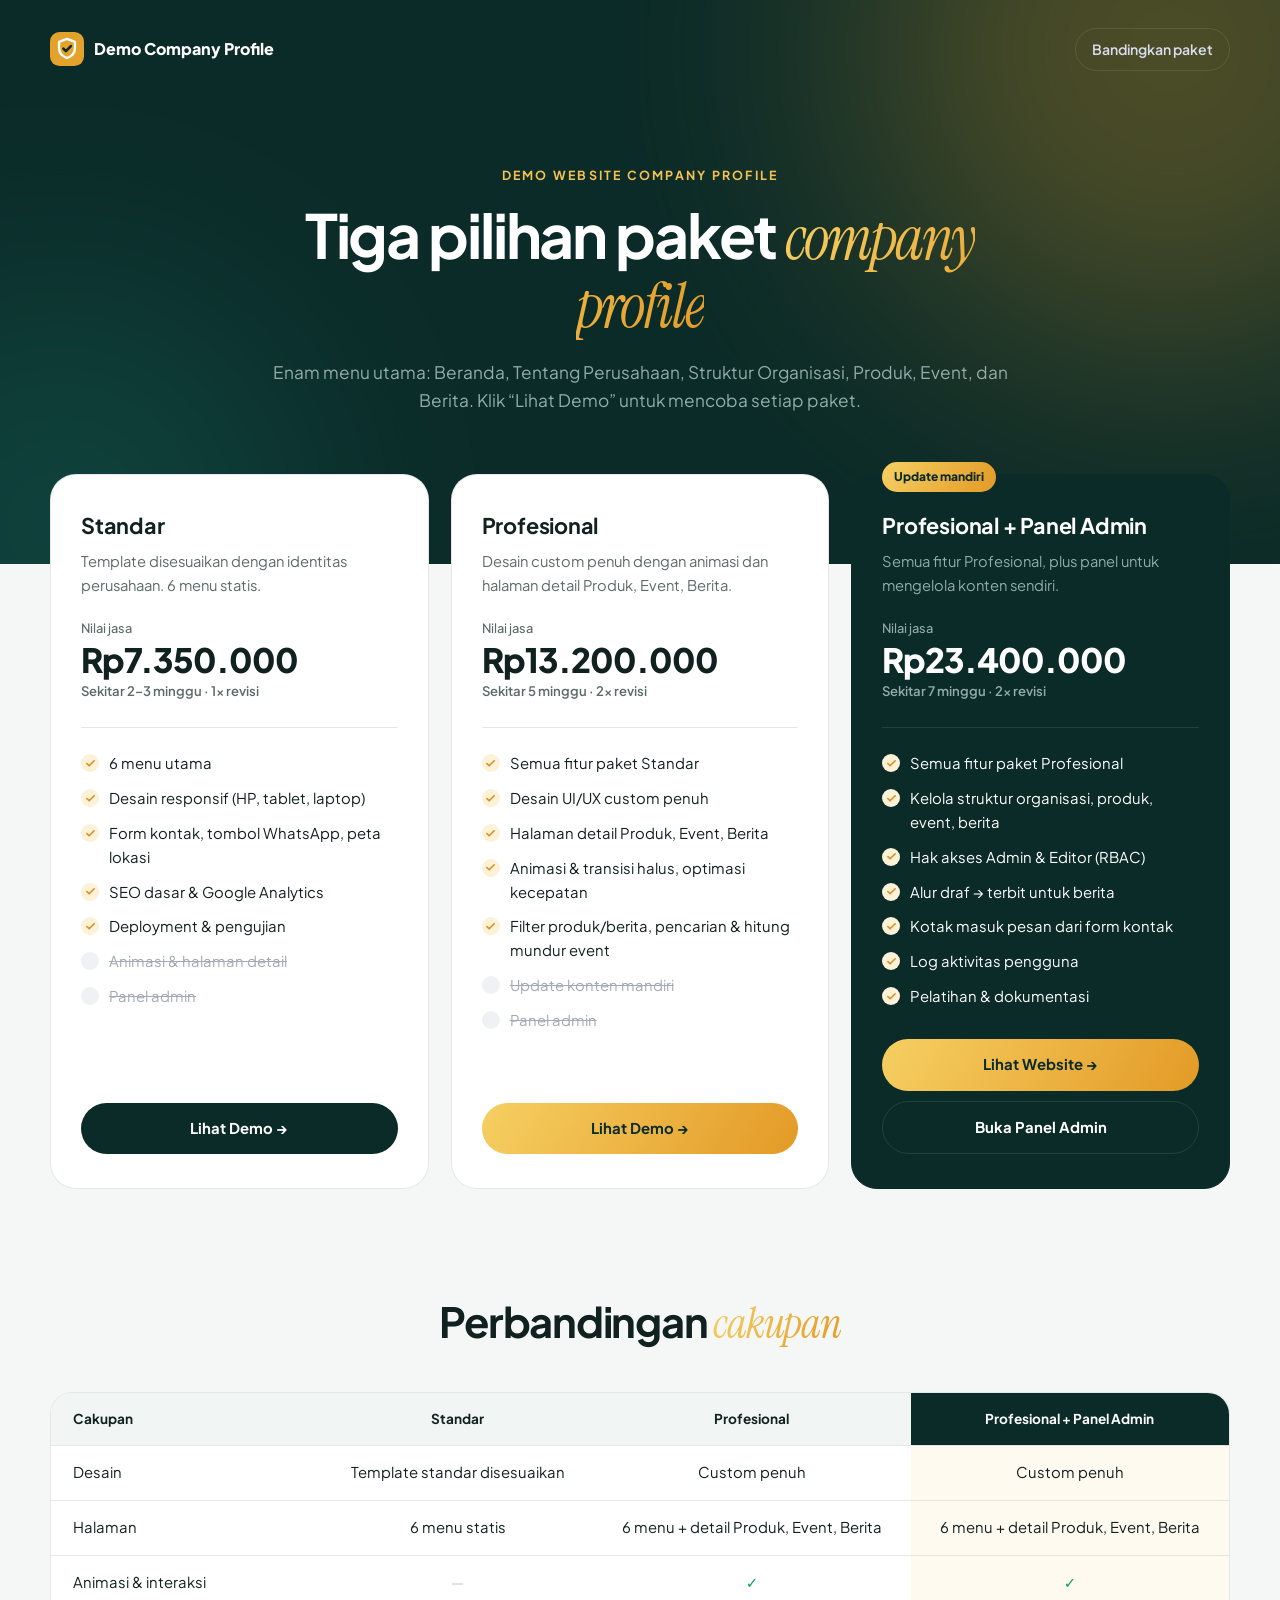
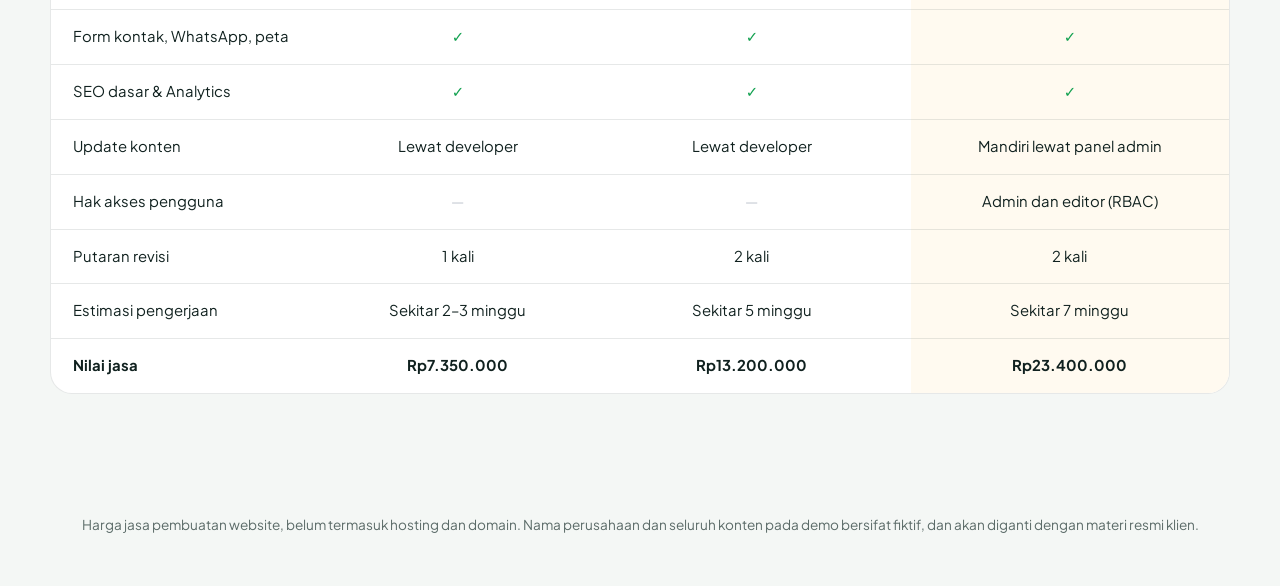
<file: index.html>
<!DOCTYPE html>
<html lang="id">
<head>
  <meta charset="utf-8">
  <meta name="viewport" content="width=device-width, initial-scale=1">
  <title>Demo Website Company Profile — 3 Paket</title>
  <meta name="description" content="Demo tiga paket website company profile.">
  <meta name="theme-color" content="#0b2b28">
  <meta name="robots" content="noindex">
  <link rel="preconnect" href="https://fonts.googleapis.com">
  <link rel="preconnect" href="https://fonts.gstatic.com" crossorigin>
  <link href="https://fonts.googleapis.com/css2?family=Instrument+Serif:ital@0;1&family=Plus+Jakarta+Sans:wght@400;500;600;700;800&display=swap" rel="stylesheet">
  <style>
    :root { --ink:#0b2b28; --ink-2:#0f3b38; --paper:#f4f7f5; --text:#10211f; --muted:#5b6b68; --muted-d:#93aca8; --line:rgba(16,33,31,.1); --line-d:rgba(255,255,255,.1); --grad:linear-gradient(120deg,#f6cf62,#e39a26); --ease:cubic-bezier(.2,.8,.2,1); }
    * { box-sizing:border-box; margin:0; padding:0; }
    body { font-family:'Plus Jakarta Sans',system-ui,sans-serif; background:var(--paper); color:var(--text); line-height:1.6; -webkit-font-smoothing:antialiased; }
    a { color:inherit; text-decoration:none; }
    .container { width:min(100% - 40px,1180px); margin-inline:auto; }
    .serif { font-family:'Instrument Serif',serif; font-style:italic; font-weight:400; background:var(--grad); -webkit-background-clip:text; background-clip:text; color:transparent; }
    header.top { background:var(--ink); color:#fff; padding:28px 0 150px; position:relative; overflow:hidden; }
    header.top::before { content:''; position:absolute; width:620px; height:620px; border-radius:50%; background:#e39a26; filter:blur(130px); opacity:.3; right:-200px; top:-260px; }
    header.top::after { content:''; position:absolute; width:480px; height:480px; border-radius:50%; background:#1f8a7c; filter:blur(120px); opacity:.25; left:-180px; bottom:-200px; }
    header.top > * { position:relative; z-index:1; }
    .bar { display:flex; justify-content:space-between; align-items:center; gap:16px; }
    .brand { display:flex; align-items:center; gap:10px; font-weight:800; }
    .brand svg { color:#e3a22b; }
    .bar a.ghost { border:1px solid var(--line-d); padding:9px 16px; border-radius:999px; font-size:.88rem; font-weight:600; color:#d7deec; }
    .intro { text-align:center; max-width:780px; margin:90px auto 0; }
    .eyebrow { display:inline-block; font-size:.78rem; font-weight:700; letter-spacing:.18em; text-transform:uppercase; color:#f4c152; margin-bottom:18px; }
    .intro h1 { font-size:clamp(2.2rem,5vw,3.8rem); line-height:1.05; letter-spacing:-.035em; }
    .intro p { color:var(--muted-d); font-size:1.08rem; margin-top:20px; }
    .plans { display:grid; grid-template-columns:repeat(3,1fr); gap:22px; margin-top:-90px; position:relative; z-index:2; }
    .plan { background:#fff; border:1px solid var(--line); border-radius:26px; padding:34px 30px; display:flex; flex-direction:column; transition:transform .5s var(--ease), box-shadow .5s; opacity:0; transform:translateY(30px); animation:up .9s var(--ease) forwards; }
    .plan:nth-child(2) { animation-delay:.1s; } .plan:nth-child(3) { animation-delay:.2s; }
    @keyframes up { to { opacity:1; transform:none; } }
    .plan:hover { transform:translateY(-8px); box-shadow:0 40px 70px -35px rgba(20,27,45,.35); }
    .plan.featured { background:var(--ink); color:#fff; border-color:var(--ink); position:relative; }
    .plan.featured::before { content:'Update mandiri'; position:absolute; top:-13px; left:30px; background:var(--grad); color:var(--ink); font-size:.75rem; font-weight:800; padding:5px 12px; border-radius:999px; }
    .plan h2 { font-size:1.35rem; letter-spacing:-.01em; }
    .plan .desc { color:var(--muted); font-size:.92rem; margin-top:6px; min-height:48px; }
    .plan.featured .desc, .plan.featured .price small, .plan.featured li.off { color:var(--muted-d); }
    .price { margin:24px 0 6px; font-size:2.1rem; font-weight:800; letter-spacing:-.03em; line-height:1; }
    .price .dur { display:block; font-size:.82rem; font-weight:600; color:var(--muted); letter-spacing:0; margin-top:8px; }
    .plan.featured .price .dur { color:var(--muted-d); }
    .price small { display:block; font-size:.8rem; font-weight:500; color:var(--muted); letter-spacing:0; margin-bottom:8px; }
    .plan ul { list-style:none; display:grid; gap:11px; margin:24px 0 30px; padding-top:24px; border-top:1px solid var(--line); font-size:.93rem; }
    .plan.featured ul { border-color:var(--line-d); }
    .plan li { display:flex; gap:10px; }
    .plan li::before { content:''; flex-shrink:0; width:18px; height:18px; margin-top:2px; border-radius:50%; background:#fdf1d8 url("data:image/svg+xml,%3Csvg xmlns='http://www.w3.org/2000/svg' viewBox='0 0 24 24' fill='none' stroke='%23d98e1c' stroke-width='3.5' stroke-linecap='round' stroke-linejoin='round'%3E%3Cpolyline points='20 6 9 17 4 12'/%3E%3C/svg%3E") center/11px no-repeat; }
    .plan li.off { color:#a3a9b6; text-decoration:line-through; }
    .plan li.off::before { background:#f0f1f4; }
    .btns { margin-top:auto; display:grid; gap:10px; }
    .btn { display:flex; align-items:center; justify-content:center; gap:8px; padding:14px; border-radius:999px; font-weight:700; font-size:.93rem; border:1px solid var(--line); transition:background .3s, transform .3s; }
    .btn:hover { transform:translateY(-2px); }
    .btn.sun { background:var(--grad); color:var(--ink); border:0; }
    .btn.dark { background:var(--ink); color:#fff; border:0; }
    .plan.featured .btn:not(.sun) { border-color:var(--line-d); color:#fff; }
    section.cmp { padding:110px 0 90px; }
    .cmp h2 { text-align:center; font-size:clamp(1.8rem,3.4vw,2.6rem); letter-spacing:-.03em; line-height:1.1; margin-bottom:44px; }
    .tbl { overflow-x:auto; background:#fff; border:1px solid var(--line); border-radius:22px; }
    table { width:100%; border-collapse:collapse; min-width:640px; font-size:.93rem; }
    th, td { padding:15px 22px; text-align:center; border-bottom:1px solid var(--line); }
    th:first-child, td:first-child { text-align:left; }
    thead th { font-size:.85rem; background:#f1f6f4; }
    thead th.hl { background:var(--ink); color:#fff; }
    td.hl { background:#fffaf0; }
    tbody tr:last-child td { border-bottom:0; }
    .y { color:#12a150; font-weight:800; } .n { color:#c2c7d0; }
    footer { text-align:center; color:var(--muted); font-size:.85rem; padding:30px 0 50px; }
    @media (max-width:960px) { .plans { grid-template-columns:1fr; max-width:520px; margin-inline:auto; } .plan .desc { min-height:0; } }
  </style>
</head>
<body>
  <header class="top">
    <div class="container bar">
      <div class="brand"><svg width="34" height="34" viewBox="0 0 32 32"><rect width="32" height="32" rx="9" fill="currentColor"/><path d="M16 6.5l7.5 2.8v5.6c0 4.7-3.2 8.2-7.5 9.6-4.3-1.4-7.5-4.9-7.5-9.6V9.3z" stroke="#fff" stroke-width="2.2" fill="none" stroke-linejoin="round"/><path d="M12.6 15.6l2.4 2.4 4.6-4.8" stroke="#0b2b28" stroke-width="2.4" fill="none" stroke-linecap="round" stroke-linejoin="round"/></svg>Demo Company Profile</div>
      <a class="ghost" href="#banding">Bandingkan paket</a>
    </div>
    <div class="container intro">
      <span class="eyebrow">Demo Website Company Profile</span>
      <h1>Tiga pilihan paket <span class="serif">company profile</span></h1>
      <p>Enam menu utama: Beranda, Tentang Perusahaan, Struktur Organisasi, Produk, Event, dan Berita. Klik “Lihat Demo” untuk mencoba setiap paket.</p>
    </div>
  </header>

  <main class="container">
    <div class="plans">
      <article class="plan">
        <h2>Standar</h2>
        <p class="desc">Template disesuaikan dengan identitas perusahaan. 6 menu statis.</p>
        <div class="price"><small>Nilai jasa</small>Rp7.350.000<span class="dur">Sekitar 2–3 minggu · 1× revisi</span></div>
        <ul>
          <li>6 menu utama</li>
          <li>Desain responsif (HP, tablet, laptop)</li>
          <li>Form kontak, tombol WhatsApp, peta lokasi</li>
          <li>SEO dasar & Google Analytics</li>
          <li>Deployment & pengujian</li>
          <li class="off">Animasi & halaman detail</li>
          <li class="off">Panel admin</li>
        </ul>
        <div class="btns"><a class="btn dark" href="standard/">Lihat Demo →</a></div>
      </article>

      <article class="plan">
        <h2>Profesional</h2>
        <p class="desc">Desain custom penuh dengan animasi dan halaman detail Produk, Event, Berita.</p>
        <div class="price"><small>Nilai jasa</small>Rp13.200.000<span class="dur">Sekitar 5 minggu · 2× revisi</span></div>
        <ul>
          <li>Semua fitur paket Standar</li>
          <li>Desain UI/UX custom penuh</li>
          <li>Halaman detail Produk, Event, Berita</li>
          <li>Animasi & transisi halus, optimasi kecepatan</li>
          <li>Filter produk/berita, pencarian & hitung mundur event</li>
          <li class="off">Update konten mandiri</li>
          <li class="off">Panel admin</li>
        </ul>
        <div class="btns"><a class="btn sun" href="profesional/">Lihat Demo →</a></div>
      </article>

      <article class="plan featured">
        <h2>Profesional + Panel Admin</h2>
        <p class="desc">Semua fitur Profesional, plus panel untuk mengelola konten sendiri.</p>
        <div class="price"><small>Nilai jasa</small>Rp23.400.000<span class="dur">Sekitar 7 minggu · 2× revisi</span></div>
        <ul>
          <li>Semua fitur paket Profesional</li>
          <li>Kelola struktur organisasi, produk, event, berita</li>
          <li>Hak akses Admin & Editor (RBAC)</li>
          <li>Alur draf → terbit untuk berita</li>
          <li>Kotak masuk pesan dari form kontak</li>
          <li>Log aktivitas pengguna</li>
          <li>Pelatihan & dokumentasi</li>
        </ul>
        <div class="btns"><a class="btn sun" href="profesional-admin/">Lihat Website →</a><a class="btn" href="admin/">Buka Panel Admin</a></div>
      </article>
    </div>

    <section class="cmp" id="banding">
      <h2>Perbandingan <span class="serif">cakupan</span></h2>
      <div class="tbl"><table>
        <thead><tr><th>Cakupan</th><th>Standar</th><th>Profesional</th><th class="hl">Profesional + Panel Admin</th></tr></thead>
        <tbody>
          <tr><td>Desain</td><td>Template standar disesuaikan</td><td>Custom penuh</td><td class="hl">Custom penuh</td></tr>
          <tr><td>Halaman</td><td>6 menu statis</td><td>6 menu + detail Produk, Event, Berita</td><td class="hl">6 menu + detail Produk, Event, Berita</td></tr>
          <tr><td>Animasi & interaksi</td><td class="n">—</td><td class="y">✓</td><td class="hl y">✓</td></tr>
          <tr><td>Form kontak, WhatsApp, peta</td><td class="y">✓</td><td class="y">✓</td><td class="hl y">✓</td></tr>
          <tr><td>SEO dasar & Analytics</td><td class="y">✓</td><td class="y">✓</td><td class="hl y">✓</td></tr>
          <tr><td>Update konten</td><td>Lewat developer</td><td>Lewat developer</td><td class="hl">Mandiri lewat panel admin</td></tr>
          <tr><td>Hak akses pengguna</td><td class="n">—</td><td class="n">—</td><td class="hl">Admin dan editor (RBAC)</td></tr>
          <tr><td>Putaran revisi</td><td>1 kali</td><td>2 kali</td><td class="hl">2 kali</td></tr>
          <tr><td>Estimasi pengerjaan</td><td>Sekitar 2–3 minggu</td><td>Sekitar 5 minggu</td><td class="hl">Sekitar 7 minggu</td></tr>
          <tr><td><b>Nilai jasa</b></td><td><b>Rp7.350.000</b></td><td><b>Rp13.200.000</b></td><td class="hl"><b>Rp23.400.000</b></td></tr>
        </tbody>
      </table></div>
    </section>
  </main>
  <footer>Harga jasa pembuatan website, belum termasuk hosting dan domain. Nama perusahaan dan seluruh konten pada demo bersifat fiktif, dan akan diganti dengan materi resmi klien.</footer>
</body>
</html>
</file>
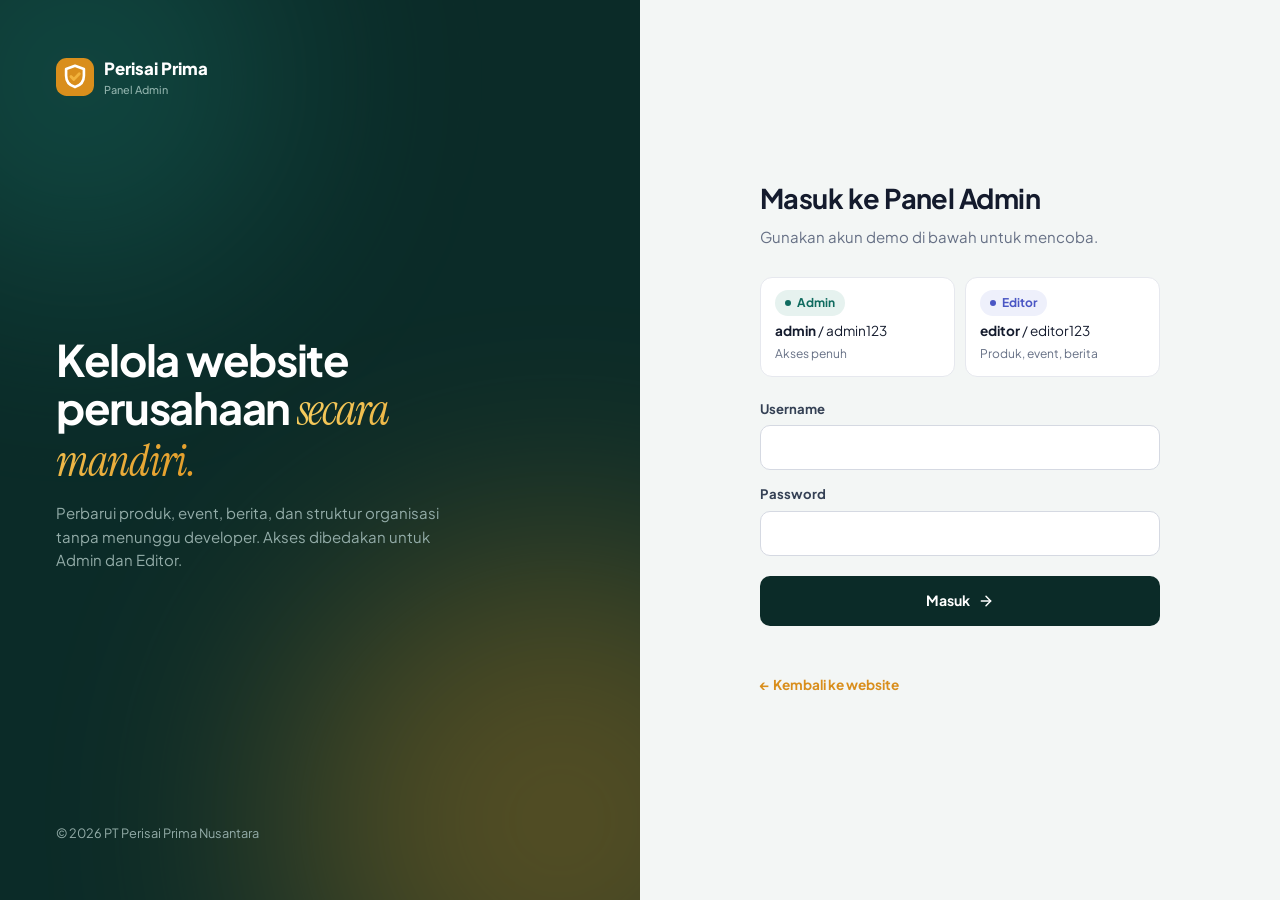
<file: admin/index.html>
<!DOCTYPE html>
<html lang="id">
<head>
  <meta charset="utf-8">
  <meta name="viewport" content="width=device-width, initial-scale=1">
  <title>Panel Admin — PT Perisai Prima Nusantara</title>
  <meta name="robots" content="noindex, nofollow">
  <meta name="theme-color" content="#0b2b28">
  <link rel="preconnect" href="https://fonts.googleapis.com">
  <link rel="preconnect" href="https://fonts.gstatic.com" crossorigin>
  <link href="https://fonts.googleapis.com/css2?family=Instrument+Serif:ital@0;1&family=Plus+Jakarta+Sans:wght@400;500;600;700;800&display=swap" rel="stylesheet">
  <link rel="stylesheet" href="../assets/css/admin.css">
</head>
<body>
  <div id="root"></div>
  <script src="../assets/js/data.js"></script>
  <script src="../assets/js/admin.js"></script>
</body>
</html>
</file>
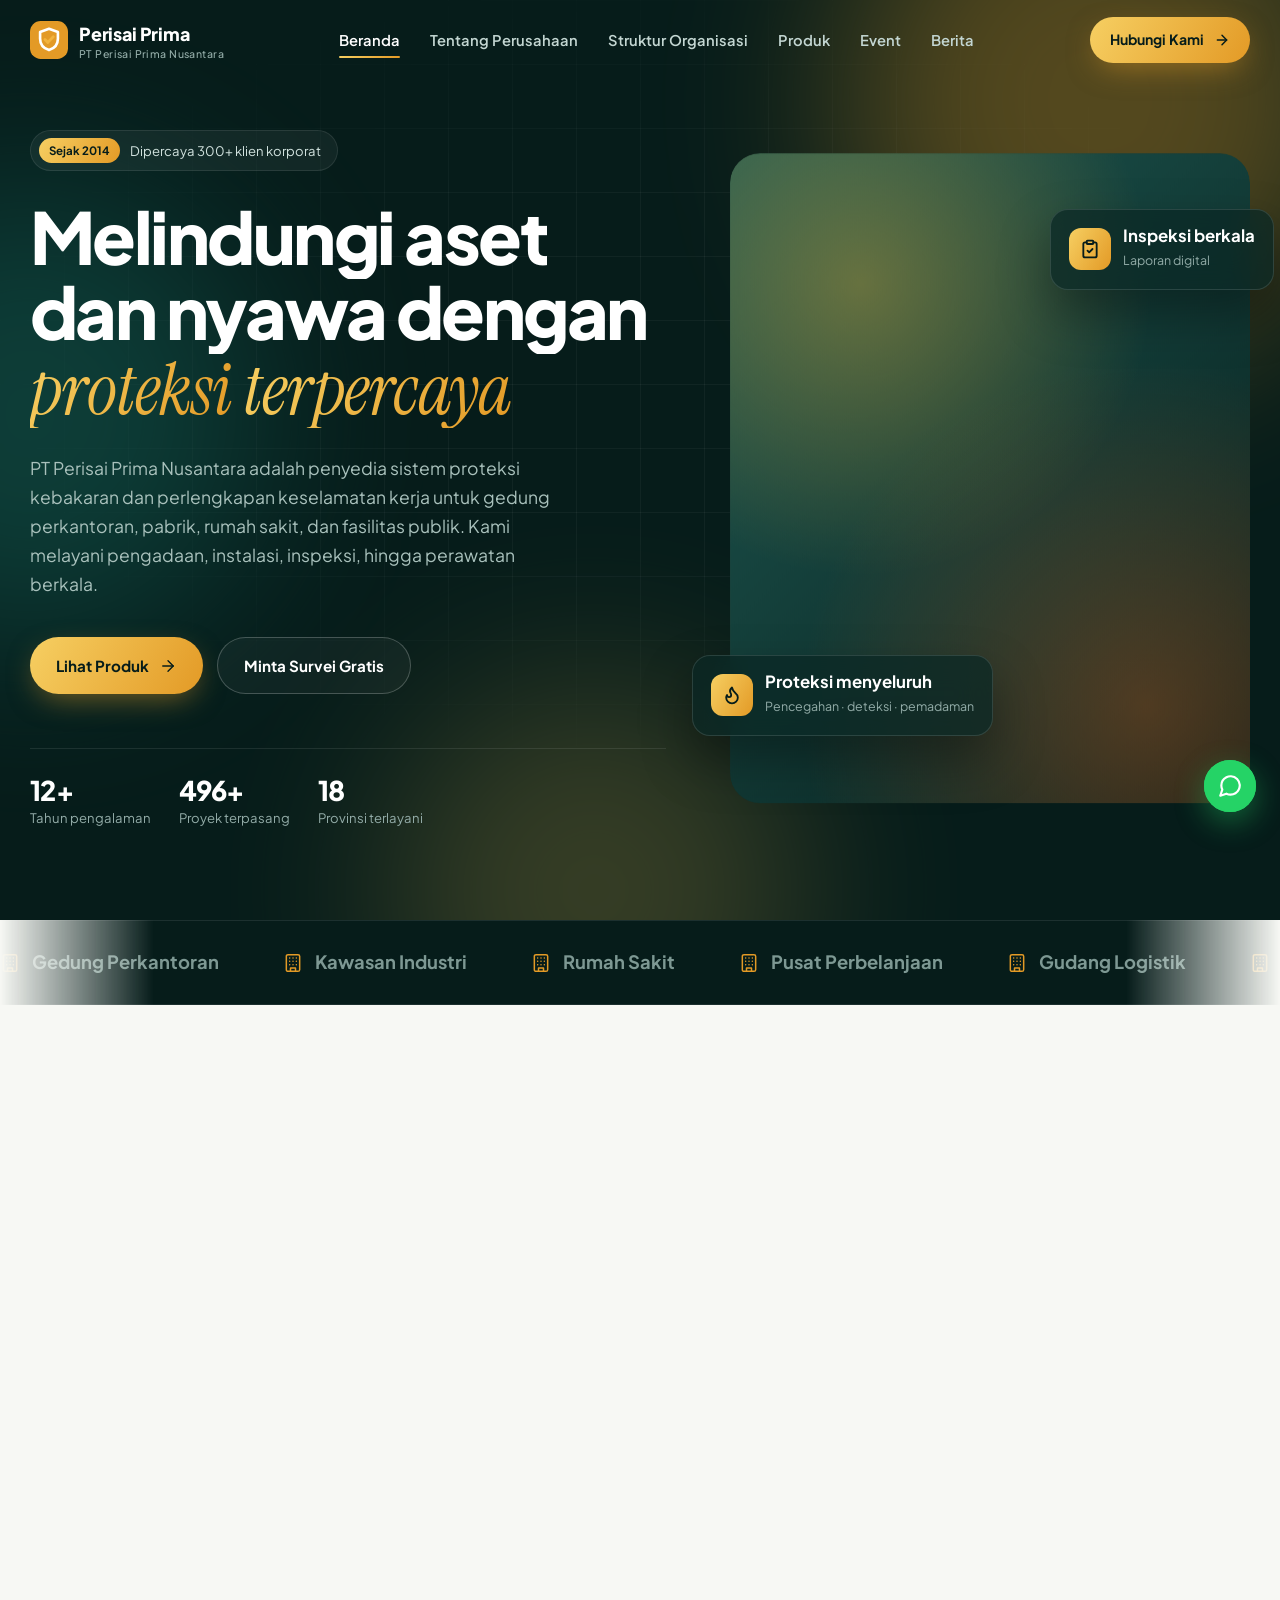
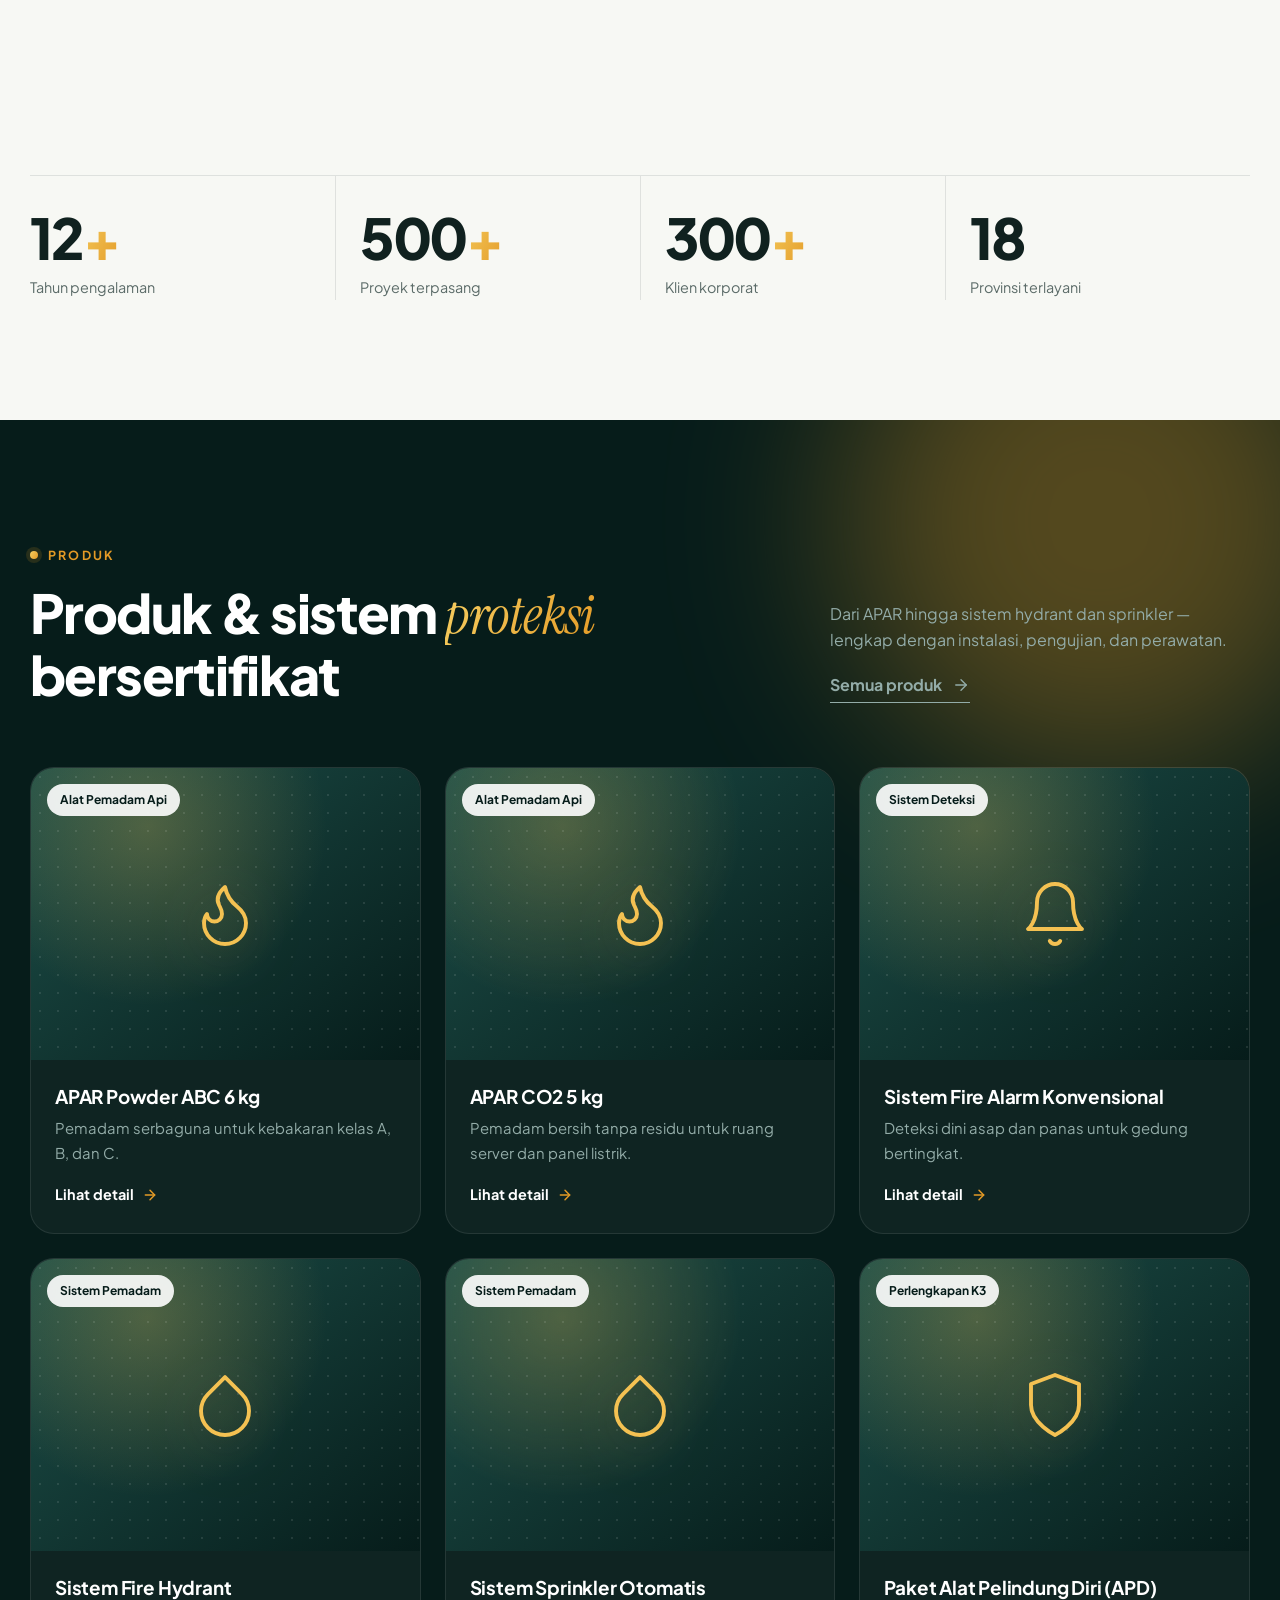
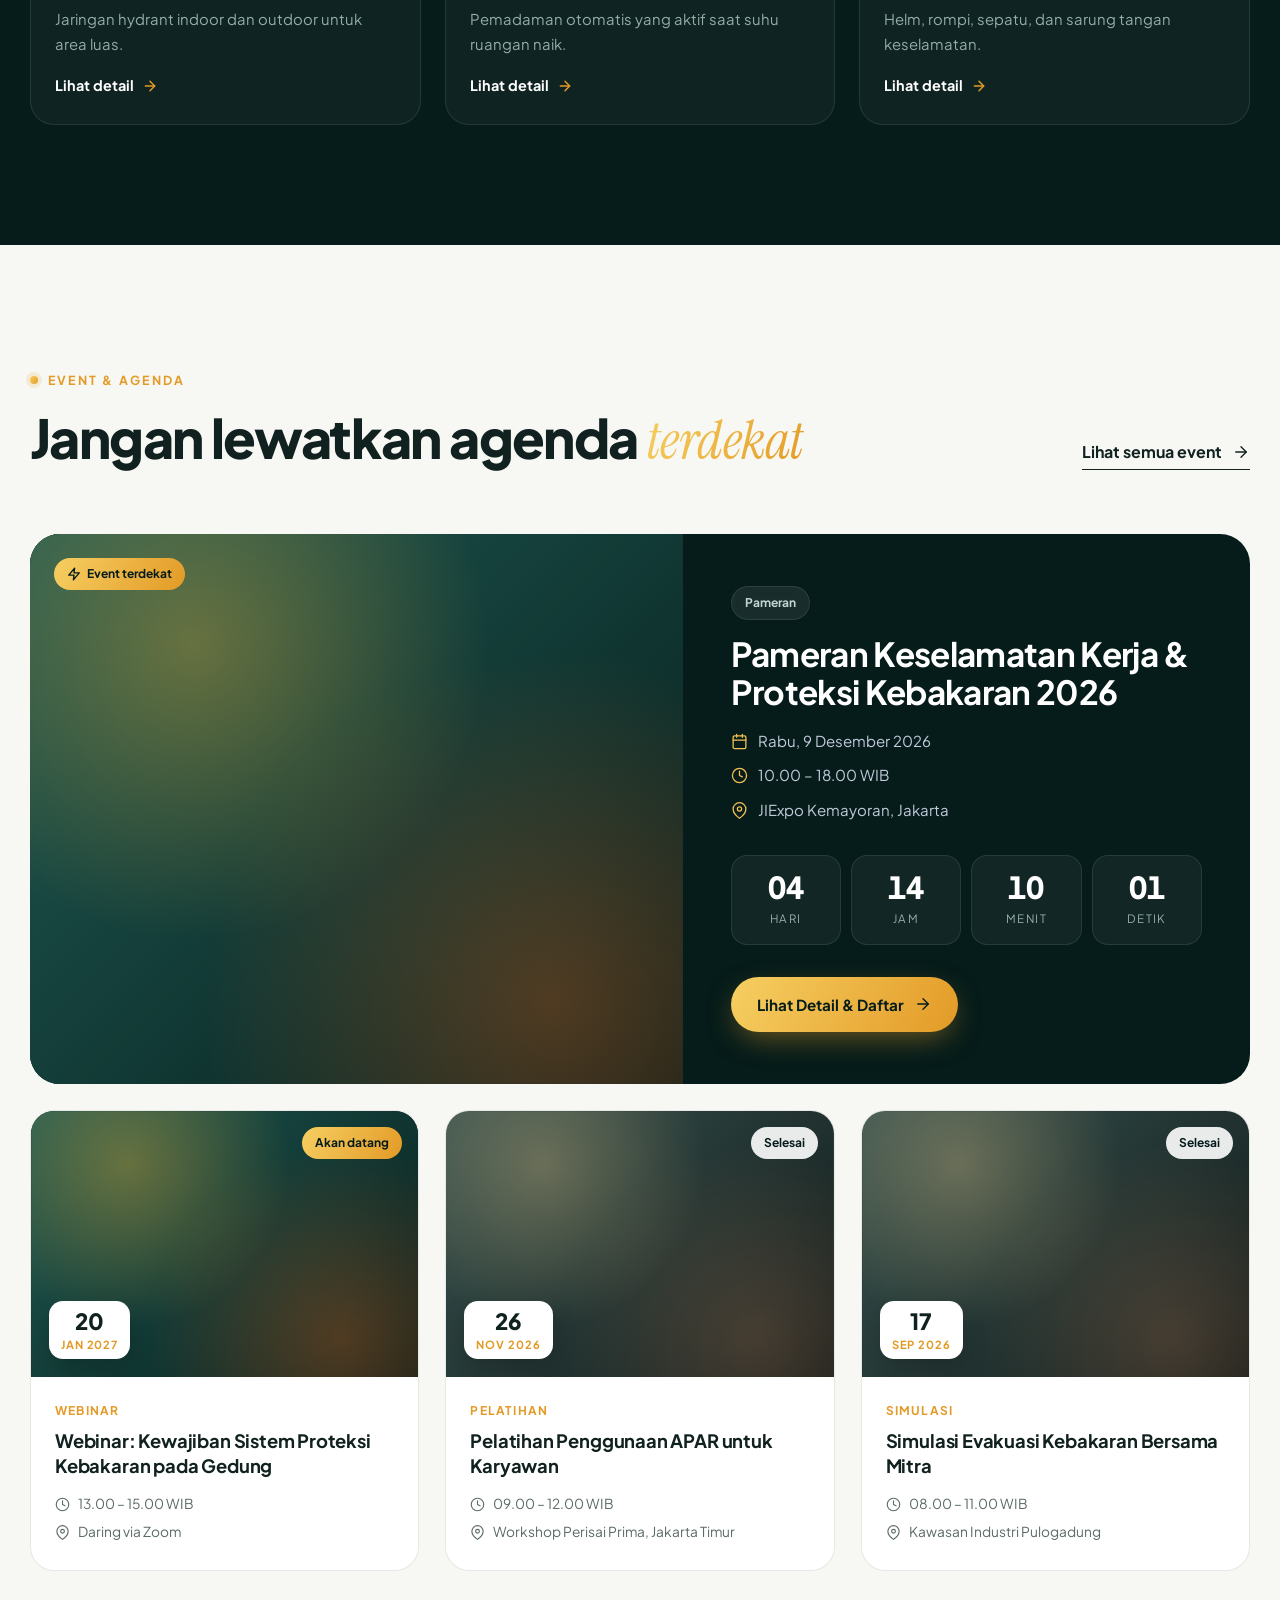
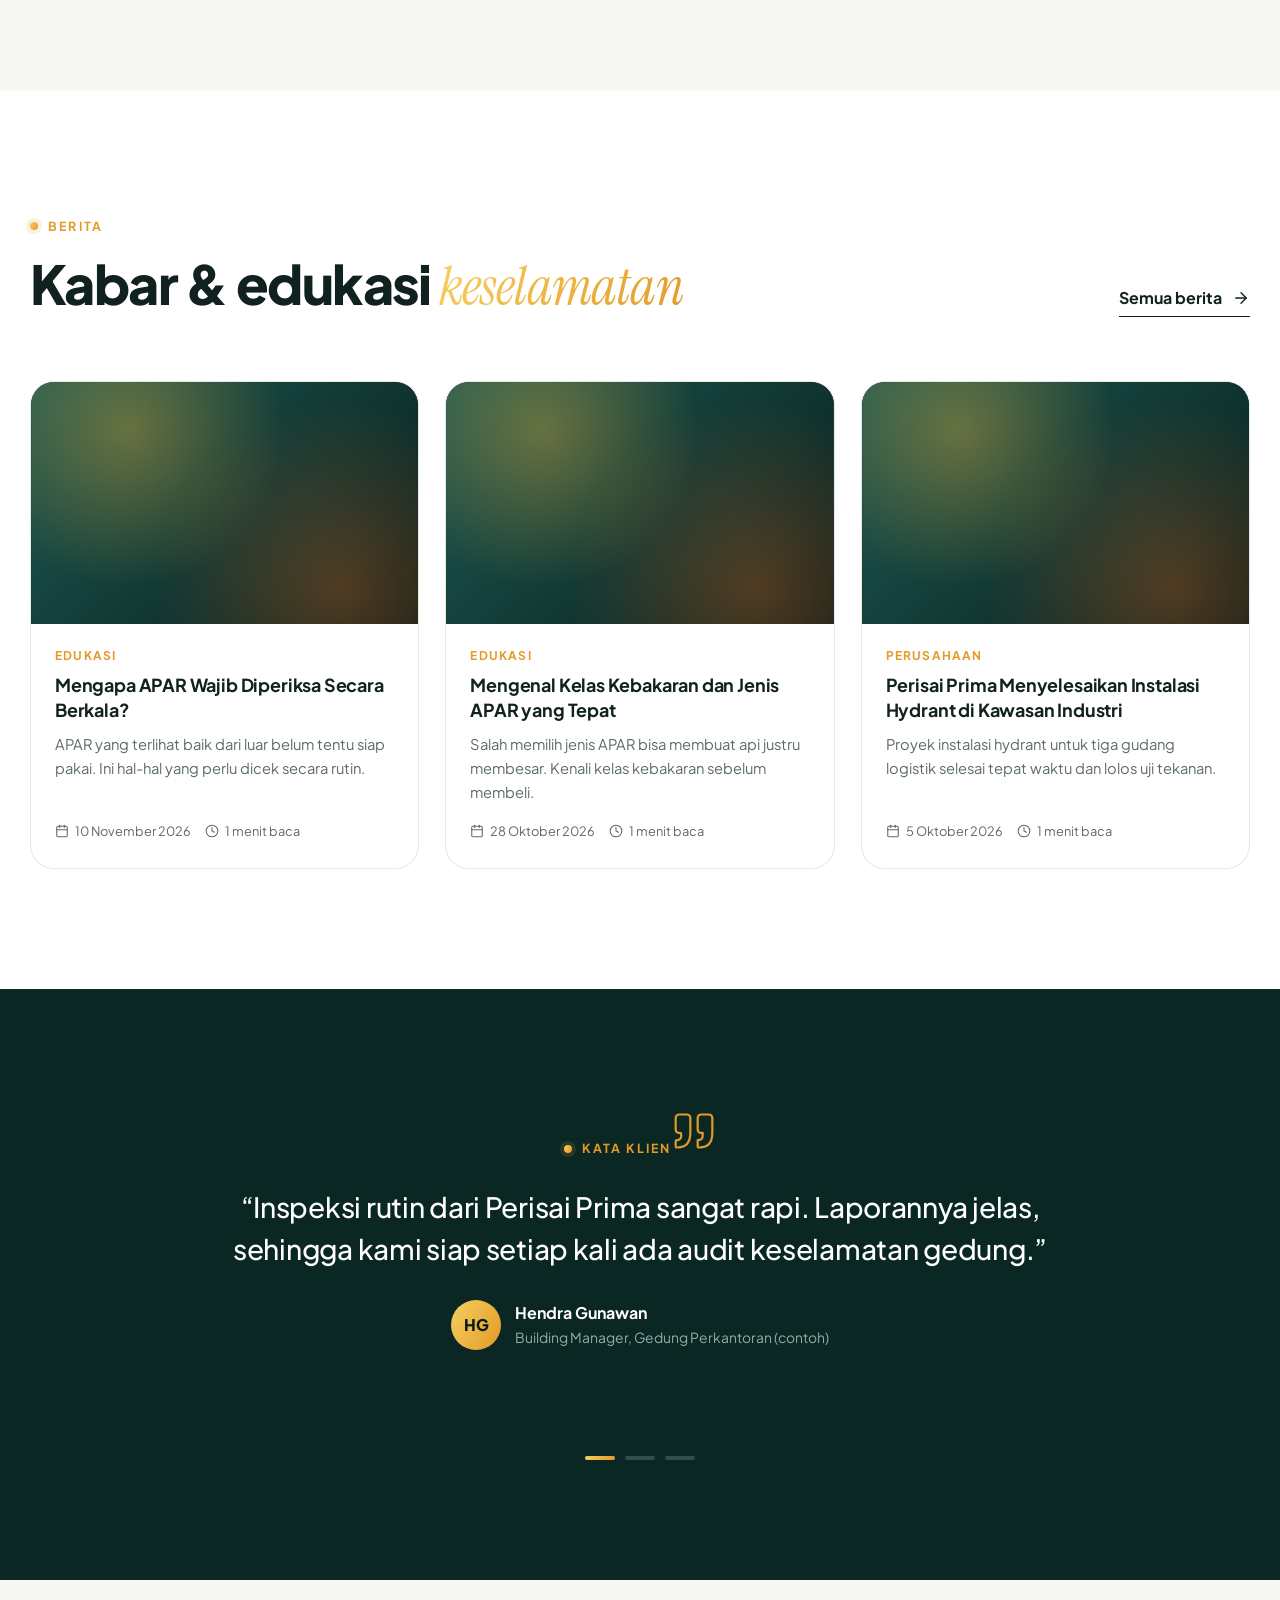
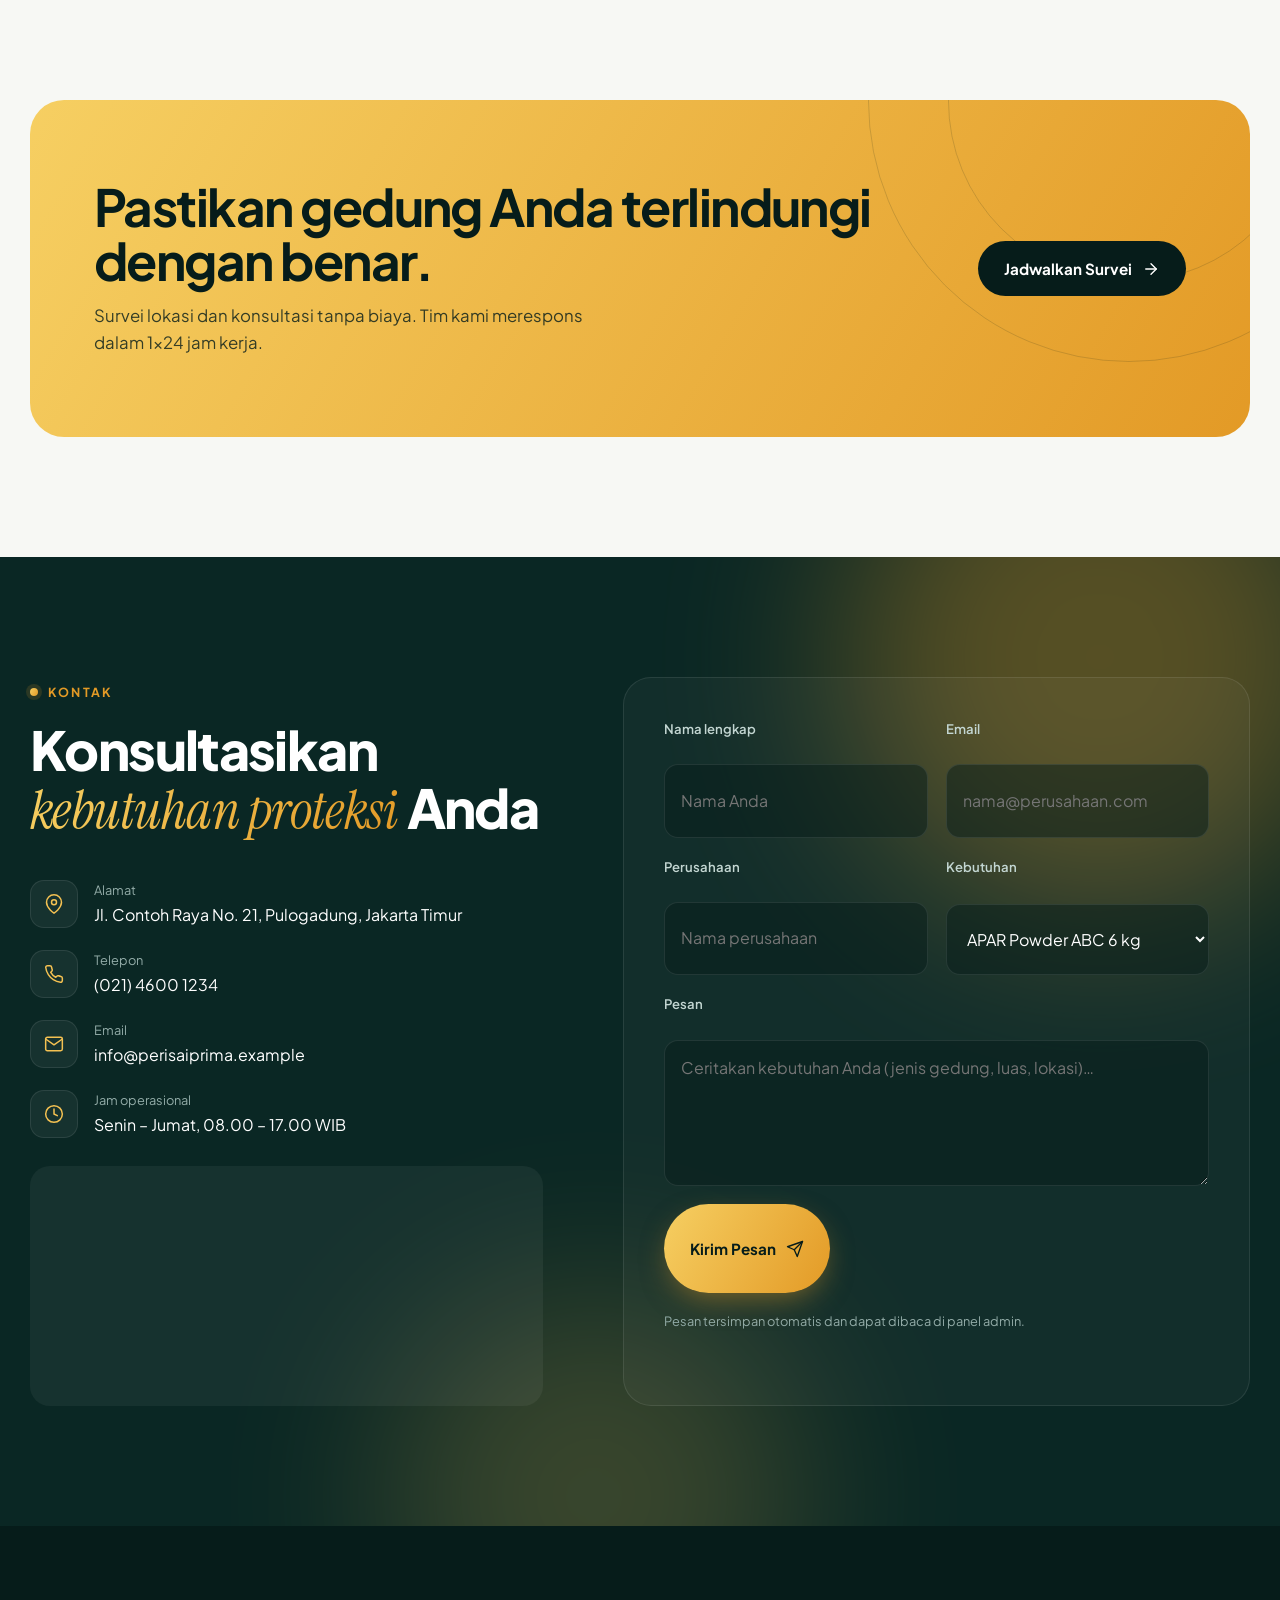
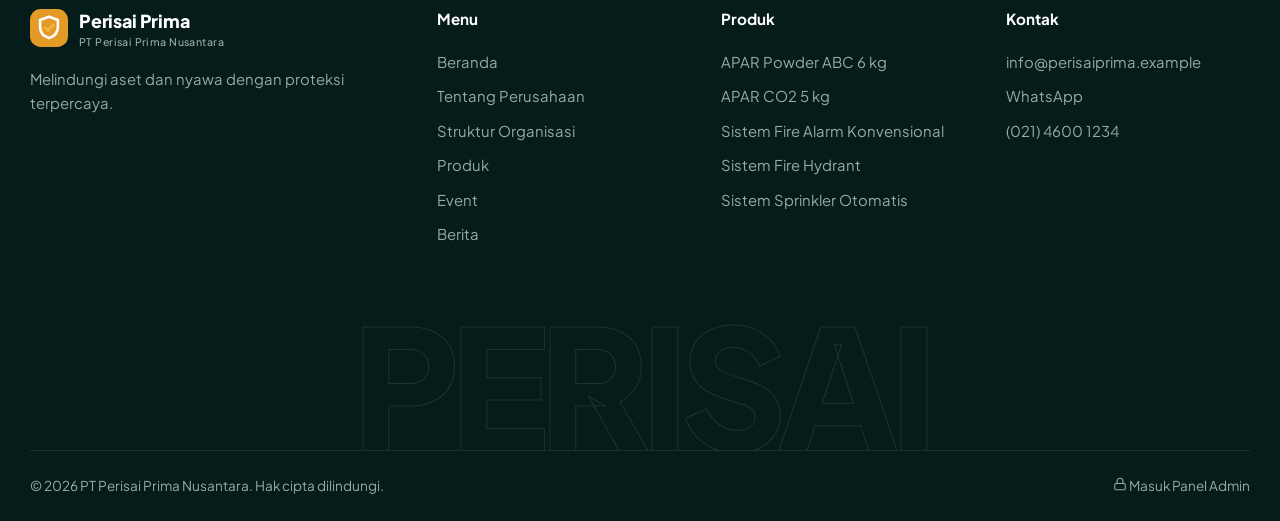
<file: profesional-admin/index.html>
<!DOCTYPE html>
<html lang="id">
<head>
  <meta charset="utf-8">
  <meta name="viewport" content="width=device-width, initial-scale=1">
  <title>PT Perisai Prima Nusantara — Solusi Proteksi Kebakaran & Keselamatan Kerja</title>
  <meta name="description" content="PT Perisai Prima Nusantara — penyedia sistem proteksi kebakaran dan perlengkapan keselamatan kerja: APAR, fire alarm, hydrant, sprinkler, dan APD.">
  <meta name="theme-color" content="#061c1a">
  <meta property="og:type" content="website">
  <meta property="og:title" content="PT Perisai Prima Nusantara">
  <meta property="og:description" content="Solusi proteksi kebakaran dan keselamatan kerja.">
  <!-- SEO dasar: ganti href canonical dengan domain resmi -->
  <link rel="canonical" href="https://www.perisaiprima.example/">
  <script type="application/ld+json">{"@context":"https://schema.org","@type":"Organization","name":"PT Perisai Prima Nusantara","url":"https://www.perisaiprima.example/","telephone":"(021) 4600 1234","email":"info@perisaiprima.example"}</script>
  <!-- Google Analytics 4: aktifkan dengan mengganti G-XXXXXXXXXX lalu hapus komentar
  <script async src="https://www.googletagmanager.com/gtag/js?id=G-XXXXXXXXXX"></script>
  <script>window.dataLayer=window.dataLayer||[];function gtag(){dataLayer.push(arguments);}gtag('js',new Date());gtag('config','G-XXXXXXXXXX');</script>
  -->
  <link rel="preconnect" href="https://fonts.googleapis.com">
  <link rel="preconnect" href="https://fonts.gstatic.com" crossorigin>
  <link href="https://fonts.googleapis.com/css2?family=Instrument+Serif:ital@0;1&family=Plus+Jakarta+Sans:wght@400;500;600;700;800&display=swap" rel="stylesheet">
  <link rel="stylesheet" href="../assets/css/pro.css">
</head>
<body>
  <div class="preloader" id="preloader">
    <div class="pl-inner">
      <svg class="logo-mark" width="58" height="58" viewBox="0 0 32 32" aria-hidden="true"><rect width="32" height="32" rx="9" fill="currentColor"/><path d="M16 6.5l7.5 2.8v5.6c0 4.7-3.2 8.2-7.5 9.6-4.3-1.4-7.5-4.9-7.5-9.6V9.3z" stroke="#fff" stroke-width="2.2" fill="none" stroke-linejoin="round"/><path d="M12.6 15.6l2.4 2.4 4.6-4.8" stroke="#f2b33d" stroke-width="2.4" fill="none" stroke-linecap="round" stroke-linejoin="round"/></svg>
      <div class="pl-name">Perisai Prima</div>
      <div class="pl-bar"><span></span></div>
    </div>
  </div>
  <div class="progress" id="progress"></div>
  <div class="curtain" id="curtain"><svg class="logo-mark" width="54" height="54" viewBox="0 0 32 32" aria-hidden="true"><rect width="32" height="32" rx="9" fill="currentColor"/><path d="M16 6.5l7.5 2.8v5.6c0 4.7-3.2 8.2-7.5 9.6-4.3-1.4-7.5-4.9-7.5-9.6V9.3z" stroke="#fff" stroke-width="2.2" fill="none" stroke-linejoin="round"/><path d="M12.6 15.6l2.4 2.4 4.6-4.8" stroke="#f2b33d" stroke-width="2.4" fill="none" stroke-linecap="round" stroke-linejoin="round"/></svg></div>

  <header class="site-header" id="header"></header>
  <div class="mobile-menu" id="mobileMenu"></div>

  <main id="app"></main>

  <section class="contact" id="kontak"></section>
  <footer class="site-footer" id="footer"></footer>

  <div class="toast" id="toast" role="status" aria-live="polite"></div>
  <a class="wa-float" id="waFloat" href="#" target="_blank" rel="noopener" aria-label="Chat WhatsApp"><svg width="26" height="26" viewBox="0 0 24 24" fill="none" stroke="currentColor" stroke-width="2" stroke-linecap="round" stroke-linejoin="round"><path d="M21 11.5a8.38 8.38 0 0 1-.9 3.8 8.5 8.5 0 0 1-7.6 4.7 8.38 8.38 0 0 1-3.8-.9L3 21l1.9-5.7a8.38 8.38 0 0 1-.9-3.8 8.5 8.5 0 0 1 4.7-7.6 8.38 8.38 0 0 1 3.8-.9h.5a8.48 8.48 0 0 1 8 8v.5z"/></svg></a>
  <button class="to-top" id="toTop" aria-label="Kembali ke atas"><svg class="ring-p" width="54" height="54" viewBox="0 0 54 54"><circle cx="27" cy="27" r="25"/></svg><svg width="20" height="20" viewBox="0 0 24 24" fill="none" stroke="currentColor" stroke-width="2.2" stroke-linecap="round" stroke-linejoin="round"><polyline points="18 15 12 9 6 15"/></svg></button>

  <script src="../assets/js/data.js"></script>
  <script>window.CP_USE_STORE = true;</script>
  <script src="../assets/js/pro.js"></script>
</body>
</html>
</file>
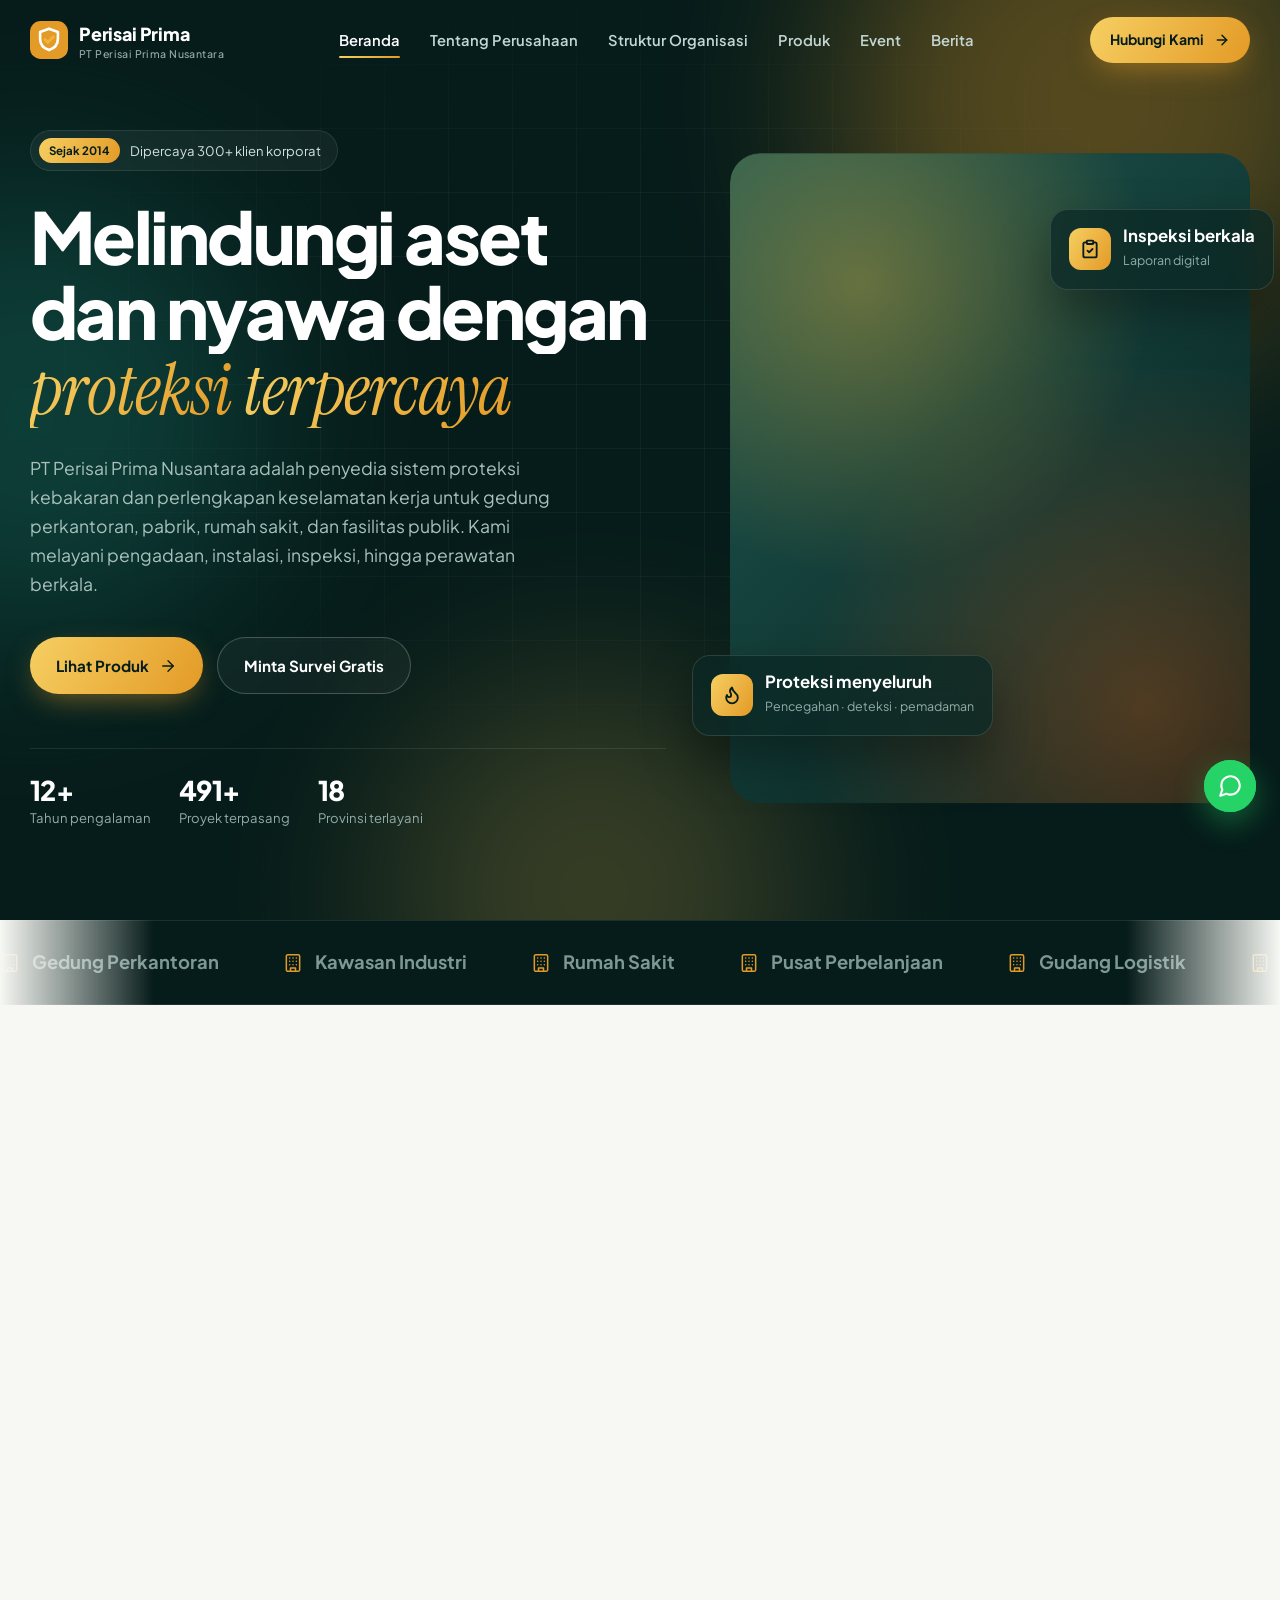
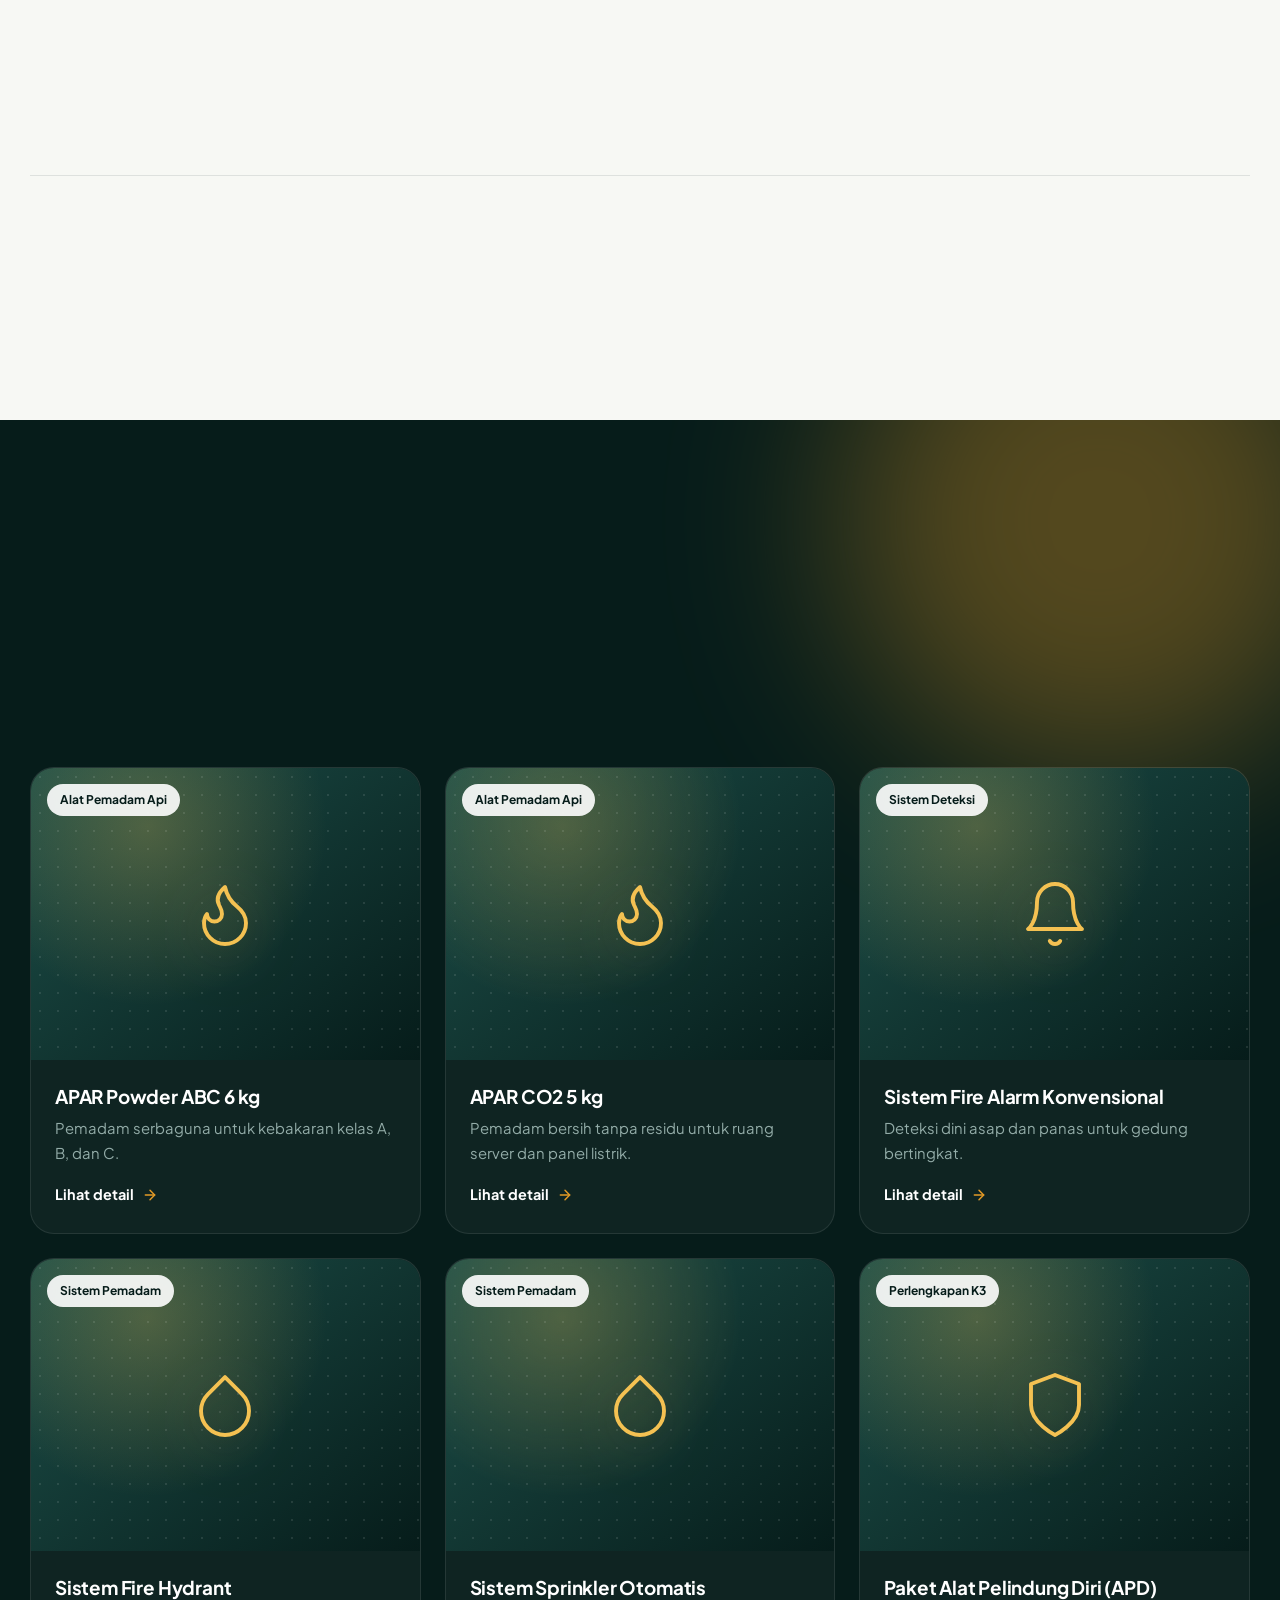
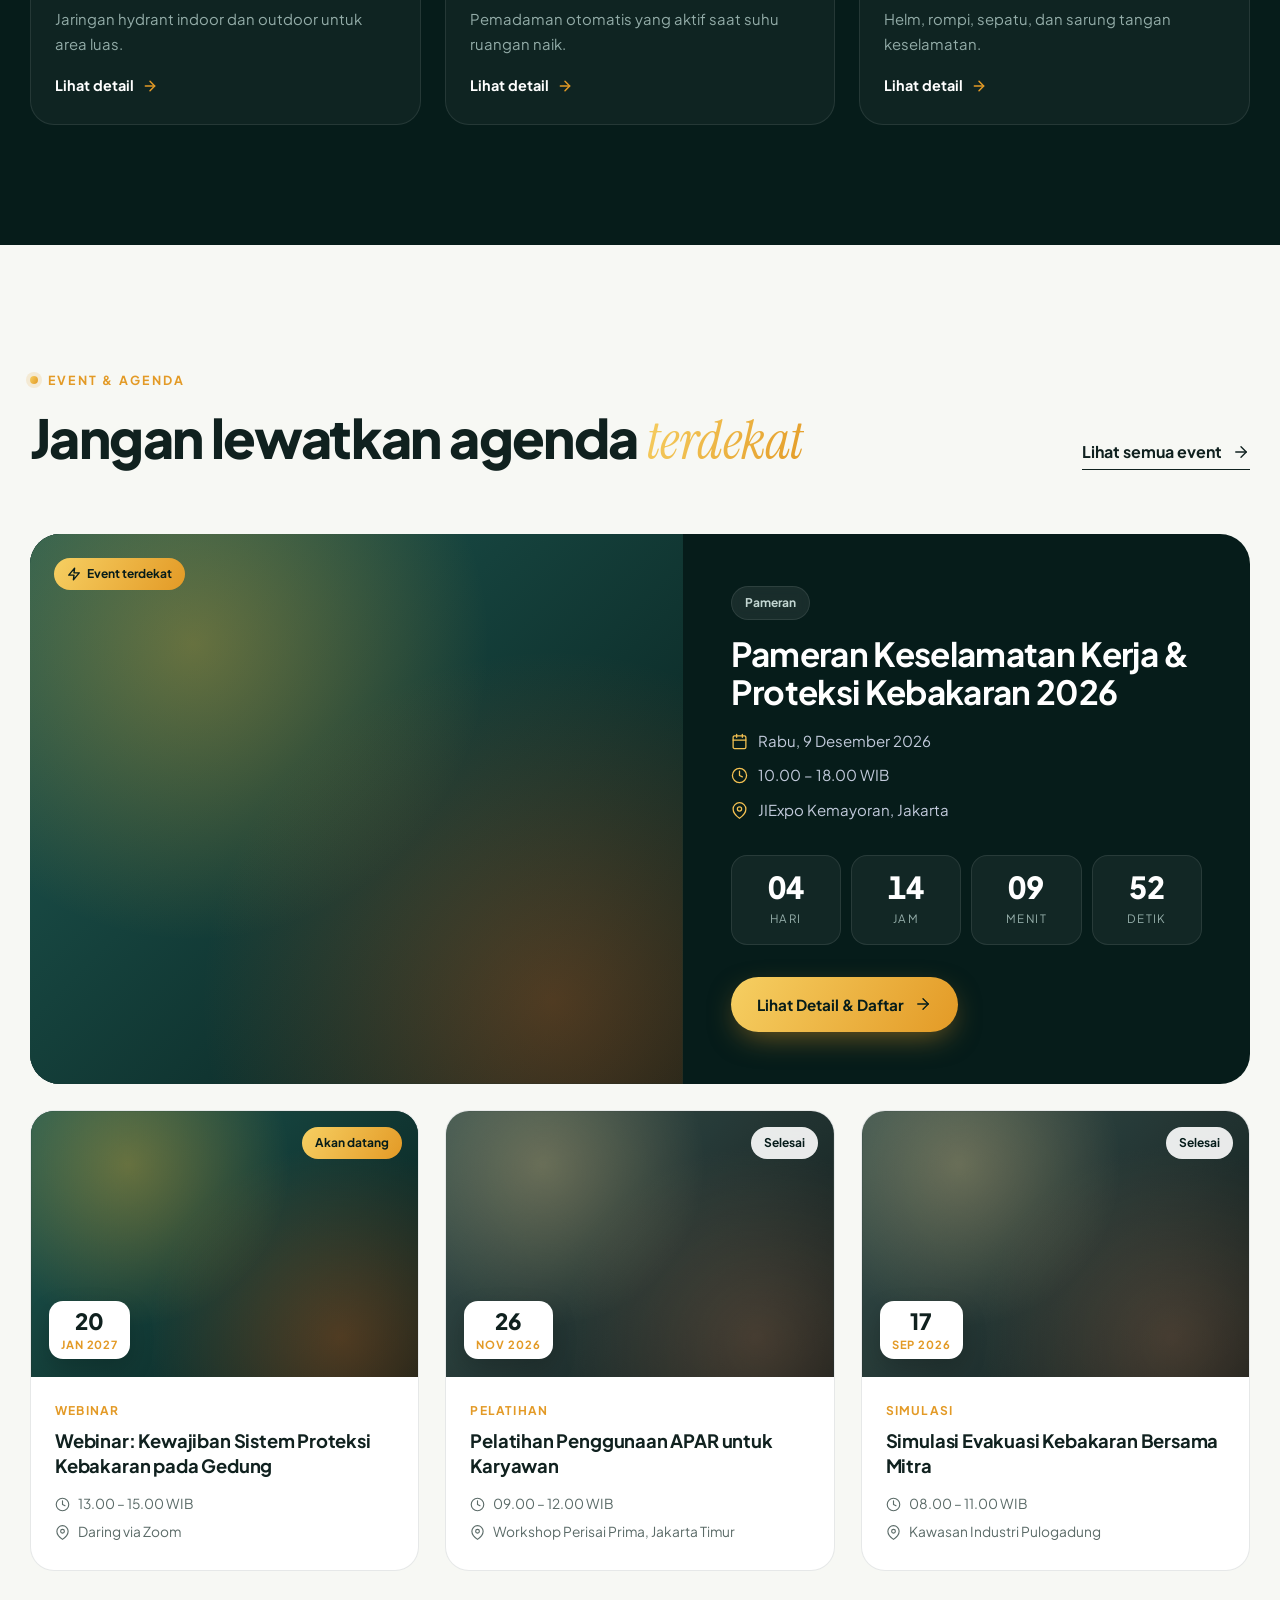
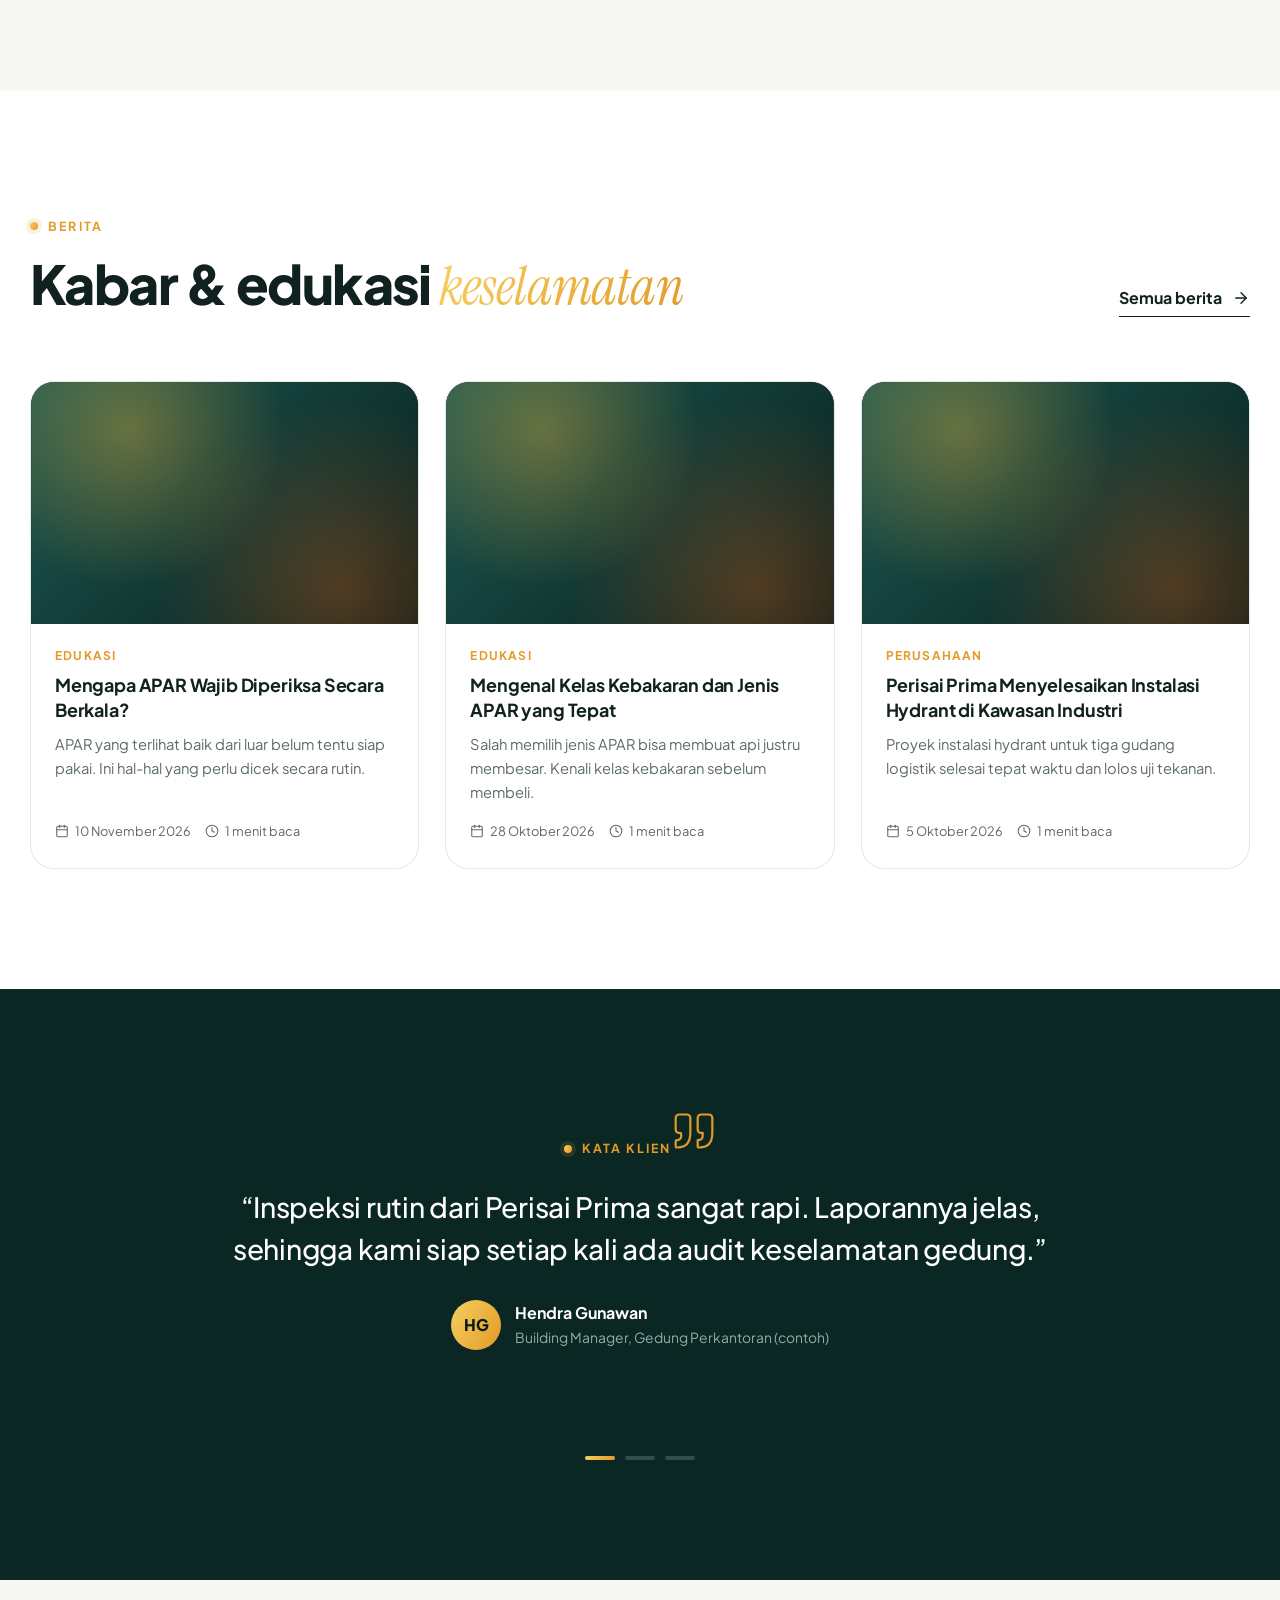
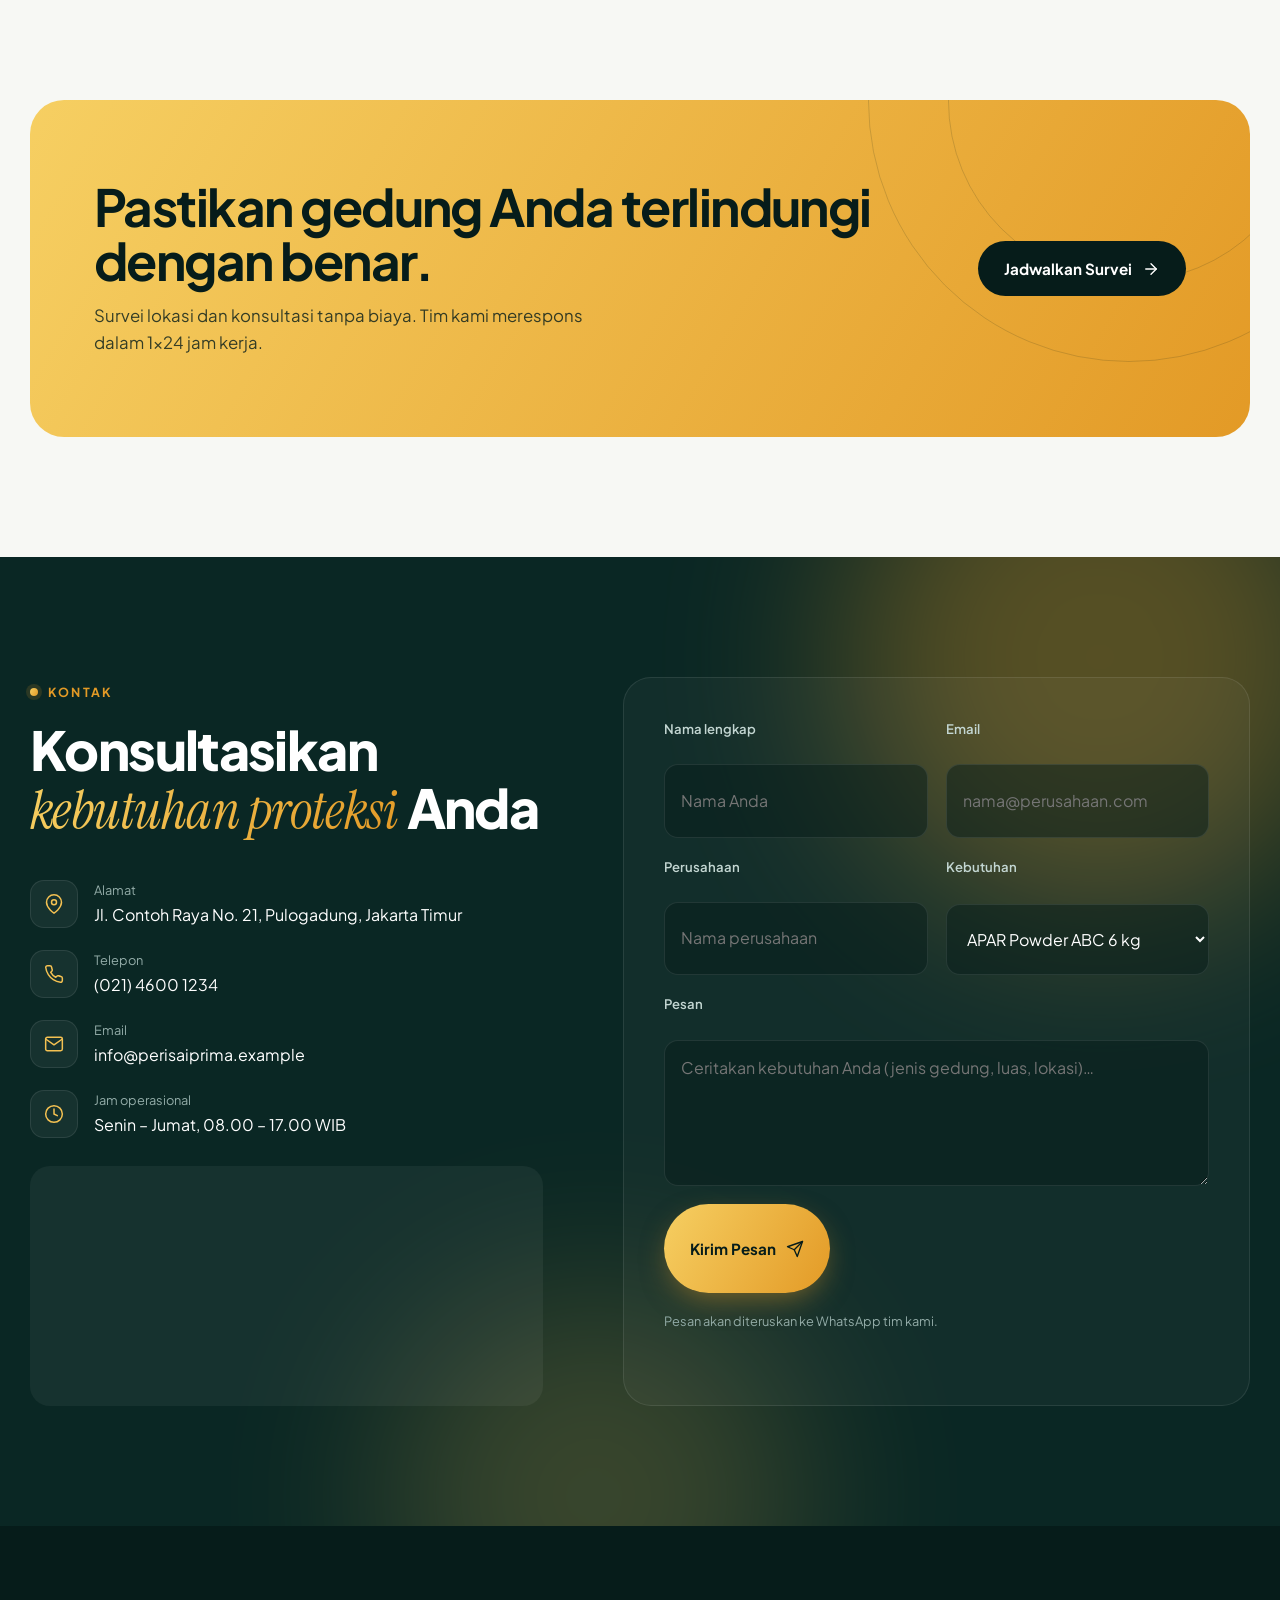
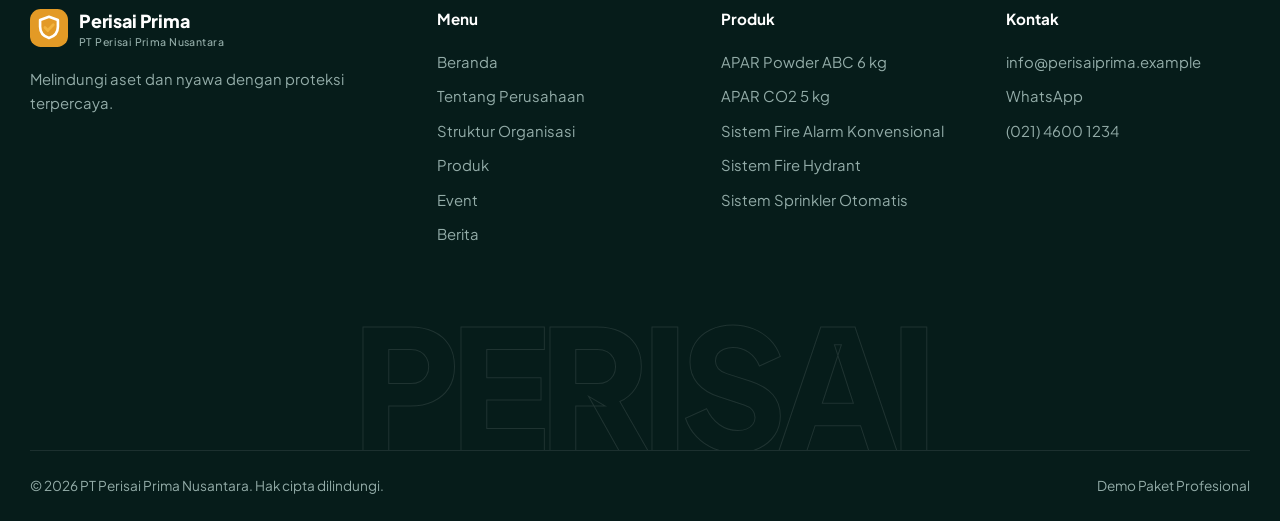
<file: profesional/index.html>
<!DOCTYPE html>
<html lang="id">
<head>
  <meta charset="utf-8">
  <meta name="viewport" content="width=device-width, initial-scale=1">
  <title>PT Perisai Prima Nusantara — Solusi Proteksi Kebakaran & Keselamatan Kerja</title>
  <meta name="description" content="PT Perisai Prima Nusantara — penyedia sistem proteksi kebakaran dan perlengkapan keselamatan kerja: APAR, fire alarm, hydrant, sprinkler, dan APD.">
  <meta name="theme-color" content="#061c1a">
  <meta property="og:type" content="website">
  <meta property="og:title" content="PT Perisai Prima Nusantara">
  <meta property="og:description" content="Solusi proteksi kebakaran dan keselamatan kerja.">
  <!-- SEO dasar: ganti href canonical dengan domain resmi -->
  <link rel="canonical" href="https://www.perisaiprima.example/">
  <script type="application/ld+json">{"@context":"https://schema.org","@type":"Organization","name":"PT Perisai Prima Nusantara","url":"https://www.perisaiprima.example/","telephone":"(021) 4600 1234","email":"info@perisaiprima.example"}</script>
  <!-- Google Analytics 4: aktifkan dengan mengganti G-XXXXXXXXXX lalu hapus komentar
  <script async src="https://www.googletagmanager.com/gtag/js?id=G-XXXXXXXXXX"></script>
  <script>window.dataLayer=window.dataLayer||[];function gtag(){dataLayer.push(arguments);}gtag('js',new Date());gtag('config','G-XXXXXXXXXX');</script>
  -->
  <link rel="preconnect" href="https://fonts.googleapis.com">
  <link rel="preconnect" href="https://fonts.gstatic.com" crossorigin>
  <link href="https://fonts.googleapis.com/css2?family=Instrument+Serif:ital@0;1&family=Plus+Jakarta+Sans:wght@400;500;600;700;800&display=swap" rel="stylesheet">
  <link rel="stylesheet" href="../assets/css/pro.css">
</head>
<body>
  <div class="preloader" id="preloader">
    <div class="pl-inner">
      <svg class="logo-mark" width="58" height="58" viewBox="0 0 32 32" aria-hidden="true"><rect width="32" height="32" rx="9" fill="currentColor"/><path d="M16 6.5l7.5 2.8v5.6c0 4.7-3.2 8.2-7.5 9.6-4.3-1.4-7.5-4.9-7.5-9.6V9.3z" stroke="#fff" stroke-width="2.2" fill="none" stroke-linejoin="round"/><path d="M12.6 15.6l2.4 2.4 4.6-4.8" stroke="#f2b33d" stroke-width="2.4" fill="none" stroke-linecap="round" stroke-linejoin="round"/></svg>
      <div class="pl-name">Perisai Prima</div>
      <div class="pl-bar"><span></span></div>
    </div>
  </div>
  <div class="progress" id="progress"></div>
  <div class="curtain" id="curtain"><svg class="logo-mark" width="54" height="54" viewBox="0 0 32 32" aria-hidden="true"><rect width="32" height="32" rx="9" fill="currentColor"/><path d="M16 6.5l7.5 2.8v5.6c0 4.7-3.2 8.2-7.5 9.6-4.3-1.4-7.5-4.9-7.5-9.6V9.3z" stroke="#fff" stroke-width="2.2" fill="none" stroke-linejoin="round"/><path d="M12.6 15.6l2.4 2.4 4.6-4.8" stroke="#f2b33d" stroke-width="2.4" fill="none" stroke-linecap="round" stroke-linejoin="round"/></svg></div>

  <header class="site-header" id="header"></header>
  <div class="mobile-menu" id="mobileMenu"></div>

  <main id="app"></main>

  <section class="contact" id="kontak"></section>
  <footer class="site-footer" id="footer"></footer>

  <div class="toast" id="toast" role="status" aria-live="polite"></div>
  <a class="wa-float" id="waFloat" href="#" target="_blank" rel="noopener" aria-label="Chat WhatsApp"><svg width="26" height="26" viewBox="0 0 24 24" fill="none" stroke="currentColor" stroke-width="2" stroke-linecap="round" stroke-linejoin="round"><path d="M21 11.5a8.38 8.38 0 0 1-.9 3.8 8.5 8.5 0 0 1-7.6 4.7 8.38 8.38 0 0 1-3.8-.9L3 21l1.9-5.7a8.38 8.38 0 0 1-.9-3.8 8.5 8.5 0 0 1 4.7-7.6 8.38 8.38 0 0 1 3.8-.9h.5a8.48 8.48 0 0 1 8 8v.5z"/></svg></a>
  <button class="to-top" id="toTop" aria-label="Kembali ke atas"><svg class="ring-p" width="54" height="54" viewBox="0 0 54 54"><circle cx="27" cy="27" r="25"/></svg><svg width="20" height="20" viewBox="0 0 24 24" fill="none" stroke="currentColor" stroke-width="2.2" stroke-linecap="round" stroke-linejoin="round"><polyline points="18 15 12 9 6 15"/></svg></button>

  <script src="../assets/js/data.js"></script>
  <script src="../assets/js/pro.js"></script>
</body>
</html>
</file>
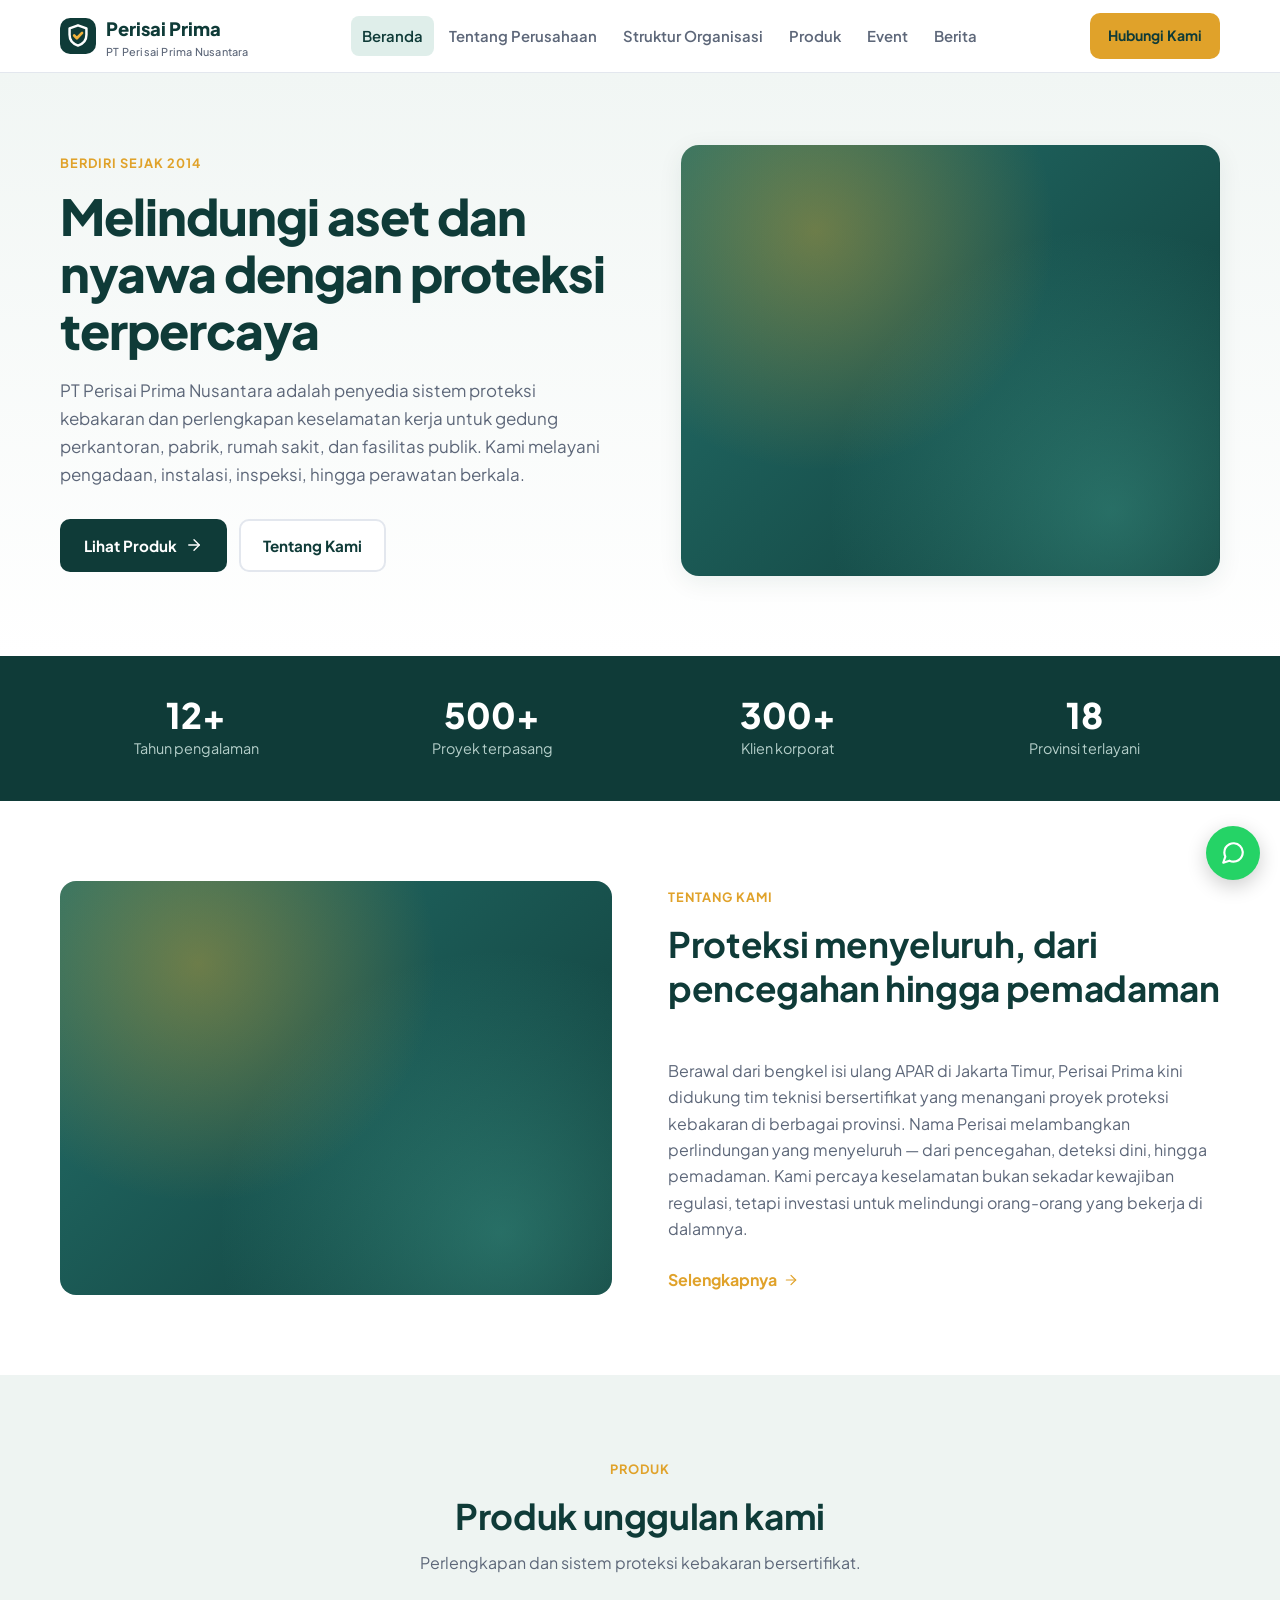
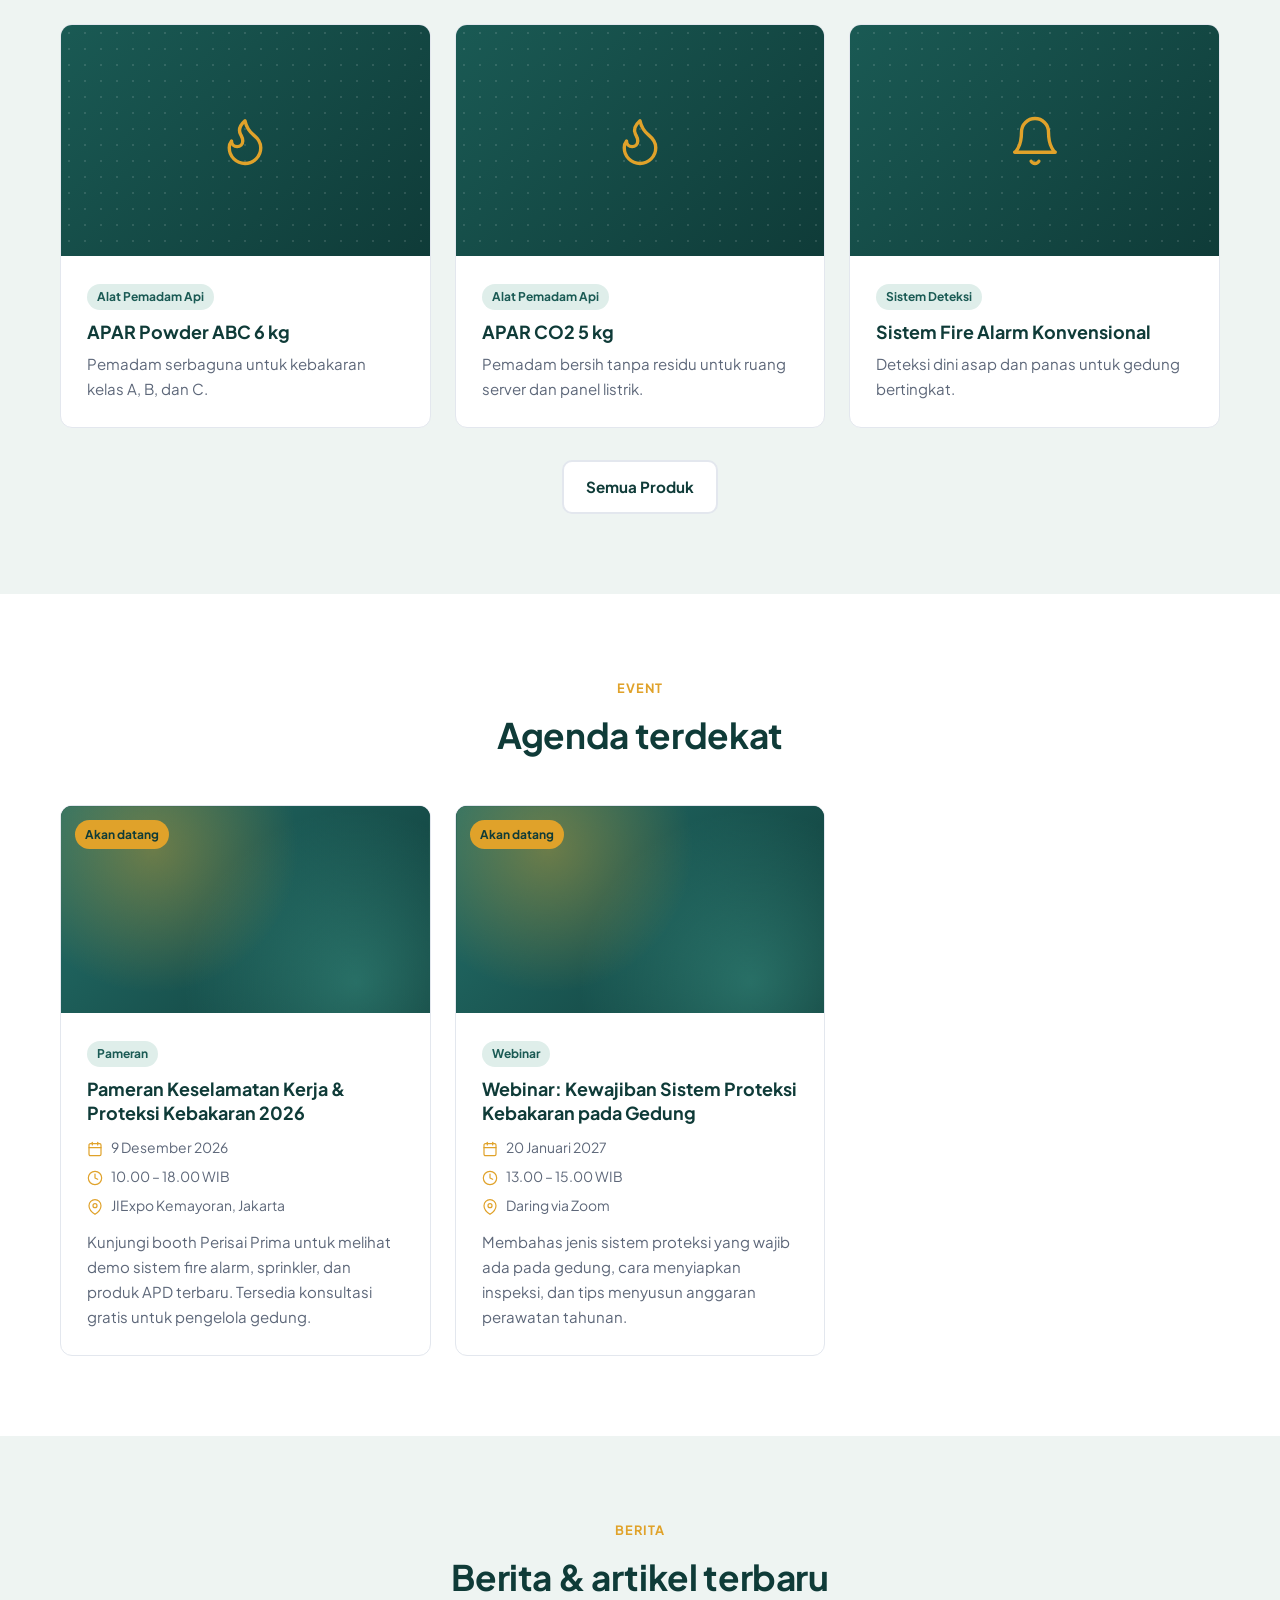
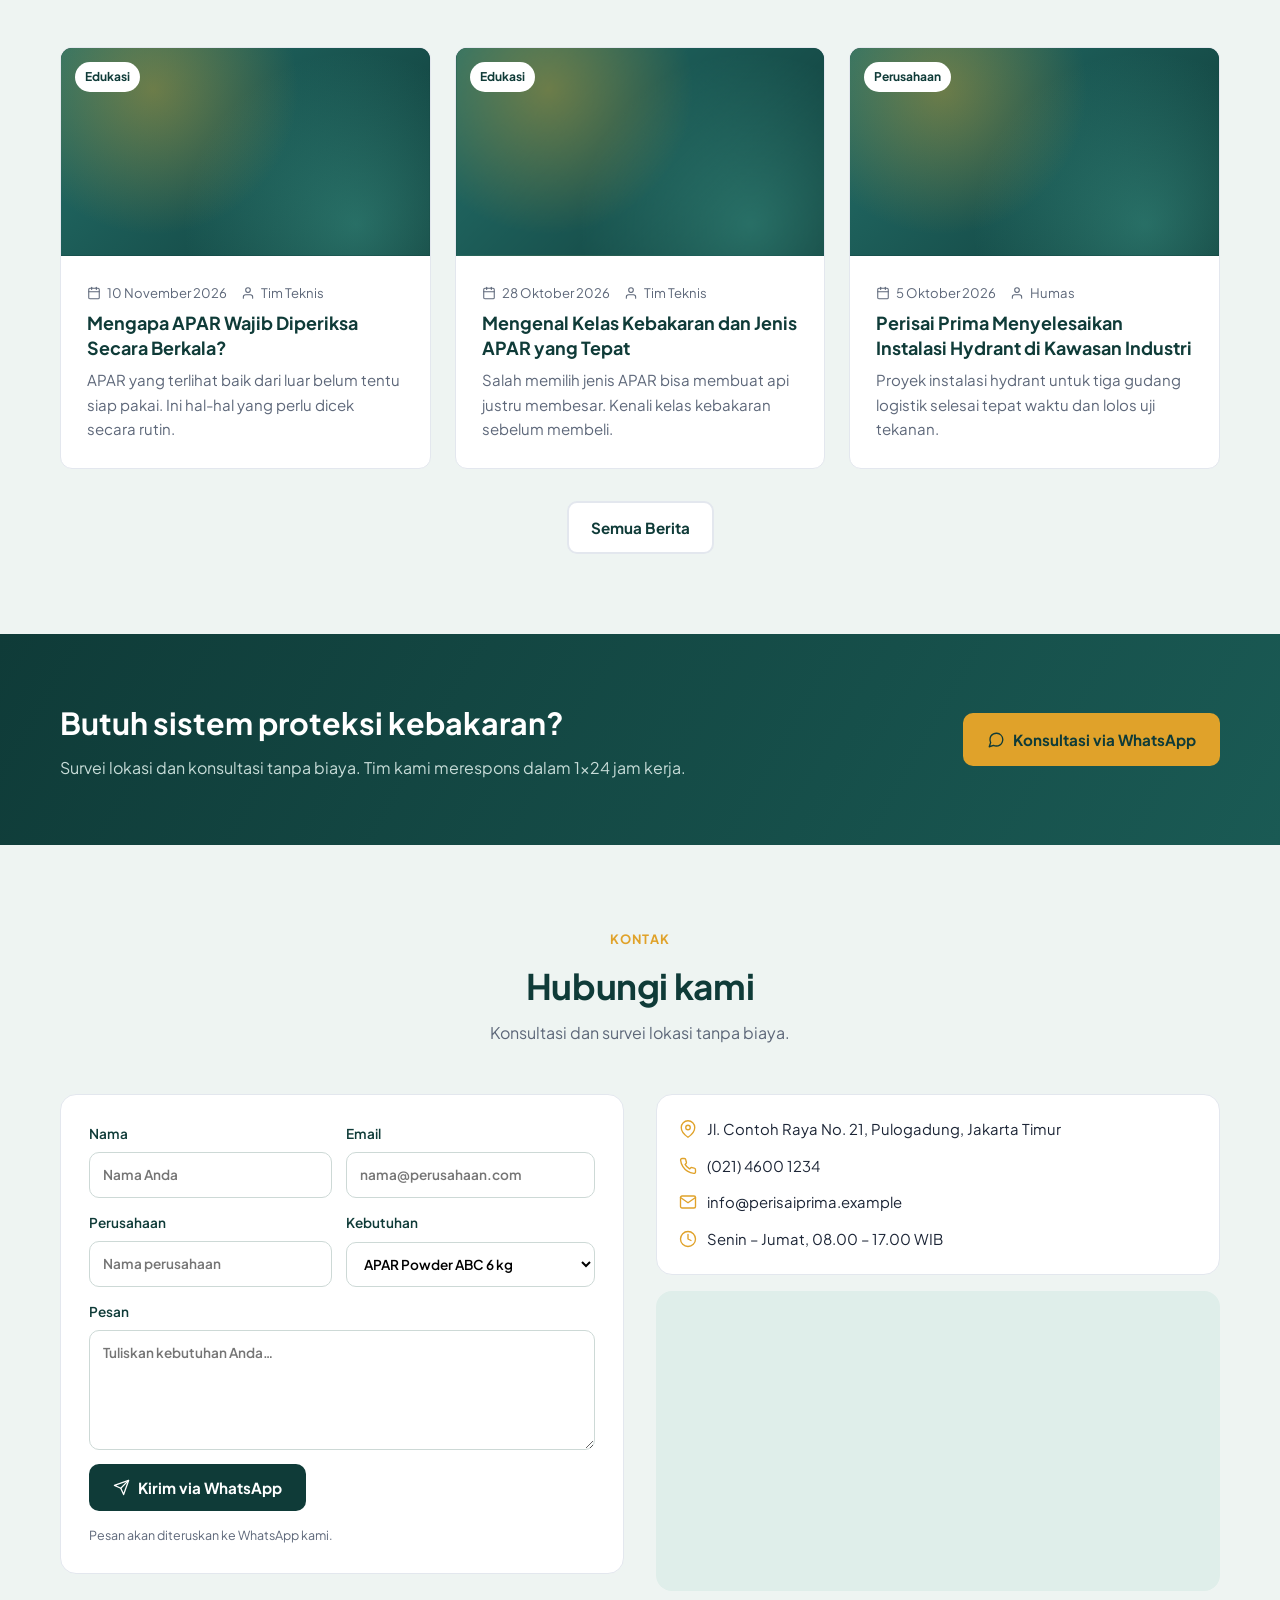
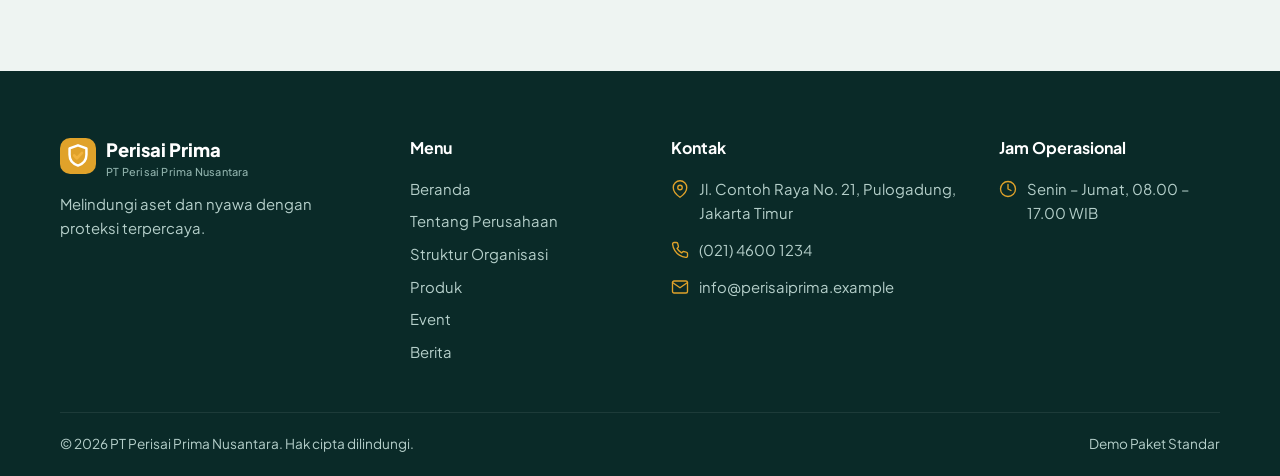
<file: standard/index.html>
<!DOCTYPE html>
<html lang="id">
<head>
  <meta charset="utf-8">
  <meta name="viewport" content="width=device-width, initial-scale=1">
  <title>PT Perisai Prima Nusantara — Solusi Proteksi Kebakaran & Keselamatan Kerja</title>
  <meta name="description" content="PT Perisai Prima Nusantara — penyedia sistem proteksi kebakaran dan perlengkapan keselamatan kerja: APAR, fire alarm, hydrant, sprinkler, dan APD.">
  <meta name="theme-color" content="#0f3b38">
  <meta property="og:type" content="website">
  <meta property="og:title" content="PT Perisai Prima Nusantara">
  <meta property="og:description" content="Solusi proteksi kebakaran dan keselamatan kerja.">
  <!-- SEO dasar: ganti href canonical dengan domain resmi -->
  <link rel="canonical" href="https://www.perisaiprima.example/">
  <script type="application/ld+json">{"@context":"https://schema.org","@type":"Organization","name":"PT Perisai Prima Nusantara","url":"https://www.perisaiprima.example/","telephone":"(021) 4600 1234","email":"info@perisaiprima.example"}</script>
  <!-- Google Analytics 4: aktifkan dengan mengganti G-XXXXXXXXXX lalu hapus komentar
  <script async src="https://www.googletagmanager.com/gtag/js?id=G-XXXXXXXXXX"></script>
  <script>window.dataLayer=window.dataLayer||[];function gtag(){dataLayer.push(arguments);}gtag('js',new Date());gtag('config','G-XXXXXXXXXX');</script>
  -->
  <link rel="preconnect" href="https://fonts.googleapis.com">
  <link rel="preconnect" href="https://fonts.gstatic.com" crossorigin>
  <link href="https://fonts.googleapis.com/css2?family=Plus+Jakarta+Sans:wght@400;500;600;700;800&display=swap" rel="stylesheet">
  <link rel="stylesheet" href="../assets/css/standard.css">
</head>
<body>
  <header class="site-header" id="header"></header>
  <main id="app"></main>
  <section class="contact-sec" id="kontak"></section>
  <footer class="site-footer" id="footer"></footer>
  <script src="../assets/js/data.js"></script>
  <script src="../assets/js/standard.js"></script>
</body>
</html>
</file>
<file: assets/css/admin.css>
/* ===== PANEL ADMIN ===== */
:root {
  --ink: #0b2b28; --ink-2: #0f3b38; --ink-3: #1a5a54;
  --bg: #f3f6f5; --card: #fff; --text: #141b2d; --muted: #667085; --line: #e6e8ee;
  --sun1: #f4c152; --sun2: #d98e1c; --grad: linear-gradient(120deg, #f6cf62, #e39a26);
  --green: #12a150; --red: #e5484d; --blue: #3b6fe0;
  --ease: cubic-bezier(.2, .8, .2, 1);
}
* { box-sizing: border-box; margin: 0; padding: 0; }
body { font-family: 'Plus Jakarta Sans', system-ui, sans-serif; background: var(--bg); color: var(--text); font-size: 15px; line-height: 1.55; -webkit-font-smoothing: antialiased; }
a { color: inherit; text-decoration: none; }
ul { list-style: none; }
button, input, select, textarea { font: inherit; color: inherit; }
.ic { flex-shrink: 0; }

/* Login */
.login { min-height: 100vh; display: grid; grid-template-columns: 1fr 1fr; }
.login-art { position: relative; background: var(--ink); color: #fff; padding: 56px; display: flex; flex-direction: column; justify-content: space-between; overflow: hidden; }
.login-art::before { content: ''; position: absolute; width: 560px; height: 560px; border-radius: 50%; background: var(--sun2); filter: blur(120px); opacity: .35; right: -200px; bottom: -200px; }
.login-art::after { content: ''; position: absolute; width: 400px; height: 400px; border-radius: 50%; background: #1f8a7c; filter: blur(110px); opacity: .3; left: -120px; top: -120px; }
.login-art > * { position: relative; z-index: 1; }
.login-art h1 { font-size: clamp(2rem, 3.4vw, 2.9rem); line-height: 1.1; letter-spacing: -.03em; max-width: 460px; }
.login-art h1 em { font-family: 'Instrument Serif', serif; font-weight: 400; background: var(--grad); -webkit-background-clip: text; background-clip: text; color: transparent; }
.login-art p { color: #93aca8; margin-top: 16px; max-width: 420px; }
.login-form-wrap { display: grid; place-items: center; padding: 40px 24px; }
.login-card { width: min(400px, 100%); }
.login-card h2 { font-size: 1.7rem; letter-spacing: -.02em; }
.login-card > p { color: var(--muted); margin: 6px 0 28px; }
.demo-note { display: flex; gap: 10px; background: #fff7ea; border: 1px solid #fde3b8; color: #8a4b0b; border-radius: 12px; padding: 12px 14px; font-size: .86rem; margin-bottom: 22px; }
.err { color: var(--red); font-size: .86rem; min-height: 20px; margin-top: 10px; }
.shake { animation: shake .4s; }
@keyframes shake { 25% { transform: translateX(-8px); } 75% { transform: translateX(8px); } }

/* Brand */
.brand { display: flex; align-items: center; gap: 10px; font-weight: 800; font-size: 1.05rem; }
.brand .logo-mark { color: var(--sun2); }
.brand small { display: block; font-size: .68rem; color: #8fb1ab; font-weight: 500; }

/* Layout */
.layout { display: grid; grid-template-columns: 260px 1fr; min-height: 100vh; }
.sidebar { background: var(--ink); color: #c3d6d2; padding: 22px 16px; display: flex; flex-direction: column; position: sticky; top: 0; height: 100vh; }
.sidebar .brand { color: #fff; padding: 4px 10px 26px; }
.side-label { font-size: .7rem; letter-spacing: .14em; text-transform: uppercase; color: #6f948e; padding: 0 12px; margin: 10px 0 8px; font-weight: 700; }
.side-nav { display: grid; gap: 2px; }
.side-nav a { display: flex; align-items: center; gap: 12px; padding: 11px 12px; border-radius: 10px; font-weight: 600; font-size: .92rem; transition: background .2s, color .2s; }
.side-nav a:hover { background: rgba(255,255,255,.05); color: #fff; }
.side-nav a.active { background: rgba(244,193,82,.14); color: var(--sun1); }
.side-nav .count { margin-left: auto; background: var(--sun2); color: #fff; font-size: .7rem; padding: 1px 8px; border-radius: 999px; }
.side-foot { margin-top: auto; display: grid; gap: 6px; }
.side-foot button, .side-foot a { display: flex; align-items: center; gap: 10px; padding: 10px 12px; border-radius: 10px; background: none; border: 0; color: #8fb1ab; cursor: pointer; font-size: .88rem; text-align: left; }
.side-foot button:hover, .side-foot a:hover { color: #fff; background: rgba(255,255,255,.05); }
.main { min-width: 0; }
.topbar { position: sticky; top: 0; z-index: 20; background: rgba(243, 246, 245, .9); backdrop-filter: blur(10px); border-bottom: 1px solid var(--line); height: 70px; display: flex; align-items: center; justify-content: space-between; padding: 0 32px; gap: 16px; }
.topbar h1 { font-size: 1.2rem; letter-spacing: -.01em; }
.topbar-r { display: flex; align-items: center; gap: 12px; }
.user { display: flex; align-items: center; gap: 10px; font-size: .88rem; }
.user .av { width: 36px; height: 36px; border-radius: 50%; background: var(--grad); color: var(--ink); display: grid; place-items: center; font-weight: 800; font-size: .85rem; }
.user small { display: block; color: var(--muted); font-size: .75rem; }
.menu-btn { display: none; background: none; border: 0; cursor: pointer; }
.content { padding: 28px 32px 60px; animation: fadeIn .4s var(--ease); }
@keyframes fadeIn { from { opacity: 0; transform: translateY(8px); } }

/* Buttons */
.btn { display: inline-flex; align-items: center; justify-content: center; gap: 8px; padding: 10px 18px; border-radius: 10px; border: 1px solid transparent; font-weight: 700; font-size: .88rem; cursor: pointer; transition: background .2s, border-color .2s, transform .2s; white-space: nowrap; }
.btn:active { transform: scale(.98); }
.btn-primary { background: var(--ink); color: #fff; }
.btn-primary:hover { background: var(--ink-3); }
.btn-sun { background: var(--grad); color: var(--ink); }
.btn-light { background: #fff; border-color: var(--line); }
.btn-light:hover { border-color: #c9ceda; }
.btn-danger { background: var(--red); color: #fff; }
.btn-block { width: 100%; padding: 13px; }
.icon-btn { width: 34px; height: 34px; border-radius: 9px; border: 1px solid var(--line); background: #fff; display: inline-grid; place-items: center; cursor: pointer; color: var(--muted); transition: color .2s, border-color .2s, background .2s; }
.icon-btn:hover { color: var(--text); border-color: #c9ceda; }
.icon-btn.del:hover { color: var(--red); border-color: #f5c2c3; background: #fff5f5; }

/* Cards */
.grid-stats { display: grid; grid-template-columns: repeat(4, 1fr); gap: 18px; margin-bottom: 24px; }
.stat-card { background: var(--card); border: 1px solid var(--line); border-radius: 16px; padding: 20px; display: flex; gap: 14px; align-items: center; }
.stat-card .si { width: 48px; height: 48px; border-radius: 12px; display: grid; place-items: center; }
.si.a { background: #fff3e4; color: var(--sun2); } .si.b { background: #e8f0ff; color: var(--blue); } .si.c { background: #e7f7ee; color: var(--green); } .si.d { background: #f3e9ff; color: #7c3aed; }
.stat-card strong { display: block; font-size: 1.6rem; line-height: 1.1; letter-spacing: -.02em; }
.stat-card span { color: var(--muted); font-size: .84rem; }
.panel { background: var(--card); border: 1px solid var(--line); border-radius: 16px; }
.panel-head { display: flex; justify-content: space-between; align-items: center; gap: 12px; padding: 18px 22px; border-bottom: 1px solid var(--line); flex-wrap: wrap; }
.panel-head h3 { font-size: 1rem; }
.panel-head p { color: var(--muted); font-size: .84rem; }
.panel-body { padding: 22px; }
.cols-2 { display: grid; grid-template-columns: 1fr 1fr; gap: 20px; }
.welcome { background: var(--ink); color: #fff; border-radius: 18px; padding: 28px 30px; margin-bottom: 24px; position: relative; overflow: hidden; display: flex; justify-content: space-between; align-items: center; gap: 20px; flex-wrap: wrap; }
.welcome::after { content: ''; position: absolute; width: 320px; height: 320px; border-radius: 50%; background: var(--sun2); filter: blur(90px); opacity: .35; right: -80px; top: -140px; }
.welcome > * { position: relative; z-index: 1; }
.welcome h2 { font-size: 1.4rem; letter-spacing: -.02em; }
.welcome p { color: #93aca8; font-size: .92rem; margin-top: 4px; }
.list-row { display: flex; gap: 14px; align-items: center; padding: 14px 22px; border-bottom: 1px solid var(--line); }
.list-row:last-child { border-bottom: 0; }
.list-row .grow { flex: 1; min-width: 0; }
.list-row strong { display: block; font-size: .92rem; }
.list-row span.sub { color: var(--muted); font-size: .82rem; display: block; white-space: nowrap; overflow: hidden; text-overflow: ellipsis; }
.date-box { width: 50px; text-align: center; background: #fff3e4; border-radius: 10px; padding: 6px 0; line-height: 1.1; flex-shrink: 0; }
.date-box b { display: block; font-size: 1.15rem; }
.date-box small { font-size: .68rem; color: var(--sun2); font-weight: 700; text-transform: uppercase; }
.empty { padding: 36px 20px; text-align: center; color: var(--muted); }

/* Table */
.table-wrap { overflow-x: auto; }
table { width: 100%; border-collapse: collapse; font-size: .9rem; }
th { text-align: left; font-size: .75rem; text-transform: uppercase; letter-spacing: .06em; color: var(--muted); font-weight: 700; padding: 12px 22px; background: #fafbfc; border-bottom: 1px solid var(--line); white-space: nowrap; }
td { padding: 14px 22px; border-bottom: 1px solid var(--line); vertical-align: middle; }
tr:last-child td { border-bottom: 0; }
tbody tr { transition: background .15s; }
tbody tr:hover { background: #fafbfc; }
td .t-title { font-weight: 700; }
td .t-sub { color: var(--muted); font-size: .82rem; max-width: 420px; }
.actions { display: flex; gap: 6px; justify-content: flex-end; }
.thumb { width: 64px; height: 44px; border-radius: 8px; background-size: cover; background-position: center; background-color: #e9ecf2; flex-shrink: 0; }
.cell-flex { display: flex; align-items: center; gap: 12px; }
.ic-cell { width: 38px; height: 38px; border-radius: 10px; background: #fff3e4; color: var(--sun2); display: grid; place-items: center; flex-shrink: 0; }
.av-sm { width: 38px; height: 38px; border-radius: 50%; background: var(--ink); color: #fff; display: grid; place-items: center; font-weight: 800; font-size: .8rem; flex-shrink: 0; }
.badge { display: inline-flex; align-items: center; gap: 6px; font-size: .75rem; font-weight: 700; padding: 4px 10px; border-radius: 999px; white-space: nowrap; }
.badge::before { content: ''; width: 6px; height: 6px; border-radius: 50%; background: currentColor; }
.badge.up { background: #e7f7ee; color: var(--green); }
.badge.past { background: #f0f1f4; color: var(--muted); }
.badge.new { background: #fff3e4; color: var(--sun2); }
.search-in { display: flex; align-items: center; gap: 8px; border: 1px solid var(--line); border-radius: 10px; padding: 0 12px; background: #fff; color: var(--muted); }
.search-in input { border: 0; outline: 0; padding: 9px 0; width: 200px; color: var(--text); background: none; }

/* Forms */
.form-grid { display: grid; grid-template-columns: 1fr 1fr; gap: 16px 18px; }
.f { display: grid; gap: 6px; }
.f.full { grid-column: 1 / -1; }
.f label { font-size: .82rem; font-weight: 700; color: #344054; }
.f small { color: var(--muted); font-size: .76rem; }
.f input, .f select, .f textarea { width: 100%; border: 1px solid #d5d9e2; border-radius: 10px; padding: 10px 13px; background: #fff; outline: 0; transition: border-color .2s, box-shadow .2s; }
.f textarea { min-height: 100px; resize: vertical; }
.f input:focus, .f select:focus, .f textarea:focus { border-color: var(--sun2); box-shadow: 0 0 0 4px rgba(217,142,28,.15); }
.form-section { font-size: .78rem; font-weight: 800; letter-spacing: .1em; text-transform: uppercase; color: var(--sun2); grid-column: 1 / -1; margin-top: 10px; padding-top: 16px; border-top: 1px dashed var(--line); }
.form-section:first-child { margin-top: 0; padding-top: 0; border-top: 0; }
.stat-edit { display: grid; grid-template-columns: 90px 70px 1fr; gap: 8px; }
.sticky-save { position: sticky; bottom: 0; background: rgba(255,255,255,.95); backdrop-filter: blur(8px); border-top: 1px solid var(--line); padding: 14px 22px; display: flex; justify-content: flex-end; gap: 10px; border-radius: 0 0 16px 16px; }

/* Messages */
.msg { padding: 18px 22px; border-bottom: 1px solid var(--line); cursor: pointer; transition: background .15s; }
.msg:last-child { border-bottom: 0; }
.msg:hover { background: #fafbfc; }
.msg.unread { background: #fffaf2; }
.msg.unread .m-name::after { content: ''; display: inline-block; width: 8px; height: 8px; border-radius: 50%; background: var(--sun2); margin-left: 8px; vertical-align: middle; }
.msg-top { display: flex; justify-content: space-between; gap: 12px; align-items: center; }
.m-name { font-weight: 700; }
.m-meta { color: var(--muted); font-size: .8rem; }
.m-preview { color: var(--muted); font-size: .88rem; margin-top: 4px; white-space: nowrap; overflow: hidden; text-overflow: ellipsis; }
.msg.open .m-preview { white-space: normal; color: var(--text); }
.m-detail { display: none; margin-top: 14px; padding-top: 14px; border-top: 1px dashed var(--line); }
.msg.open .m-detail { display: block; }
.m-detail dl { display: grid; grid-template-columns: 110px 1fr; gap: 6px; font-size: .86rem; margin-bottom: 14px; }
.m-detail dt { color: var(--muted); }

/* Mini tree */
.mini-tree { padding: 10px 22px 22px; }
.mini-tree ul { padding-left: 22px; border-left: 2px solid #cfe2de; margin-left: 10px; }
.mini-tree > ul { border: 0; padding: 0; margin: 0; }
.mini-tree li { position: relative; padding: 6px 0; }
.mini-tree ul ul > li::before { content: ''; position: absolute; left: -22px; top: 22px; width: 16px; border-top: 2px solid #cfe2de; }
.mt-node { display: inline-flex; align-items: center; gap: 10px; background: #fff; border: 1px solid var(--line); border-radius: 10px; padding: 6px 12px 6px 6px; font-size: .86rem; }
.mt-node .av-sm { width: 30px; height: 30px; font-size: .7rem; }
.mt-node span { color: var(--muted); font-size: .78rem; }

/* Modal & toast */
.modal { position: fixed; inset: 0; z-index: 60; display: none; place-items: center; padding: 20px; }
.modal.open { display: grid; }
.modal-bg { position: absolute; inset: 0; background: rgba(6, 28, 26, .5); backdrop-filter: blur(3px); animation: fadeIn .25s; }
.modal-box { position: relative; background: #fff; border-radius: 18px; width: min(680px, 100%); max-height: calc(100vh - 40px); display: flex; flex-direction: column; animation: pop .35s var(--ease); box-shadow: 0 30px 80px rgba(0,0,0,.25); }
.modal-box.sm { width: min(420px, 100%); }
@keyframes pop { from { opacity: 0; transform: translateY(16px) scale(.97); } }
.modal-head { padding: 20px 24px; border-bottom: 1px solid var(--line); display: flex; justify-content: space-between; align-items: center; }
.modal-head h3 { font-size: 1.08rem; }
.modal-body { padding: 22px 24px; overflow-y: auto; }
.modal-foot { padding: 16px 24px; border-top: 1px solid var(--line); display: flex; justify-content: flex-end; gap: 10px; }
.confirm-ic { width: 52px; height: 52px; border-radius: 50%; background: #fff0f0; color: var(--red); display: grid; place-items: center; margin-bottom: 14px; }
.toast { position: fixed; right: 24px; bottom: 24px; z-index: 80; background: var(--ink); color: #fff; border-radius: 12px; padding: 13px 18px; display: flex; gap: 10px; align-items: center; font-size: .9rem; box-shadow: 0 16px 40px rgba(0,0,0,.25); transform: translateY(150%); visibility: hidden; transition: transform .4s var(--ease); }
.toast.show { transform: none; visibility: visible; }
.toast .ic { color: #4ade80; }
.img-preview { height: 120px; border-radius: 10px; background-size: cover; background-position: center; background-color: #eef0f4; border: 1px solid var(--line); }

/* Responsive */
@media (max-width: 1100px) { .grid-stats { grid-template-columns: repeat(2, 1fr); } .cols-2 { grid-template-columns: 1fr; } }
@media (max-width: 860px) {
  .login { grid-template-columns: 1fr; } .login-art { display: none; }
  .layout { grid-template-columns: 1fr; }
  .sidebar { position: fixed; left: 0; top: 0; z-index: 50; width: 260px; transform: translateX(-100%); transition: transform .35s var(--ease); }
  .sidebar.open { transform: none; box-shadow: 0 0 0 100vmax rgba(6,28,26,.45); }
  .menu-btn { display: grid; }
  .topbar { padding: 0 18px; } .content { padding: 20px 16px 50px; }
  .user div { display: none; }
  .form-grid { grid-template-columns: 1fr; }
  .search-in input { width: 120px; }
  .hide-sm { display: none; }
}
@media (max-width: 520px) { .grid-stats { grid-template-columns: 1fr; } .topbar .btn span { display: none; } }

/* RBAC & tambahan */
.side-nav a.locked { opacity: .45; }
.side-nav .lock { margin-left: auto; display: grid; }
.badge.admin { background: #e6f2ef; color: #0f6b5f; }
.badge.editor { background: #eef0fb; color: #4a56c4; }
.badge.draft { background: #fff3dc; color: #a66a07; }
.btn-xs { padding: 4px 10px; font-size: .75rem; border-radius: 8px; margin-left: 6px; }
.demo-accounts { display: grid; grid-template-columns: 1fr 1fr; gap: 10px; margin-bottom: 22px; }
.demo-acc { text-align: left; border: 1px solid var(--line); background: #fff; border-radius: 12px; padding: 12px 14px; cursor: pointer; font-size: .85rem; display: grid; gap: 4px; transition: border-color .2s, box-shadow .2s; }
.demo-acc:hover { border-color: var(--sun2); box-shadow: 0 0 0 4px rgba(217,142,28,.12); }
.demo-acc small { color: var(--muted); font-size: .75rem; }
.demo-acc .badge { justify-self: start; }
a.stat-card { transition: border-color .2s, transform .2s; }
a.stat-card:hover { border-color: #c4d6d2; transform: translateY(-2px); }
.notice { display: flex; align-items: center; gap: 12px; background: #fff8ea; border: 1px solid #f6dfae; color: #7a5208; border-radius: 14px; padding: 12px 16px; margin-bottom: 20px; font-size: .9rem; }
.notice span { flex: 1; }
.denied { max-width: 520px; margin: 40px auto; padding: 36px; text-align: center; display: grid; justify-items: center; }
.denied h3 { font-size: 1.2rem; margin-bottom: 6px; }
.denied p { color: var(--muted); }
.yes { color: var(--green); display: inline-grid; } .no { color: #c4c9d2; display: inline-grid; }
table.rbac td:nth-child(2), table.rbac td:nth-child(3), table.rbac th:nth-child(2), table.rbac th:nth-child(3) { text-align: center; }
table.rbac td:first-child { display: flex; gap: 10px; align-items: center; color: var(--text); }
table.rbac td:first-child .ic { color: var(--muted); }
.user small .badge { padding: 1px 8px; font-size: .68rem; }
@media (max-width: 520px) { .demo-accounts { grid-template-columns: 1fr; } }

/* Unggah foto */
.img-field .upload { display: flex; align-items: center; gap: 10px; flex-wrap: wrap; padding: 10px 12px; border: 1.5px dashed #c9d6d3; border-radius: 10px; background: #fafcfb; transition: border-color .2s, background .2s; }
.img-field .upload.over { border-color: var(--sun2); background: #fff8ea; }
.up-btn { display: inline-flex; align-items: center; gap: 7px; padding: 8px 14px; border-radius: 9px; background: var(--ink); color: #fff; font-weight: 700; font-size: .84rem; cursor: pointer; transition: background .2s; }
.up-btn:hover { background: var(--ink-3); }
.up-btn:focus-within { outline: 3px solid rgba(217,142,28,.35); }
.up-note { flex: 1; min-width: 160px; color: var(--muted); font-size: .8rem; display: inline-flex; align-items: center; gap: 6px; word-break: break-all; }
.up-note .ic { color: var(--green); }
.up-clear { display: inline-flex; align-items: center; gap: 6px; border: 1px solid var(--line); background: #fff; color: var(--muted); border-radius: 9px; padding: 7px 12px; font-size: .8rem; font-weight: 600; cursor: pointer; }
.up-clear:hover { color: var(--red); border-color: #f5c2c3; background: #fff5f5; }
.up-clear[hidden] { display: none; }
.img-field .img-preview { margin-top: 2px; }
.img-field .up-btn, .f .up-btn { color: #fff; font-size: .84rem; }
</file>
<file: assets/css/pro.css>
/* =====================================================================
   PAKET PROFESIONAL — desain premium dengan animasi
   ===================================================================== */
:root {
  --ink: #061c1a;
  --ink-2: #0a2724;
  --ink-3: #12352f;
  --paper: #f7f8f4;
  --white: #fff;
  --text: #10211f;
  --muted: #5b6b68;
  --muted-d: #93aca8;
  --line: rgba(16, 33, 31, .1);
  --line-d: rgba(255, 255, 255, .09);
  --sun1: #f4c152;
  --sun2: #e39a26;
  --grad: linear-gradient(120deg, #f6cf62 0%, #e39a26 100%);
  --ease: cubic-bezier(.2, .8, .2, 1);
  --container: 1220px;
  --serif: 'Instrument Serif', Georgia, serif;
}
* { box-sizing: border-box; margin: 0; padding: 0; }
html { scroll-behavior: smooth; }
body { font-family: 'Plus Jakarta Sans', system-ui, -apple-system, 'Segoe UI', sans-serif; color: var(--text); background: var(--paper); line-height: 1.65; font-size: 16px; -webkit-font-smoothing: antialiased; overflow-x: hidden; }
body.lock { overflow: hidden; }
a { color: inherit; text-decoration: none; }
ul, ol { list-style: none; }
button, input, select, textarea { font: inherit; }
.container { width: min(100% - 48px, var(--container)); margin-inline: auto; }
.ic { flex-shrink: 0; }
::selection { background: var(--sun1); color: var(--ink); }
.img { background-image: var(--img), radial-gradient(circle at 25% 20%, rgba(247,183,51,.35), transparent 45%), radial-gradient(circle at 80% 85%, rgba(240,106,29,.3), transparent 50%), linear-gradient(135deg, #1f5a53, #061c1a); background-size: cover; background-position: center; background-color: var(--ink-3); }

/* ---------- Preloader ---------- */
.preloader { position: fixed; inset: 0; z-index: 200; background: var(--ink); display: grid; place-items: center; transition: transform 1s var(--ease) .1s; }
.preloader.done { transform: translateY(-100%); }
.pl-inner { display: grid; justify-items: center; gap: 22px; color: var(--sun2); }
.pl-inner .logo-mark { animation: plPulse 1.4s ease-in-out infinite; }
.pl-name { color: #fff; font-weight: 700; letter-spacing: .3em; font-size: .8rem; text-transform: uppercase; }
.pl-bar { width: 160px; height: 2px; background: rgba(255,255,255,.12); overflow: hidden; border-radius: 2px; }
.pl-bar span { display: block; height: 100%; width: 100%; background: var(--grad); transform-origin: left; animation: plBar 1.3s var(--ease) forwards; }
@keyframes plPulse { 50% { transform: scale(1.08); } }
@keyframes plBar { from { transform: scaleX(0); } to { transform: scaleX(1); } }

/* ---------- Progress, curtain, toast ---------- */
.progress { position: fixed; top: 0; left: 0; right: 0; height: 3px; background: var(--grad); transform-origin: left; transform: scaleX(0); z-index: 120; }
.curtain { position: fixed; inset: 0; z-index: 150; background: var(--ink); transform: scaleY(0); transform-origin: bottom; pointer-events: none; display: grid; place-items: center; color: var(--sun2); }
.curtain .logo-mark { opacity: 0; transition: opacity .2s; }
.curtain.cover { transform: scaleY(1); transition: transform .5s var(--ease); }
.curtain.cover .logo-mark { opacity: 1; transition-delay: .25s; }
.curtain.open { transform: scaleY(0); transform-origin: top; transition: transform .6s var(--ease); }
.toast { position: fixed; left: 50%; bottom: 28px; transform: translate(-50%, calc(100% + 60px)); visibility: hidden; background: var(--ink); color: #fff; padding: 14px 22px; border-radius: 14px; z-index: 180; display: flex; gap: 10px; align-items: center; box-shadow: 0 20px 50px rgba(0,0,0,.3); transition: transform .5s var(--ease); max-width: calc(100% - 32px); font-size: .93rem; border: 1px solid var(--line-d); }
.toast .ic { color: var(--sun1); }
.toast.show { transform: translate(-50%, 0); visibility: visible; }

/* ---------- Header ---------- */
.site-header { position: fixed; top: 0; left: 0; right: 0; z-index: 100; transition: background .4s, border-color .4s, transform .4s var(--ease); border-bottom: 1px solid transparent; }
.site-header.scrolled { background: rgba(6, 28, 26, .82); backdrop-filter: blur(14px) saturate(1.4); -webkit-backdrop-filter: blur(14px) saturate(1.4); border-color: var(--line-d); }
.site-header.hide { transform: translateY(-100%); }
.nav { display: flex; align-items: center; justify-content: space-between; height: 80px; gap: 24px; }
.brand { display: flex; align-items: center; gap: 11px; color: #fff; font-weight: 800; font-size: 1.12rem; letter-spacing: -.01em; }
.brand .logo-mark { color: var(--sun2); transition: transform .6s var(--ease); }
.brand:hover .logo-mark { transform: rotate(-8deg) scale(1.06); }
.brand small { display: block; font-size: .66rem; font-weight: 500; color: var(--muted-d); letter-spacing: .04em; line-height: 1.2; }
.nav-links { display: flex; gap: 6px; }
.nav-links a { position: relative; padding: 8px 12px; color: #c3d6d2; font-weight: 600; font-size: .92rem; transition: color .3s; }
.nav-links a::after { content: ''; position: absolute; left: 12px; right: 12px; bottom: 2px; height: 2px; border-radius: 2px; background: var(--grad); transform: scaleX(0); transform-origin: right; transition: transform .45s var(--ease); }
.nav-links a:hover, .nav-links a.active { color: #fff; }
.nav-links a:hover::after, .nav-links a.active::after { transform: scaleX(1); transform-origin: left; }
.nav-right { display: flex; align-items: center; gap: 12px; }
.burger { display: none; width: 44px; height: 44px; border-radius: 12px; border: 1px solid var(--line-d); background: rgba(255,255,255,.04); color: #fff; cursor: pointer; place-items: center; }

/* Mobile menu */
.mobile-menu { position: fixed; inset: 0; z-index: 110; background: var(--ink); padding: 110px 28px 40px; display: flex; flex-direction: column; justify-content: space-between; clip-path: circle(0% at calc(100% - 46px) 40px); transition: clip-path .7s var(--ease); }
.mobile-menu.open { clip-path: circle(150% at calc(100% - 46px) 40px); }
.mobile-menu nav { display: grid; gap: 6px; }
.mobile-menu nav a { font-size: 2rem; font-weight: 700; color: #fff; letter-spacing: -.02em; opacity: 0; transform: translateY(20px); transition: opacity .5s, transform .5s var(--ease), color .3s; }
.mobile-menu nav a.active { color: var(--sun1); }
.mobile-menu.open nav a { opacity: 1; transform: none; }
.mobile-menu.open nav a:nth-child(1) { transition-delay: .15s; } .mobile-menu.open nav a:nth-child(2) { transition-delay: .2s; } .mobile-menu.open nav a:nth-child(3) { transition-delay: .25s; } .mobile-menu.open nav a:nth-child(4) { transition-delay: .3s; } .mobile-menu.open nav a:nth-child(5) { transition-delay: .35s; } .mobile-menu.open nav a:nth-child(6) { transition-delay: .4s; }
.mobile-menu .mm-foot { color: var(--muted-d); font-size: .9rem; }
.mm-close { position: absolute; top: 18px; right: 24px; }

/* ---------- Buttons ---------- */
.btn { position: relative; display: inline-flex; align-items: center; justify-content: center; gap: 10px; padding: 15px 26px; border-radius: 999px; font-weight: 700; font-size: .95rem; border: 0; cursor: pointer; overflow: hidden; isolation: isolate; transition: transform .35s var(--ease), box-shadow .35s; white-space: nowrap; }
.btn .ic { transition: transform .35s var(--ease); }
.btn:hover .ic { transform: translateX(4px); }
.btn-sun { background: var(--grad); color: var(--ink); box-shadow: 0 10px 30px -8px rgba(227, 154, 38, .55); }
.btn-sun::before { content: ''; position: absolute; inset: 0; background: linear-gradient(120deg, #ffe08a, #f0ab3a); opacity: 0; transition: opacity .35s; z-index: -1; }
.btn-sun:hover::before { opacity: 1; }
.btn-sun:hover { box-shadow: 0 16px 40px -8px rgba(227, 154, 38, .7); }
.btn-ghost { color: #fff; border: 1px solid rgba(255,255,255,.22); background: rgba(255,255,255,.04); }
.btn-ghost:hover { background: rgba(255,255,255,.1); }
.btn-dark { background: var(--ink); color: #fff; }
.btn-dark:hover { background: var(--ink-3); }
.btn-sm { padding: 11px 20px; font-size: .88rem; }

/* ---------- Hero ---------- */
.hero { position: relative; min-height: 100vh; min-height: 100svh; background: var(--ink); color: #fff; display: flex; align-items: center; padding: 130px 0 90px; overflow: hidden; }
.aurora { position: absolute; inset: 0; overflow: hidden; pointer-events: none; }
.aurora i { position: absolute; border-radius: 50%; filter: blur(90px); opacity: .55; animation: float 18s ease-in-out infinite; }
.aurora i:nth-child(1) { width: 520px; height: 520px; background: #e39a26; top: -160px; right: -80px; opacity: .35; }
.aurora i:nth-child(2) { width: 420px; height: 420px; background: #f4c152; bottom: -180px; left: 30%; opacity: .2; animation-delay: -6s; animation-duration: 22s; }
.aurora i:nth-child(3) { width: 460px; height: 460px; background: #1f8a7c; top: 20%; left: -200px; opacity: .3; animation-delay: -12s; }
@keyframes float { 0%, 100% { transform: translate(0, 0) scale(1); } 33% { transform: translate(60px, -40px) scale(1.1); } 66% { transform: translate(-40px, 50px) scale(.92); } }
.grid-lines { position: absolute; inset: 0; background-image: linear-gradient(rgba(255,255,255,.045) 1px, transparent 1px), linear-gradient(90deg, rgba(255,255,255,.045) 1px, transparent 1px); background-size: 64px 64px; mask-image: radial-gradient(ellipse 70% 60% at 50% 40%, #000 30%, transparent 75%); -webkit-mask-image: radial-gradient(ellipse 70% 60% at 50% 40%, #000 30%, transparent 75%); pointer-events: none; }
.hero-grid { position: relative; display: grid; grid-template-columns: 1.1fr .9fr; gap: 64px; align-items: center; }
.pill { display: inline-flex; align-items: center; gap: 10px; padding: 7px 16px 7px 8px; border: 1px solid var(--line-d); background: rgba(255,255,255,.05); border-radius: 999px; font-size: .82rem; color: #d2e3df; margin-bottom: 28px; }
.pill b { background: var(--grad); color: var(--ink); padding: 3px 10px; border-radius: 999px; font-size: .72rem; }
.hero h1 { font-size: clamp(2.5rem, 5.6vw, 4.6rem); line-height: 1.04; font-weight: 800; letter-spacing: -.035em; margin-bottom: 26px; }
.serif { font-family: var(--serif); font-weight: 400; font-style: italic; letter-spacing: -.01em; }
.grad-text { background: var(--grad); -webkit-background-clip: text; background-clip: text; color: transparent; }
.hero-sub { color: #a9c1bc; font-size: 1.1rem; max-width: 540px; margin-bottom: 38px; }
.hero-btns { display: flex; gap: 14px; flex-wrap: wrap; }
.hero-trust { display: flex; gap: 28px; margin-top: 54px; padding-top: 28px; border-top: 1px solid var(--line-d); flex-wrap: wrap; }
.hero-trust div strong { display: block; font-size: 1.7rem; font-weight: 800; line-height: 1; letter-spacing: -.02em; }
.hero-trust div span { font-size: .82rem; color: var(--muted-d); }
.hero-visual { position: relative; }
.hero-photo { aspect-ratio: 4/5; border-radius: 30px; clip-path: inset(100% 0 0 0 round 30px); }
.loaded .hero-photo { animation: clipUp 1.4s var(--ease) .35s forwards; }
@keyframes clipUp { to { clip-path: inset(0 0 0 0 round 30px); } }
.float-card { position: absolute; background: rgba(10, 39, 36, .72); backdrop-filter: blur(16px); -webkit-backdrop-filter: blur(16px); border: 1px solid rgba(255,255,255,.12); border-radius: 18px; padding: 16px 18px; display: flex; gap: 12px; align-items: center; box-shadow: 0 24px 50px rgba(0,0,0,.35); opacity: 0; }
.loaded .float-card { animation: popIn .9s var(--ease) forwards, bob 6s ease-in-out infinite; }
.float-card.fc1 { left: -38px; bottom: 70px; animation-delay: 1.1s, 2s !important; }
.float-card.fc2 { right: -24px; top: 54px; animation-delay: 1.3s, 3s !important; }
.float-card .fc-ic { width: 42px; height: 42px; border-radius: 12px; background: var(--grad); color: var(--ink); display: grid; place-items: center; }
.float-card strong { display: block; font-size: 1.05rem; line-height: 1.2; }
.float-card span { font-size: .78rem; color: var(--muted-d); }
@keyframes popIn { from { opacity: 0; transform: translateY(24px) scale(.94); } to { opacity: 1; transform: none; } }
@keyframes bob { 50% { transform: translateY(-10px); } }
.scroll-ind { position: absolute; left: 50%; bottom: 28px; transform: translateX(-50%); display: grid; justify-items: center; gap: 8px; font-size: .7rem; letter-spacing: .25em; color: var(--muted-d); text-transform: uppercase; }
.scroll-ind span { width: 22px; height: 36px; border: 1.5px solid rgba(255,255,255,.3); border-radius: 12px; position: relative; }
.scroll-ind span::after { content: ''; position: absolute; left: 50%; top: 7px; width: 3px; height: 7px; margin-left: -1.5px; border-radius: 2px; background: var(--sun1); animation: wheel 1.8s ease-in-out infinite; }
@keyframes wheel { 0% { opacity: 0; transform: translateY(0); } 30% { opacity: 1; } 100% { opacity: 0; transform: translateY(12px); } }

/* Split words */
.split .w { display: inline-block; overflow: hidden; vertical-align: top; padding-bottom: .08em; margin-bottom: -.08em; }
.split .w > span { display: inline-block; transform: translateY(110%); }
.loaded .split .w > span { animation: wordUp 1s var(--ease) forwards; animation-delay: var(--d, 0s); }
@keyframes wordUp { to { transform: none; } }
.fade-up { opacity: 0; transform: translateY(24px); }
.loaded .fade-up { animation: popIn 1s var(--ease) forwards; animation-delay: var(--d, .5s); }

/* Page hero */
.page-hero { position: relative; background: var(--ink); color: #fff; padding: 170px 0 96px; overflow: hidden; }
.page-hero .container { position: relative; }
.crumb { display: flex; gap: 10px; align-items: center; font-size: .85rem; color: var(--muted-d); margin-bottom: 22px; }
.crumb a:hover { color: #fff; }
.crumb i { width: 18px; height: 1px; background: currentColor; display: inline-block; }
.page-hero h1 { font-size: clamp(2.4rem, 6vw, 5rem); line-height: 1.02; letter-spacing: -.035em; font-weight: 800; max-width: 900px; }
.page-hero p { color: #a9c1bc; font-size: 1.1rem; max-width: 600px; margin-top: 22px; }
.page-hero .big-num { position: absolute; right: 0; bottom: -40px; font-size: clamp(6rem, 18vw, 15rem); font-weight: 800; line-height: 1; color: transparent; -webkit-text-stroke: 1px rgba(255,255,255,.08); letter-spacing: -.05em; pointer-events: none; }

/* ---------- Marquee ---------- */
.marquee { background: var(--ink); border-top: 1px solid var(--line-d); border-bottom: 1px solid var(--line-d); padding: 26px 0; overflow: hidden; mask-image: linear-gradient(90deg, transparent, #000 12%, #000 88%, transparent); -webkit-mask-image: linear-gradient(90deg, transparent, #000 12%, #000 88%, transparent); }
.marquee-track { display: flex; gap: 64px; width: max-content; animation: marquee 34s linear infinite; }
.marquee:hover .marquee-track { animation-play-state: paused; }
.marquee-track span { display: flex; align-items: center; gap: 12px; color: #7d9893; font-weight: 700; font-size: 1.15rem; white-space: nowrap; transition: color .3s; }
.marquee-track span:hover { color: #fff; }
.marquee-track .ic { color: var(--sun2); }
@keyframes marquee { to { transform: translateX(-50%); } }

/* ---------- Sections ---------- */
.section { position: relative; padding: 120px 0; }
.section.dark { background: var(--ink); color: #fff; }
.section.dark2 { background: var(--ink-2); color: #fff; }
.section.white { background: var(--white); }
.eyebrow { display: inline-flex; align-items: center; gap: 10px; font-size: .78rem; font-weight: 700; letter-spacing: .18em; text-transform: uppercase; color: var(--sun2); margin-bottom: 18px; }
.eyebrow::before { content: ''; width: 8px; height: 8px; border-radius: 50%; background: var(--grad); box-shadow: 0 0 0 4px rgba(227, 154, 38, .15); }
.h2 { font-size: clamp(2rem, 4.2vw, 3.4rem); line-height: 1.08; letter-spacing: -.03em; font-weight: 800; }
.head-row { display: flex; justify-content: space-between; align-items: end; gap: 40px; margin-bottom: 64px; flex-wrap: wrap; }
.head-row p { max-width: 420px; color: var(--muted); }
.dark .head-row p, .dark2 .head-row p { color: var(--muted-d); }
.center-head { text-align: center; max-width: 720px; margin: 0 auto 64px; }
.center-head p { color: var(--muted); margin-top: 18px; }
.dark .center-head p, .dark2 .center-head p { color: var(--muted-d); }
.link-arrow { display: inline-flex; align-items: center; gap: 10px; font-weight: 700; color: inherit; border-bottom: 1.5px solid currentColor; padding-bottom: 4px; }
.link-arrow .ic { transition: transform .35s var(--ease); }
.link-arrow:hover .ic { transform: translateX(5px); }

/* Reveal */
[data-reveal] { opacity: 0; transform: translateY(40px); transition: opacity 1s var(--ease), transform 1s var(--ease); transition-delay: var(--d, 0s); }
[data-reveal="left"] { transform: translateX(-50px); }
[data-reveal="right"] { transform: translateX(50px); }
[data-reveal="zoom"] { transform: scale(.92); }
[data-reveal="clip"] { opacity: 1; transform: none; clip-path: inset(0 0 100% 0); transition: clip-path 1.3s var(--ease); }
[data-reveal].in { opacity: 1; transform: none; }
[data-reveal="clip"].in { clip-path: inset(0 0 0 0); }

/* ---------- About intro ---------- */
.about-grid { display: grid; grid-template-columns: 1fr 1fr; gap: 80px; align-items: center; }
.collage { position: relative; height: 560px; }
.collage .c1 { position: absolute; left: 0; top: 0; width: 72%; height: 78%; border-radius: 26px; overflow: hidden; }
.collage .c2 { position: absolute; right: 0; bottom: 0; width: 52%; height: 52%; border-radius: 26px; overflow: hidden; border: 8px solid var(--paper); }
.collage .c1 .img, .collage .c2 .img { position: absolute; inset: -12% 0; will-change: transform; }
.collage .badge-year { position: absolute; left: 34px; bottom: 34px; width: 132px; height: 132px; border-radius: 50%; background: var(--ink); color: #fff; display: grid; place-items: center; text-align: center; z-index: 2; }
.badge-year svg { position: absolute; inset: 0; animation: spin 18s linear infinite; }
.badge-year strong { font-size: 1.9rem; line-height: 1; display: block; }
.badge-year span { font-size: .7rem; color: var(--muted-d); }
@keyframes spin { to { transform: rotate(360deg); } }
.about-text p { color: var(--muted); margin-top: 22px; font-size: 1.04rem; }
.stats-row { display: grid; grid-template-columns: repeat(4, 1fr); margin-top: 90px; border-top: 1px solid var(--line); }
.stat { padding: 34px 24px 0; border-left: 1px solid var(--line); }
.stat:first-child { border-left: 0; padding-left: 0; }
.stat strong { display: block; font-size: clamp(2.4rem, 4.4vw, 3.6rem); font-weight: 800; letter-spacing: -.04em; line-height: 1; }
.stat strong em { font-style: normal; background: var(--grad); -webkit-background-clip: text; background-clip: text; color: transparent; }
.stat > span { color: var(--muted); font-size: .9rem; display: block; margin-top: 10px; }

/* ---------- Services ---------- */
.svc-grid { display: grid; grid-template-columns: repeat(3, 1fr); gap: 20px; }
.svc { --mx: 50%; --my: 50%; position: relative; padding: 36px 32px 34px; border-radius: 24px; background: rgba(255,255,255,.035); border: 1px solid var(--line-d); overflow: hidden; transition: transform .5s var(--ease), border-color .5s; }
.svc::before { content: ''; position: absolute; inset: 0; background: radial-gradient(420px circle at var(--mx) var(--my), rgba(244, 193, 82, .14), transparent 45%); opacity: 0; transition: opacity .4s; pointer-events: none; }
.svc:hover { transform: translateY(-6px); border-color: rgba(244, 193, 82, .35); }
.svc:hover::before { opacity: 1; }
.svc-num { position: absolute; top: 28px; right: 30px; font-size: .8rem; color: var(--muted-d); font-weight: 700; letter-spacing: .1em; }
.svc-ic { width: 56px; height: 56px; border-radius: 16px; background: rgba(244, 193, 82, .1); color: var(--sun1); display: grid; place-items: center; margin-bottom: 28px; transition: background .4s, color .4s, transform .5s var(--ease); }
.svc:hover .svc-ic { background: var(--grad); color: var(--ink); transform: rotate(-6deg) scale(1.05); }
.svc h3 { font-size: 1.28rem; letter-spacing: -.01em; margin-bottom: 12px; line-height: 1.3; }
.svc p { color: var(--muted-d); font-size: .95rem; }
.svc .more { display: inline-flex; align-items: center; gap: 8px; margin-top: 22px; font-weight: 700; font-size: .9rem; color: var(--sun1); }
.svc.light { background: var(--white); border-color: var(--line); }
.svc.light p { color: var(--muted); }
.svc.light .svc-num { color: #a1a8b8; }
.svc.light .svc-ic { background: #fdf1d8; color: var(--sun2); }
.svc.light:hover { border-color: rgba(227, 154, 38, .35); box-shadow: 0 30px 60px -30px rgba(16, 33, 31, .25); }
.svc.light::before { background: radial-gradient(420px circle at var(--mx) var(--my), rgba(244, 193, 82, .12), transparent 45%); }
.feat { display: grid; gap: 10px; margin-top: 22px; padding-top: 22px; border-top: 1px solid var(--line); }
.feat li { display: flex; gap: 10px; font-size: .92rem; }
.feat .ic { color: var(--sun2); margin-top: 3px; }

/* ---------- Featured event ---------- */
.fe { display: grid; grid-template-columns: 1.15fr 1fr; border-radius: 30px; overflow: hidden; background: var(--ink); color: #fff; }
.fe-img { position: relative; min-height: 440px; overflow: hidden; }
.fe-img .img { position: absolute; inset: 0; transition: transform 1.2s var(--ease); }
.fe:hover .fe-img .img { transform: scale(1.05); }
.fe-img .tag-abs { position: absolute; top: 24px; left: 24px; }
.fe-body { padding: 52px 48px; display: flex; flex-direction: column; justify-content: center; }
.fe-body h3 { font-size: clamp(1.6rem, 2.6vw, 2.2rem); line-height: 1.15; letter-spacing: -.02em; margin: 14px 0 18px; }
.fe-meta { display: grid; gap: 10px; color: #c2cadb; font-size: .94rem; }
.fe-meta li { display: flex; gap: 10px; align-items: center; }
.fe-meta .ic { color: var(--sun1); }
.countdown { display: grid; grid-template-columns: repeat(4, 1fr); gap: 10px; margin: 32px 0; }
.countdown div { background: rgba(255,255,255,.05); border: 1px solid var(--line-d); border-radius: 16px; padding: 14px 6px; text-align: center; }
.countdown strong { display: block; font-size: 1.9rem; font-weight: 800; line-height: 1.1; font-variant-numeric: tabular-nums; }
.countdown span { font-size: .72rem; color: var(--muted-d); text-transform: uppercase; letter-spacing: .12em; }
.chip { display: inline-flex; align-items: center; gap: 6px; padding: 6px 13px; border-radius: 999px; font-size: .75rem; font-weight: 700; background: rgba(255,255,255,.9); color: var(--ink); backdrop-filter: blur(6px); }
.chip.sun { background: var(--grad); color: var(--ink); }
.chip.soft { background: #fdf1d8; color: #8a5a0b; }
.chip.dim { background: rgba(255,255,255,.08); color: #c3d6d2; border: 1px solid var(--line-d); }

/* Event cards */
.ev-grid { display: grid; grid-template-columns: repeat(3, 1fr); gap: 26px; }
.ev { cursor: pointer; border-radius: 24px; background: var(--white); border: 1px solid var(--line); overflow: hidden; transition: transform .5s var(--ease), box-shadow .5s, opacity .4s; display: flex; flex-direction: column; }
.ev:hover { transform: translateY(-8px); box-shadow: 0 40px 70px -35px rgba(16, 33, 31, .35); }
.ev-img { position: relative; aspect-ratio: 16/11; overflow: hidden; }
.ev-img .img { position: absolute; inset: 0; transition: transform 1s var(--ease); }
.ev:hover .ev-img .img { transform: scale(1.07); }
.ev-date { position: absolute; left: 18px; bottom: 18px; background: var(--white); border-radius: 14px; padding: 8px 12px; text-align: center; line-height: 1.1; box-shadow: 0 10px 24px rgba(0,0,0,.18); }
.ev-date strong { display: block; font-size: 1.4rem; font-weight: 800; }
.ev-date span { font-size: .7rem; font-weight: 700; color: var(--sun2); text-transform: uppercase; letter-spacing: .08em; }
.ev-img .chip { position: absolute; top: 16px; right: 16px; }
.ev-body { padding: 24px 24px 26px; display: flex; flex-direction: column; flex: 1; }
.ev-body .cat { font-size: .75rem; font-weight: 700; letter-spacing: .1em; text-transform: uppercase; color: var(--sun2); }
.ev-body h3 { font-size: 1.15rem; line-height: 1.35; margin: 8px 0 14px; letter-spacing: -.01em; }
.ev-meta { display: grid; gap: 6px; font-size: .86rem; color: var(--muted); margin-top: auto; }
.ev-meta li { display: flex; gap: 8px; align-items: center; }
.ev.past .ev-img .img { filter: grayscale(.55); }
.ev.hide { display: none; }

.toolbar { display: flex; justify-content: space-between; align-items: center; gap: 18px; margin-bottom: 44px; flex-wrap: wrap; }
.tabs { position: relative; display: inline-flex; padding: 5px; background: var(--white); border: 1px solid var(--line); border-radius: 999px; }
.tabs button { position: relative; z-index: 1; border: 0; background: none; padding: 10px 20px; border-radius: 999px; font-weight: 700; font-size: .9rem; color: var(--muted); cursor: pointer; transition: color .3s; }
.tabs button.active { color: #fff; }
.tabs .ind { position: absolute; top: 5px; bottom: 5px; left: 0; border-radius: 999px; background: var(--ink); transition: transform .5s var(--ease), width .5s var(--ease); }
.search { display: flex; align-items: center; gap: 10px; background: var(--white); border: 1px solid var(--line); border-radius: 999px; padding: 0 18px; min-width: 280px; color: var(--muted); }
.search input { border: 0; outline: 0; background: none; padding: 13px 0; width: 100%; color: var(--text); }
.no-result { display: none; text-align: center; padding: 60px 20px; color: var(--muted); }
.no-result.show { display: block; }

/* ---------- Modal ---------- */
.modal { position: fixed; inset: 0; z-index: 160; display: grid; place-items: center; padding: 20px; visibility: hidden; }
.modal.open { visibility: visible; }
.modal-bg { position: absolute; inset: 0; background: rgba(3, 14, 13, .7); backdrop-filter: blur(6px); opacity: 0; transition: opacity .4s; }
.modal.open .modal-bg { opacity: 1; }
.modal-box { position: relative; width: min(760px, 100%); max-height: calc(100vh - 40px); overflow: auto; background: var(--white); border-radius: 28px; transform: translateY(40px) scale(.96); opacity: 0; transition: transform .5s var(--ease), opacity .4s; }
.modal.open .modal-box { transform: none; opacity: 1; }
.modal-img { aspect-ratio: 16/8; }
.modal-body { padding: 34px 38px 38px; }
.modal-body h3 { font-size: 1.7rem; line-height: 1.2; letter-spacing: -.02em; margin: 10px 0 18px; }
.modal-body p { color: var(--muted); margin: 18px 0 26px; }
.modal-close { position: absolute; top: 16px; right: 16px; width: 42px; height: 42px; border-radius: 50%; border: 0; background: rgba(255,255,255,.9); cursor: pointer; display: grid; place-items: center; z-index: 2; transition: transform .4s var(--ease); }
.modal-close:hover { transform: rotate(90deg); }
.modal .ev-meta { font-size: .95rem; }
.modal .ev-meta .ic { color: var(--sun2); }

/* ---------- Testimonials ---------- */
.testi { position: relative; max-width: 900px; margin: 0 auto; text-align: center; }
.testi-ic { color: var(--sun2); margin-bottom: 26px; display: inline-block; }
.testi-slides { position: relative; min-height: 230px; }
.testi-slide { position: absolute; inset: 0; opacity: 0; transform: translateY(20px); transition: opacity .7s var(--ease), transform .7s var(--ease); pointer-events: none; }
.testi-slide.active { opacity: 1; transform: none; pointer-events: auto; position: relative; }
.testi-slide blockquote { font-size: clamp(1.25rem, 2.4vw, 1.75rem); line-height: 1.5; letter-spacing: -.01em; font-weight: 500; }
.testi-who { margin-top: 30px; display: inline-flex; align-items: center; gap: 14px; text-align: left; }
.testi-who .av { width: 50px; height: 50px; border-radius: 50%; background: var(--grad); color: var(--ink); display: grid; place-items: center; font-weight: 800; }
.testi-who span { display: block; color: var(--muted-d); font-size: .87rem; }
.dots { display: flex; justify-content: center; gap: 10px; margin-top: 40px; }
.dots button { width: 30px; height: 4px; border-radius: 4px; border: 0; background: rgba(255,255,255,.18); cursor: pointer; overflow: hidden; position: relative; padding: 0; }
.dots button.active::after { content: ''; position: absolute; inset: 0; background: var(--grad); transform-origin: left; animation: dotFill 6s linear forwards; }
@keyframes dotFill { from { transform: scaleX(0); } to { transform: scaleX(1); } }

/* ---------- CTA ---------- */
.cta-band { position: relative; border-radius: 34px; padding: 80px 64px; background: var(--grad); color: var(--ink); overflow: hidden; display: grid; grid-template-columns: 1.4fr auto; gap: 40px; align-items: center; }
.cta-band::before { content: ''; position: absolute; width: 520px; height: 520px; border-radius: 50%; border: 1px solid rgba(6,28,26,.15); right: -140px; top: -260px; }
.cta-band::after { content: ''; position: absolute; width: 360px; height: 360px; border-radius: 50%; border: 1px solid rgba(6,28,26,.15); right: -60px; top: -180px; }
.cta-band h2 { font-size: clamp(2rem, 4vw, 3.2rem); line-height: 1.05; letter-spacing: -.03em; }
.cta-band p { margin-top: 14px; font-size: 1.05rem; opacity: .8; max-width: 520px; }
.cta-band .btn { z-index: 1; }

/* ---------- About page ---------- */
.statement { font-size: clamp(1.5rem, 3.2vw, 2.5rem); line-height: 1.3; letter-spacing: -.02em; font-weight: 600; max-width: 1000px; }
.statement .word { opacity: .15; transition: opacity .4s; }
.statement .word.on { opacity: 1; }
.vm-grid { display: grid; grid-template-columns: 1fr 1.25fr; gap: 24px; }
.vm-card { border-radius: 28px; padding: 48px 44px; }
.vm-card.vision { background: var(--grad); color: var(--ink); position: relative; overflow: hidden; }
.vm-card.vision .label, .vm-card.mission .label { display: flex; gap: 10px; align-items: center; font-weight: 700; font-size: .8rem; letter-spacing: .18em; text-transform: uppercase; margin-bottom: 26px; }
.vm-card.vision p { font-size: clamp(1.35rem, 2.4vw, 1.9rem); line-height: 1.35; letter-spacing: -.015em; font-weight: 600; }
.vm-card.mission { background: var(--ink-2); color: #fff; border: 1px solid var(--line-d); }
.vm-card.mission .label { color: var(--sun1); }
.mis-list li { display: grid; grid-template-columns: 48px 1fr; gap: 12px; padding: 18px 0; border-top: 1px solid var(--line-d); color: #c3d6d2; }
.mis-list li:first-child { border-top: 0; padding-top: 0; }
.mis-list b { font-family: var(--serif); font-style: italic; font-weight: 400; font-size: 1.6rem; color: var(--sun1); line-height: 1; }
.val-grid { display: grid; grid-template-columns: repeat(4, 1fr); gap: 20px; }
.val { padding: 34px 28px; border-radius: 24px; background: var(--white); border: 1px solid var(--line); transition: transform .5s var(--ease), box-shadow .5s; }
.val:hover { transform: translateY(-8px); box-shadow: 0 30px 60px -30px rgba(16, 33, 31, .25); }
.val .svc-ic { background: #fdf1d8; color: var(--sun2); }
.val h4 { font-size: 1.15rem; margin-bottom: 8px; }
.val p { color: var(--muted); font-size: .93rem; }
.tl { position: relative; max-width: 980px; margin: 0 auto; }
.tl-line { position: absolute; left: 50%; top: 0; bottom: 0; width: 2px; margin-left: -1px; background: var(--line-d); }
.tl-line span { position: absolute; inset: 0; background: var(--grad); transform-origin: top; transform: scaleY(0); }
.tl-item { position: relative; width: 50%; padding: 0 56px 64px 0; text-align: right; }
.tl-item:nth-child(odd) { margin-left: 50%; padding: 0 0 64px 56px; text-align: left; }
.tl-item::before { content: ''; position: absolute; top: 6px; right: -9px; width: 18px; height: 18px; border-radius: 50%; background: var(--ink); border: 3px solid var(--sun1); box-shadow: 0 0 0 6px rgba(244, 193, 82, .12); }
.tl-item:nth-child(odd)::before { right: auto; left: -9px; }
.tl-year { font-family: var(--serif); font-style: italic; font-size: 2.6rem; line-height: 1; color: var(--sun1); }
.tl-item h4 { font-size: 1.25rem; margin: 10px 0 8px; }
.tl-item p { color: var(--muted-d); font-size: .95rem; }

/* ---------- Org ---------- */
.leaders { display: grid; grid-template-columns: repeat(2, 1fr); gap: 24px; max-width: 920px; margin: 0 auto 90px; }
.leader { display: flex; gap: 24px; align-items: center; padding: 28px; border-radius: 26px; background: var(--white); border: 1px solid var(--line); transition: transform .5s var(--ease), box-shadow .5s; }
.leader:hover { transform: translateY(-6px); box-shadow: 0 30px 60px -30px rgba(16, 33, 31, .3); }
.ring { position: relative; width: 96px; height: 96px; flex-shrink: 0; border-radius: 50%; padding: 3px; background: var(--grad); }
.ring div { width: 100%; height: 100%; border-radius: 50%; background: var(--ink); color: #fff; display: grid; place-items: center; font-size: 1.6rem; font-weight: 800; border: 3px solid var(--white); }
.leader .role { font-size: .75rem; font-weight: 700; letter-spacing: .14em; text-transform: uppercase; color: var(--sun2); }
.leader h4 { font-size: 1.2rem; margin: 4px 0 6px; line-height: 1.3; }
.leader p { color: var(--muted); font-size: .88rem; }
.tree-wrap { overflow-x: auto; padding: 20px 0 30px; scrollbar-width: thin; }
.tree { width: max-content; min-width: 100%; display: flex; justify-content: center; }
.tree ul { position: relative; padding-top: 36px; display: flex; justify-content: center; }
.tree > ul { padding-top: 0; }
.tree li { position: relative; padding: 36px 9px 0; display: flex; flex-direction: column; align-items: center; }
.tree li::before, .tree li::after { content: ''; position: absolute; top: 0; right: 50%; width: 50%; height: 36px; border-top: 2px solid rgba(227, 154, 38, .35); }
.tree li::after { right: auto; left: 50%; border-left: 2px solid rgba(227, 154, 38, .35); }
.tree li:only-child { padding-top: 0; }
.tree li:only-child::before, .tree li:only-child::after { display: none; }
.tree li:first-child::before, .tree li:last-child::after { border: 0 none; }
.tree li:last-child::before { border-right: 2px solid rgba(227, 154, 38, .35); border-radius: 0 12px 0 0; }
.tree li:first-child::after { border-radius: 12px 0 0 0; }
.tree ul ul::before { content: ''; position: absolute; top: 0; left: 50%; height: 36px; border-left: 2px solid rgba(227, 154, 38, .35); }
.node { width: 180px; padding: 20px 14px; text-align: center; background: var(--white); border: 1px solid var(--line); border-radius: 20px; transition: transform .5s var(--ease), box-shadow .5s, border-color .5s; }
.node:hover { transform: translateY(-6px); border-color: rgba(227, 154, 38, .4); box-shadow: 0 24px 40px -20px rgba(227, 154, 38, .35); }
.node .av { width: 56px; height: 56px; margin: 0 auto 12px; border-radius: 50%; display: grid; place-items: center; font-weight: 800; color: #fff; background: var(--ink-3); }
.node.lv0 .av, .node.lv1 .av { background: var(--grad); color: var(--ink); }
.node.lv0, .node.lv1 { background: var(--ink); color: #fff; border-color: var(--ink); }
.node.lv0 span, .node.lv1 span { color: var(--muted-d); }
.node strong { display: block; font-size: .88rem; line-height: 1.3; }
.node span { display: block; font-size: .77rem; color: var(--muted); margin-top: 4px; }
.hint { display: none; text-align: center; color: var(--muted); font-size: .85rem; }

/* ---------- Process & FAQ ---------- */
.steps { display: grid; grid-template-columns: repeat(4, 1fr); gap: 24px; position: relative; }
.steps::before { content: ''; position: absolute; top: 31px; left: 32px; right: 32px; height: 2px; background: var(--line-d); }
.steps .bar { position: absolute; top: 31px; left: 32px; right: 32px; height: 2px; background: var(--grad); transform-origin: left; transform: scaleX(0); transition: transform 2s var(--ease) .3s; }
.steps.in .bar { transform: scaleX(1); }
.step { position: relative; }
.step-n { width: 64px; height: 64px; border-radius: 50%; background: var(--ink); border: 2px solid rgba(244, 193, 82, .5); display: grid; place-items: center; font-family: var(--serif); font-style: italic; font-size: 1.6rem; color: var(--sun1); margin-bottom: 26px; position: relative; }
.step h4 { font-size: 1.15rem; margin-bottom: 8px; }
.step p { color: var(--muted-d); font-size: .93rem; }
.faq { max-width: 860px; margin: 0 auto; }
.faq-item { border-bottom: 1px solid var(--line); }
.faq-q { width: 100%; display: flex; justify-content: space-between; align-items: center; gap: 20px; padding: 26px 0; background: none; border: 0; text-align: left; font-size: 1.12rem; font-weight: 700; color: var(--text); cursor: pointer; }
.faq-q .pm { width: 38px; height: 38px; flex-shrink: 0; border-radius: 50%; border: 1px solid var(--line); display: grid; place-items: center; transition: transform .5s var(--ease), background .3s, color .3s; }
.faq-item.open .pm { transform: rotate(180deg); background: var(--ink); color: #fff; }
.faq-a { display: grid; grid-template-rows: 0fr; transition: grid-template-rows .5s var(--ease); }
.faq-a > div { overflow: hidden; }
.faq-a p { color: var(--muted); padding-bottom: 26px; max-width: 720px; }
.faq-item.open .faq-a { grid-template-rows: 1fr; }

/* ---------- Contact + Footer ---------- */
.contact { background: var(--ink-2); color: #fff; padding: 120px 0; position: relative; overflow: hidden; }
.contact-grid { display: grid; grid-template-columns: .9fr 1.1fr; gap: 80px; position: relative; }
.contact-info { display: grid; gap: 22px; margin-top: 40px; }
.contact-info li { display: flex; gap: 16px; align-items: flex-start; }
.contact-info .ci-ic { width: 48px; height: 48px; border-radius: 14px; background: rgba(255,255,255,.05); border: 1px solid var(--line-d); color: var(--sun1); display: grid; place-items: center; flex-shrink: 0; }
.contact-info small { display: block; color: var(--muted-d); font-size: .8rem; }
.form { background: rgba(255,255,255,.035); border: 1px solid var(--line-d); border-radius: 28px; padding: 40px; display: grid; grid-template-columns: 1fr 1fr; gap: 18px; }
.field { position: relative; display: grid; gap: 8px; }
.field.full { grid-column: 1 / -1; }
.field label { font-size: .82rem; font-weight: 600; color: #c3d6d2; }
.field input, .field select, .field textarea { width: 100%; padding: 14px 16px; border-radius: 14px; border: 1px solid var(--line-d); background: rgba(6, 28, 26, .5); color: #fff; outline: none; transition: border-color .3s, box-shadow .3s; }
.field select option { color: var(--text); }
.field textarea { min-height: 130px; resize: vertical; }
.field input:focus, .field select:focus, .field textarea:focus { border-color: var(--sun1); box-shadow: 0 0 0 4px rgba(244, 193, 82, .12); }
.form .btn { grid-column: 1 / -1; justify-self: start; }
.form-note { grid-column: 1 / -1; font-size: .8rem; color: var(--muted-d); }
.site-footer { background: var(--ink); color: var(--muted-d); padding: 80px 0 0; font-size: .93rem; }
.foot-top { display: grid; grid-template-columns: 1.5fr 1fr 1fr 1fr; gap: 40px; padding-bottom: 60px; }
.site-footer h5 { color: #fff; font-size: .95rem; margin-bottom: 18px; }
.site-footer .brand { margin-bottom: 18px; }
.foot-links { display: grid; gap: 10px; }
.foot-links a { transition: color .3s, transform .3s; display: inline-block; }
.foot-links a:hover { color: #fff; transform: translateX(4px); }
.foot-big { font-size: clamp(3rem, 13vw, 11.5rem); font-weight: 800; letter-spacing: -.055em; line-height: .8; color: transparent; -webkit-text-stroke: 1px rgba(255,255,255,.1); text-align: center; user-select: none; overflow: hidden; padding-top: 10px; }
.foot-bottom { border-top: 1px solid var(--line-d); padding: 24px 0; display: flex; justify-content: space-between; gap: 16px; flex-wrap: wrap; font-size: .85rem; }
.foot-bottom a:hover { color: #fff; }

.to-top { position: fixed; right: 24px; bottom: 24px; width: 52px; height: 52px; border-radius: 50%; background: var(--ink); color: #fff; border: 1px solid var(--line-d); display: grid; place-items: center; cursor: pointer; z-index: 90; opacity: 0; transform: translateY(20px); transition: opacity .4s, transform .4s var(--ease); }
.to-top.show { opacity: 1; transform: none; }
.to-top svg.ring-p { position: absolute; inset: -1px; transform: rotate(-90deg); }
.to-top svg.ring-p circle { fill: none; stroke: var(--sun1); stroke-width: 2; stroke-dasharray: 157; stroke-dashoffset: 157; }
.wa-float { position: fixed; right: 24px; bottom: 88px; width: 52px; height: 52px; border-radius: 50%; background: #25d366; color: #fff; display: grid; place-items: center; z-index: 90; box-shadow: 0 10px 30px rgba(37, 211, 102, .4); transition: transform .4s var(--ease); }
.wa-float:hover { transform: scale(1.08); }
.wa-float::before { content: ''; position: absolute; inset: 0; border-radius: 50%; border: 2px solid #25d366; animation: ping 2.4s ease-out infinite; }
@keyframes ping { from { transform: scale(1); opacity: .7; } to { transform: scale(1.7); opacity: 0; } }

/* ---------- Produk ---------- */
.chips { display: flex; flex-wrap: wrap; gap: 8px; }
.chips button { border: 1px solid var(--line); background: var(--white); padding: 9px 16px; border-radius: 999px; font-weight: 700; font-size: .86rem; color: var(--muted); cursor: pointer; transition: background .3s, color .3s, border-color .3s; }
.chips button:hover { border-color: var(--ink); color: var(--text); }
.chips button.active { background: var(--ink); color: #fff; border-color: var(--ink); }
.pd-grid { display: grid; grid-template-columns: repeat(3, 1fr); gap: 24px; }
.pd { display: flex; flex-direction: column; border-radius: 24px; overflow: hidden; background: var(--white); border: 1px solid var(--line); transition: transform .5s var(--ease), box-shadow .5s; }
.pd:hover { transform: translateY(-8px); box-shadow: 0 40px 70px -35px rgba(16,33,31,.35); }
.pd.hide { display: none; }
.pd-vis { position: relative; aspect-ratio: 4/3; overflow: hidden; display: grid; place-items: center; color: var(--sun1); background: radial-gradient(circle at 30% 20%, rgba(244,193,82,.25), transparent 50%), linear-gradient(140deg, #1d4f49, #061c1a); }
.pd-vis::before { content: ''; position: absolute; inset: 0; background-image: radial-gradient(rgba(255,255,255,.1) 1px, transparent 1px); background-size: 18px 18px; }
.pd-vis .ic { position: relative; transition: transform .8s var(--ease); filter: drop-shadow(0 10px 30px rgba(244,193,82,.35)); }
.pd:hover .pd-vis .ic { transform: scale(1.12) rotate(-6deg); }
.pd-vis.has-img { background-size: cover; background-position: center; }
.pd-vis.has-img::before, .pd-vis.has-img .ic { display: none; }
.pd-vis .chip { position: absolute; top: 16px; left: 16px; }
.pd-body { padding: 24px 24px 26px; display: flex; flex-direction: column; flex: 1; }
.pd-body h3 { font-size: 1.18rem; line-height: 1.3; margin-bottom: 8px; letter-spacing: -.01em; }
.pd-body p { color: var(--muted); font-size: .93rem; }
.pd-body .go { margin-top: auto; padding-top: 18px; display: inline-flex; align-items: center; gap: 8px; font-weight: 700; font-size: .9rem; color: var(--text); }
.pd-body .go .ic { transition: transform .35s var(--ease); color: var(--sun2); }
.pd:hover .go .ic { transform: translateX(5px); }
.dark .pd { background: rgba(255,255,255,.04); border-color: var(--line-d); }
.dark .pd-body p { color: var(--muted-d); }
.dark .pd-body .go { color: #fff; }

/* ---------- Halaman detail ---------- */
.detail-hero { padding: 150px 0 70px; }
.back { display: flex; width: max-content; align-items: center; gap: 8px; color: var(--muted-d); font-size: .9rem; font-weight: 600; margin-bottom: 26px; }
.back:hover { color: #fff; }
.back .ic { transition: transform .35s var(--ease); }
.back:hover .ic { transform: translateX(-4px); }
.detail-hero h1 { font-size: clamp(2rem, 4.6vw, 3.6rem); line-height: 1.08; letter-spacing: -.03em; max-width: 900px; margin: 16px 0 18px; }
.detail-hero .lead { color: #a9c1bc; font-size: 1.08rem; max-width: 680px; }
.detail-grid { display: grid; grid-template-columns: 1fr 1fr; gap: 56px; align-items: start; }
.detail-vis { border-radius: 28px; aspect-ratio: 1/1; position: sticky; top: 110px; }
.detail-vis .ic { width: 38%; height: auto; }
.spec { width: 100%; border-collapse: collapse; margin: 18px 0 30px; font-size: .95rem; }
.spec th, .spec td { padding: 14px 0; border-bottom: 1px solid var(--line); text-align: left; vertical-align: top; }
.spec th { color: var(--muted); font-weight: 600; width: 42%; }
.h3 { font-size: 1.3rem; letter-spacing: -.01em; }
.cta-box { margin-top: 34px; padding: 26px; border-radius: 22px; background: var(--ink); color: #fff; display: flex; justify-content: space-between; align-items: center; gap: 18px; flex-wrap: wrap; }
.cta-box p { color: var(--muted-d); font-size: .9rem; }
.ev-info { display: grid; grid-template-columns: repeat(3, 1fr); gap: 16px; margin-top: 36px; }
.ev-info div { padding: 18px 20px; border-radius: 18px; background: rgba(255,255,255,.05); border: 1px solid var(--line-d); }
.ev-info small { display: flex; gap: 8px; align-items: center; color: var(--sun1); font-weight: 700; font-size: .75rem; letter-spacing: .1em; text-transform: uppercase; margin-bottom: 6px; }
.detail-cover { aspect-ratio: 21/9; border-radius: 28px; margin-top: -40px; position: relative; z-index: 2; box-shadow: 0 40px 80px -40px rgba(0,0,0,.4); }
.prose { max-width: 760px; margin: 0 auto; font-size: 1.1rem; line-height: 1.85; color: #263634; }
.prose p + p { margin-top: 1.3em; }
.prose p:first-child::first-letter { font-family: var(--serif); font-size: 4.2em; float: left; line-height: .85; margin: .06em .12em 0 0; color: var(--sun2); }
.share { max-width: 760px; margin: 50px auto 0; padding-top: 28px; border-top: 1px solid var(--line); display: flex; justify-content: space-between; align-items: center; gap: 16px; flex-wrap: wrap; }
.share-btns { display: flex; gap: 10px; }
.share-btns a, .share-btns button { width: 44px; height: 44px; border-radius: 50%; border: 1px solid var(--line); background: var(--white); display: grid; place-items: center; cursor: pointer; color: var(--text); transition: background .3s, color .3s; }
.share-btns a:hover, .share-btns button:hover { background: var(--ink); color: #fff; }
.meta-row { display: flex; flex-wrap: wrap; gap: 20px; color: #a9c1bc; font-size: .9rem; }
.meta-row span { display: inline-flex; align-items: center; gap: 8px; }
.meta-row .ic { color: var(--sun1); }

/* ---------- Berita ---------- */
.nw-feature { display: grid; grid-template-columns: 1.2fr 1fr; border-radius: 28px; overflow: hidden; background: var(--white); border: 1px solid var(--line); margin-bottom: 30px; transition: box-shadow .5s; }
.nw-feature:hover { box-shadow: 0 40px 70px -35px rgba(16,33,31,.35); }
.nw-feature .img-box { position: relative; min-height: 380px; overflow: hidden; }
.nw-feature .img-box .img, .nw .img-box .img { position: absolute; inset: 0; transition: transform 1.1s var(--ease); }
.nw-feature:hover .img-box .img, .nw:hover .img-box .img { transform: scale(1.06); }
.nw-feature .nw-body { padding: 44px; display: flex; flex-direction: column; justify-content: center; }
.nw-feature h3 { font-size: clamp(1.5rem, 2.4vw, 2rem); line-height: 1.2; letter-spacing: -.02em; margin: 12px 0 14px; }
.nw-grid { display: grid; grid-template-columns: repeat(3, 1fr); gap: 26px; }
.nw { display: flex; flex-direction: column; border-radius: 24px; overflow: hidden; background: var(--white); border: 1px solid var(--line); transition: transform .5s var(--ease), box-shadow .5s; }
.nw:hover { transform: translateY(-8px); box-shadow: 0 40px 70px -35px rgba(16,33,31,.35); }
.nw.hide, .nw-feature.hide { display: none; }
.nw .img-box { position: relative; aspect-ratio: 16/10; overflow: hidden; }
.nw-body { padding: 22px 24px 26px; display: flex; flex-direction: column; flex: 1; }
.nw-body h3 { font-size: 1.12rem; line-height: 1.35; margin: 8px 0 10px; letter-spacing: -.01em; }
.nw-body p { color: var(--muted); font-size: .92rem; }
.nw-meta { display: flex; gap: 14px; flex-wrap: wrap; font-size: .8rem; color: var(--muted); }
.nw-meta span { display: inline-flex; gap: 6px; align-items: center; }
.nw-cat { font-size: .75rem; font-weight: 700; letter-spacing: .1em; text-transform: uppercase; color: var(--sun2); }

/* Peta */
.map { width: 100%; height: 240px; border: 0; border-radius: 20px; margin-top: 28px; display: block; background: rgba(255,255,255,.05); filter: grayscale(.2) contrast(1.05); }

/* ---------- Responsive ---------- */
@media (max-width: 1180px) {
  .nav-links, .nav-right .btn { display: none; }
  .burger { display: grid; }
}
@media (max-width: 1080px) {
  .burger { display: grid; }
  .hero-grid, .about-grid, .contact-grid, .fe, .vm-grid { grid-template-columns: 1fr; }
  .hero-visual { max-width: 520px; }
  .svc-grid, .ev-grid, .pd-grid, .nw-grid { grid-template-columns: repeat(2, 1fr); }
  .detail-grid, .nw-feature { grid-template-columns: 1fr; }
  .detail-vis { position: relative; top: 0; aspect-ratio: 16/10; }
  .val-grid { grid-template-columns: repeat(2, 1fr); }
  .stats-row { grid-template-columns: repeat(2, 1fr); }
  .stat:nth-child(3) { border-left: 0; padding-left: 0; }
  .foot-top { grid-template-columns: 1fr 1fr; }
  .steps { grid-template-columns: repeat(2, 1fr); row-gap: 40px; }
  .steps::before, .steps .bar { display: none; }
  .cta-band { grid-template-columns: 1fr; padding: 60px 40px; }
  .hint { display: block; }
}
@media (max-width: 720px) {
  .container { width: min(100% - 36px, var(--container)); }
  .section, .contact { padding: 84px 0; }
  .svc-grid, .ev-grid, .val-grid, .leaders, .steps, .pd-grid, .nw-grid, .ev-info { grid-template-columns: 1fr; }
  .nw-feature .nw-body { padding: 28px; } .nw-feature .img-box { min-height: 240px; }
  .detail-cover { aspect-ratio: 16/10; margin-top: -24px; border-radius: 20px; }
  .prose { font-size: 1.02rem; }
  .collage { height: 400px; }
  .collage .badge-year { width: 108px; height: 108px; left: 16px; bottom: 16px; }
  .float-card.fc1 { left: 10px; } .float-card.fc2 { right: 10px; }
  .form { grid-template-columns: 1fr; padding: 26px; }
  .fe-body { padding: 34px 26px; }
  .fe-img { min-height: 260px; }
  .tl-line { left: 9px; }
  .tl-item, .tl-item:nth-child(odd) { width: 100%; margin-left: 0; padding: 0 0 48px 44px; text-align: left; }
  .tl-item::before, .tl-item:nth-child(odd)::before { left: 0; right: auto; }
  .foot-top { grid-template-columns: 1fr; }
  .search { min-width: 0; width: 100%; }
  .tabs { width: 100%; } .tabs button { flex: 1; padding: 10px 8px; }
  .modal-body { padding: 26px; }
  .cta-band { padding: 48px 28px; border-radius: 26px; }
  .stats-row { margin-top: 60px; }
  .page-hero { padding: 140px 0 72px; }
  .hero-trust { gap: 20px; }
}

/* Aksesibilitas: hormati preferensi kurangi animasi */
@media (prefers-reduced-motion: reduce) {
  *, *::before, *::after { animation-duration: .01ms !important; animation-iteration-count: 1 !important; transition-duration: .01ms !important; scroll-behavior: auto !important; }
  [data-reveal], .fade-up, .split .w > span, .float-card { opacity: 1 !important; transform: none !important; clip-path: none !important; }
  .hero-photo { clip-path: inset(0 0 0 0 round 30px) !important; }
  .marquee-track { animation: none; }
}
@media (max-height: 960px) { .scroll-ind { display: none; } }
@media (max-width: 720px) { .ring { width: 72px; height: 72px; } .ring div { font-size: 1.2rem; } .leader { padding: 22px; gap: 16px; } }
</file>
<file: assets/css/standard.css>
/* ===== PAKET STANDAR — template company profile yang bersih ===== */
:root {
  --primary: #0f3b38;
  --primary-2: #1a5a54;
  --accent: #e0a22a;
  --text: #1c2536;
  --muted: #5d6779;
  --line: #e3e7ee;
  --soft: #eef4f2;
  --white: #fff;
  --radius: 12px;
  --shadow: 0 6px 24px rgba(15, 59, 56, .08);
  --container: 1160px;
}
* { box-sizing: border-box; margin: 0; padding: 0; }
html { scroll-behavior: smooth; }
body { font-family: 'Plus Jakarta Sans', system-ui, -apple-system, 'Segoe UI', sans-serif; color: var(--text); background: var(--white); line-height: 1.65; font-size: 16px; }
img { max-width: 100%; display: block; }
a { color: inherit; text-decoration: none; }
ul { list-style: none; }
.container { width: min(100% - 40px, var(--container)); margin-inline: auto; }
.ic { flex-shrink: 0; }

/* Header */
.site-header { position: sticky; top: 0; z-index: 50; background: rgba(255,255,255,.96); border-bottom: 1px solid var(--line); backdrop-filter: blur(8px); }
.nav { display: flex; align-items: center; justify-content: space-between; height: 72px; gap: 24px; }
.brand { display: flex; align-items: center; gap: 10px; font-weight: 800; color: var(--primary); font-size: 1.15rem; }
.brand .logo-mark { color: var(--primary); }
.brand small { display: block; font-size: .68rem; font-weight: 500; color: var(--muted); letter-spacing: .02em; line-height: 1.2; }
.nav-links { display: flex; gap: 4px; }
.nav-links a { padding: 8px 11px; border-radius: 8px; font-weight: 600; font-size: .93rem; color: var(--muted); }
.nav-links a:hover { color: var(--primary); background: var(--soft); }
.nav-links a.active { color: var(--primary); background: #dfeeea; }
.nav-cta { display: flex; align-items: center; gap: 10px; }
.burger { display: none; background: none; border: 0; color: var(--primary); cursor: pointer; padding: 6px; }

/* Buttons */
.btn { display: inline-flex; align-items: center; gap: 8px; padding: 12px 22px; border-radius: 10px; font-weight: 700; font-size: .95rem; border: 2px solid transparent; cursor: pointer; transition: background .2s, color .2s, border-color .2s; font-family: inherit; }
.btn-primary { background: var(--primary); color: #fff; }
.btn-primary:hover { background: var(--primary-2); }
.btn-accent { background: var(--accent); color: #0f3b38; }
.btn-accent:hover { background: #c58a17; }
.btn-outline { border-color: var(--line); color: var(--primary); background: #fff; }
.btn-outline:hover { border-color: var(--primary); }
.btn-sm { padding: 9px 16px; font-size: .88rem; }

/* Hero */
.hero { padding: 72px 0 80px; background: linear-gradient(180deg, #f1f6f4 0%, #fff 100%); }
.hero-grid { display: grid; grid-template-columns: 1.05fr 1fr; gap: 56px; align-items: center; }
.eyebrow { display: inline-block; font-size: .8rem; font-weight: 700; letter-spacing: .08em; text-transform: uppercase; color: var(--accent); margin-bottom: 14px; }
.hero h1 { font-size: clamp(2rem, 4.2vw, 3.1rem); line-height: 1.15; color: var(--primary); font-weight: 800; letter-spacing: -.02em; margin-bottom: 18px; }
.hero p { color: var(--muted); font-size: 1.06rem; margin-bottom: 30px; max-width: 540px; }
.btns { display: flex; gap: 12px; flex-wrap: wrap; }
.img { background-image: var(--img), radial-gradient(circle at 25% 20%, rgba(224,162,42,.4), transparent 45%), radial-gradient(circle at 80% 85%, rgba(80,190,170,.35), transparent 50%), linear-gradient(135deg, #24706a, #0f3b38); background-size: cover; background-position: center; background-color: #0f3b38; }
.hero-img { aspect-ratio: 5/4; border-radius: 18px; box-shadow: var(--shadow); }

/* Stats */
.stats { background: var(--primary); color: #fff; padding: 40px 0; }
.stats-grid { display: grid; grid-template-columns: repeat(4, 1fr); gap: 24px; text-align: center; }
.stats-grid strong { display: block; font-size: 2.2rem; font-weight: 800; line-height: 1.1; }
.stats-grid span { color: #b5cfca; font-size: .9rem; }

/* Sections */
.section { padding: 80px 0; }
.bg-soft { background: var(--soft); }
.section-head { text-align: center; max-width: 640px; margin: 0 auto 48px; }
.section-head.left { text-align: left; margin-left: 0; }
.section-head h2 { font-size: clamp(1.6rem, 3vw, 2.2rem); color: var(--primary); line-height: 1.25; margin-bottom: 12px; letter-spacing: -.01em; }
.section-head p { color: var(--muted); }
.two-col { display: grid; grid-template-columns: 1fr 1fr; gap: 56px; align-items: center; }
.two-col .img { aspect-ratio: 4/3; border-radius: 16px; }
.lead { color: var(--muted); margin-bottom: 16px; }
.link-more { display: inline-flex; align-items: center; gap: 6px; font-weight: 700; color: var(--accent); margin-top: 8px; }

/* Cards */
.grid-3 { display: grid; grid-template-columns: repeat(3, 1fr); gap: 24px; }
.grid-2 { display: grid; grid-template-columns: repeat(2, 1fr); gap: 24px; }
.grid-4 { display: grid; grid-template-columns: repeat(4, 1fr); gap: 24px; }
.card { background: #fff; border: 1px solid var(--line); border-radius: var(--radius); overflow: hidden; transition: box-shadow .2s; }
.card:hover { box-shadow: var(--shadow); }
.card-body { padding: 26px; }
.card h3 { font-size: 1.12rem; color: var(--primary); margin-bottom: 8px; line-height: 1.35; }
.card p { color: var(--muted); font-size: .94rem; }
.icon-box { width: 50px; height: 50px; border-radius: 12px; background: #fdf3dd; color: var(--accent); display: grid; place-items: center; margin-bottom: 18px; }
.check-list { margin-top: 16px; display: grid; gap: 8px; }
.check-list li { display: flex; gap: 8px; font-size: .9rem; color: var(--text); }
.check-list .ic { color: #1f9d55; margin-top: 3px; }

/* Event */
.event-img { aspect-ratio: 16/9; position: relative; }
.badge { position: absolute; top: 14px; left: 14px; background: #fff; color: var(--primary); font-size: .75rem; font-weight: 700; padding: 5px 10px; border-radius: 999px; }
.badge.up { background: var(--accent); color: #0f3b38; }
.tag { display: inline-block; font-size: .75rem; font-weight: 700; color: var(--primary-2); background: #dfeeea; padding: 3px 10px; border-radius: 999px; margin-bottom: 10px; }
.meta { display: grid; gap: 6px; margin: 12px 0; font-size: .87rem; color: var(--muted); }
.meta li { display: flex; align-items: center; gap: 8px; }
.meta .ic { color: var(--accent); }
.empty { text-align: center; padding: 40px; color: var(--muted); border: 1px dashed var(--line); border-radius: var(--radius); }
.sub-title { font-size: 1.3rem; color: var(--primary); margin: 0 0 22px; }

/* Page hero */
.page-hero { background: var(--primary); color: #fff; padding: 64px 0 56px; }
.crumb { font-size: .85rem; color: #b5cfca; margin-bottom: 10px; }
.crumb a:hover { color: #fff; }
.page-hero h1 { font-size: clamp(1.8rem, 3.6vw, 2.6rem); line-height: 1.2; margin-bottom: 10px; }
.page-hero p { color: #c7dcd8; max-width: 620px; }

/* Visi misi */
.vm { display: grid; grid-template-columns: 1fr 1.3fr; gap: 24px; }
.vm .card-body h3 { display: flex; align-items: center; gap: 10px; }
.vision-text { font-size: 1.08rem; color: var(--text) !important; }
.mission { counter-reset: m; display: grid; gap: 12px; }
.mission li { counter-increment: m; display: flex; gap: 12px; color: var(--muted); font-size: .95rem; }
.mission li::before { content: counter(m); flex-shrink: 0; width: 26px; height: 26px; border-radius: 50%; background: var(--primary); color: #fff; font-size: .8rem; font-weight: 700; display: grid; place-items: center; }

/* Timeline */
.timeline { position: relative; max-width: 760px; margin: 0 auto; padding-left: 28px; border-left: 2px solid var(--line); }
.tl-item { position: relative; padding: 0 0 32px 18px; }
.tl-item::before { content: ''; position: absolute; left: -37px; top: 4px; width: 16px; height: 16px; border-radius: 50%; background: #fff; border: 3px solid var(--accent); }
.tl-year { font-weight: 800; color: var(--accent); font-size: .9rem; }
.tl-item h4 { color: var(--primary); font-size: 1.05rem; margin: 2px 0 4px; }
.tl-item p { color: var(--muted); font-size: .93rem; }

/* Org tree */
.tree-wrap { overflow-x: auto; padding: 10px 0 20px; }
.tree { width: max-content; min-width: 100%; display: flex; justify-content: center; }
.tree ul { position: relative; padding-top: 28px; display: flex; justify-content: center; }
.tree > ul { padding-top: 0; }
.tree li { position: relative; padding: 28px 8px 0; display: flex; flex-direction: column; align-items: center; }
.tree li::before, .tree li::after { content: ''; position: absolute; top: 0; right: 50%; width: 50%; height: 28px; border-top: 2px solid #bcd3ce; }
.tree li::after { right: auto; left: 50%; border-left: 2px solid #bcd3ce; }
.tree li:only-child { padding-top: 0; }
.tree li:only-child::before, .tree li:only-child::after { display: none; }
.tree li:first-child::before, .tree li:last-child::after { border: 0 none; }
.tree li:last-child::before { border-right: 2px solid #bcd3ce; border-radius: 0 8px 0 0; }
.tree li:first-child::after { border-radius: 8px 0 0 0; }
.tree ul ul::before { content: ''; position: absolute; top: 0; left: 50%; height: 28px; border-left: 2px solid #bcd3ce; }
.node { width: 168px; background: #fff; border: 1px solid var(--line); border-radius: 12px; padding: 16px 12px; text-align: center; box-shadow: 0 2px 8px rgba(19,40,75,.05); }
.node .av { width: 52px; height: 52px; border-radius: 50%; margin: 0 auto 10px; display: grid; place-items: center; font-weight: 800; color: #fff; background: var(--primary); }
.node.lv0 .av, .node.lv1 .av { background: var(--accent); }
.node strong { display: block; font-size: .86rem; color: var(--primary); line-height: 1.3; }
.node span { display: block; font-size: .76rem; color: var(--muted); margin-top: 3px; }
.scroll-hint { display: none; text-align: center; font-size: .82rem; color: var(--muted); margin-bottom: 8px; }

/* CTA */
.cta { background: linear-gradient(120deg, var(--primary), var(--primary-2)); color: #fff; padding: 64px 0; }
.cta-inner { display: flex; align-items: center; justify-content: space-between; gap: 24px; flex-wrap: wrap; }
.cta h2 { font-size: clamp(1.4rem, 2.6vw, 1.9rem); margin-bottom: 6px; }
.cta p { color: #c7dcd8; }

/* Footer */
.site-footer { background: #0a2a28; color: #b5cfca; padding: 64px 0 0; font-size: .93rem; }
.foot-grid { display: grid; grid-template-columns: 1.4fr 1fr 1.3fr 1fr; gap: 40px; }
.site-footer h4 { color: #fff; font-size: 1rem; margin-bottom: 16px; }
.site-footer .brand { color: #fff; margin-bottom: 14px; }
.site-footer .brand .logo-mark { color: var(--accent); }
.site-footer .brand small { color: #8fb1ab; }
.foot-links { display: grid; gap: 8px; }
.foot-links a:hover { color: #fff; }
.contact-list { display: grid; gap: 12px; }
.contact-list li { display: flex; gap: 10px; }
.contact-list .ic { color: var(--accent); margin-top: 3px; }
.copy { border-top: 1px solid rgba(255,255,255,.08); margin-top: 48px; padding: 20px 0; font-size: .85rem; display: flex; justify-content: space-between; gap: 12px; flex-wrap: wrap; }

.wa-float { position: fixed; right: 20px; bottom: 20px; width: 54px; height: 54px; border-radius: 50%; background: #25d366; color: #fff; display: grid; place-items: center; box-shadow: 0 6px 20px rgba(0,0,0,.2); z-index: 40; }

/* Produk */
.prod-tile { aspect-ratio: 16/10; display: grid; place-items: center; color: #fff; position: relative; overflow: hidden; background: linear-gradient(135deg, #1a5a54, #0f3b38); }
.prod-tile::after { content: ''; position: absolute; inset: 0; background-image: radial-gradient(rgba(255,255,255,.12) 1px, transparent 1px); background-size: 16px 16px; }
.prod-tile .ic { position: relative; z-index: 1; color: var(--accent); }
.prod-tile.has-img { background-size: cover; background-position: center; }
.prod-tile.has-img::after, .prod-tile.has-img .ic { display: none; }
.price-note { margin-top: 16px; font-weight: 700; color: var(--primary); font-size: .9rem; display: flex; align-items: center; gap: 6px; }
.filter-row { display: flex; flex-wrap: wrap; gap: 8px; margin-bottom: 28px; }
.filter-row span { padding: 7px 14px; border-radius: 999px; background: #fff; border: 1px solid var(--line); font-size: .85rem; font-weight: 600; color: var(--muted); }

/* Berita */
.news-meta { display: flex; gap: 14px; flex-wrap: wrap; font-size: .82rem; color: var(--muted); margin-bottom: 8px; }
.news-meta span { display: inline-flex; gap: 6px; align-items: center; }
.news-list { display: grid; gap: 24px; }
.news-row { display: grid; grid-template-columns: 300px 1fr; }
.news-row .img { min-height: 210px; }
.news-row .card-body p + p { margin-top: 10px; }

/* Kontak + peta */
.contact-sec { padding: 80px 0; background: var(--soft); }
.contact-grid { display: grid; grid-template-columns: 1fr 1fr; gap: 32px; align-items: start; }
.form-card { background: #fff; border: 1px solid var(--line); border-radius: 16px; padding: 28px; display: grid; grid-template-columns: 1fr 1fr; gap: 14px; }
.form-card .full { grid-column: 1 / -1; }
.form-card label { display: grid; gap: 6px; font-size: .85rem; font-weight: 600; color: var(--primary); }
.form-card input, .form-card select, .form-card textarea { font: inherit; padding: 11px 13px; border: 1px solid #cdd9d6; border-radius: 10px; outline: none; background: #fff; }
.form-card input:focus, .form-card select:focus, .form-card textarea:focus { border-color: var(--primary-2); box-shadow: 0 0 0 3px rgba(26,90,84,.12); }
.form-card textarea { min-height: 120px; resize: vertical; }
.form-card small { color: var(--muted); font-size: .78rem; }
.map { border: 0; width: 100%; height: 100%; min-height: 300px; border-radius: 16px; display: block; background: #dfeeea; }
.map-wrap { display: grid; gap: 16px; }
.info-list { display: grid; gap: 12px; background: #fff; border: 1px solid var(--line); border-radius: 16px; padding: 22px; }
.info-list li { display: flex; gap: 10px; font-size: .93rem; }
.info-list .ic { color: var(--accent); margin-top: 3px; }

/* Responsive */
@media (max-width: 980px) {
  .nav-links { position: fixed; inset: 72px 0 auto 0; background: #fff; flex-direction: column; padding: 12px 20px 20px; border-bottom: 1px solid var(--line); display: none; box-shadow: var(--shadow); }
  .nav-links.open { display: flex; }
  .nav-links a { padding: 12px 14px; }
  .burger { display: block; }
  .nav-cta .btn { display: none; }
  .hero-grid, .two-col, .vm, .contact-grid { grid-template-columns: 1fr; gap: 36px; }
  .news-row { grid-template-columns: 1fr; }
  .grid-3, .grid-4 { grid-template-columns: repeat(2, 1fr); }
  .foot-grid { grid-template-columns: 1fr 1fr; }
  .scroll-hint { display: block; }
}
@media (max-width: 620px) {
  .grid-3, .grid-2, .grid-4 { grid-template-columns: 1fr; }
  .stats-grid { grid-template-columns: repeat(2, 1fr); }
  .foot-grid { grid-template-columns: 1fr; }
  .form-card { grid-template-columns: 1fr; }
  .section { padding: 60px 0; }
  .hero { padding: 48px 0 56px; }
}
</file>
